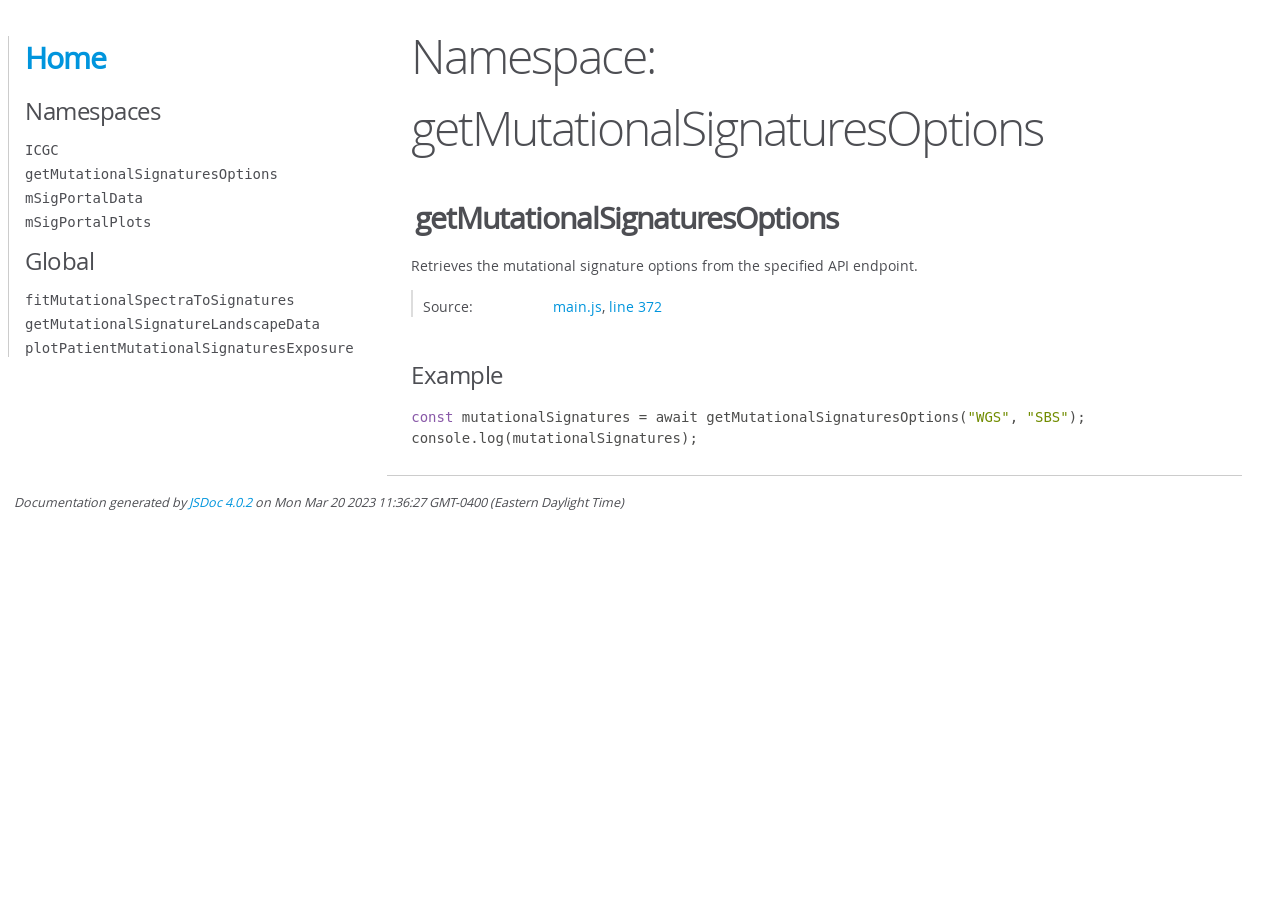
<file: getMutationalSignaturesOptions.html>
<!DOCTYPE html>
<html lang="en">
<head>
    <meta charset="utf-8">
    <title>JSDoc: Namespace: getMutationalSignaturesOptions</title>

    <script src="scripts/prettify/prettify.js"> </script>
    <script src="scripts/prettify/lang-css.js"> </script>
    <!--[if lt IE 9]>
      <script src="//html5shiv.googlecode.com/svn/trunk/html5.js"></script>
    <![endif]-->
    <link type="text/css" rel="stylesheet" href="styles/prettify-tomorrow.css">
    <link type="text/css" rel="stylesheet" href="styles/jsdoc-default.css">
</head>

<body>

<div id="main">

    <h1 class="page-title">Namespace: getMutationalSignaturesOptions</h1>

    




<section>

<header>
    
        <h2>getMutationalSignaturesOptions</h2>
        
    
</header>

<article>
    <div class="container-overview">
    
        
            <div class="description">Retrieves the mutational signature options from the specified API endpoint.</div>
        

        


<dl class="details">

    

    

    

    

    

    

    

    

    

    

    

    

    
    <dt class="tag-source">Source:</dt>
    <dd class="tag-source"><ul class="dummy"><li>
        <a href="main.js.html">main.js</a>, <a href="main.js.html#line372">line 372</a>
    </li></ul></dd>
    

    

    

    
</dl>


        
            <h3>Example</h3>
            
    <pre class="prettyprint"><code>const mutationalSignatures = await getMutationalSignaturesOptions("WGS", "SBS");
console.log(mutationalSignatures);</code></pre>

        
    
    </div>

    

    

    

    

    

    

    

    

    

    
</article>

</section>




</div>

<nav>
    <h2><a href="index.html">Home</a></h2><h3>Namespaces</h3><ul><li><a href="ICGC.html">ICGC</a></li><li><a href="getMutationalSignaturesOptions.html">getMutationalSignaturesOptions</a></li><li><a href="global.html#mSigPortalData">mSigPortalData</a></li><li><a href="mSigPortalPlots.html">mSigPortalPlots</a></li></ul><h3>Global</h3><ul><li><a href="global.html#fitMutationalSpectraToSignatures">fitMutationalSpectraToSignatures</a></li><li><a href="global.html#getMutationalSignatureLandscapeData">getMutationalSignatureLandscapeData</a></li><li><a href="global.html#plotPatientMutationalSignaturesExposure">plotPatientMutationalSignaturesExposure</a></li></ul>
</nav>

<br class="clear">

<footer>
    Documentation generated by <a href="https://github.com/jsdoc/jsdoc">JSDoc 4.0.2</a> on Mon Mar 20 2023 11:36:27 GMT-0400 (Eastern Daylight Time)
</footer>

<script> prettyPrint(); </script>
<script src="scripts/linenumber.js"> </script>
</body>
</html>
</file>
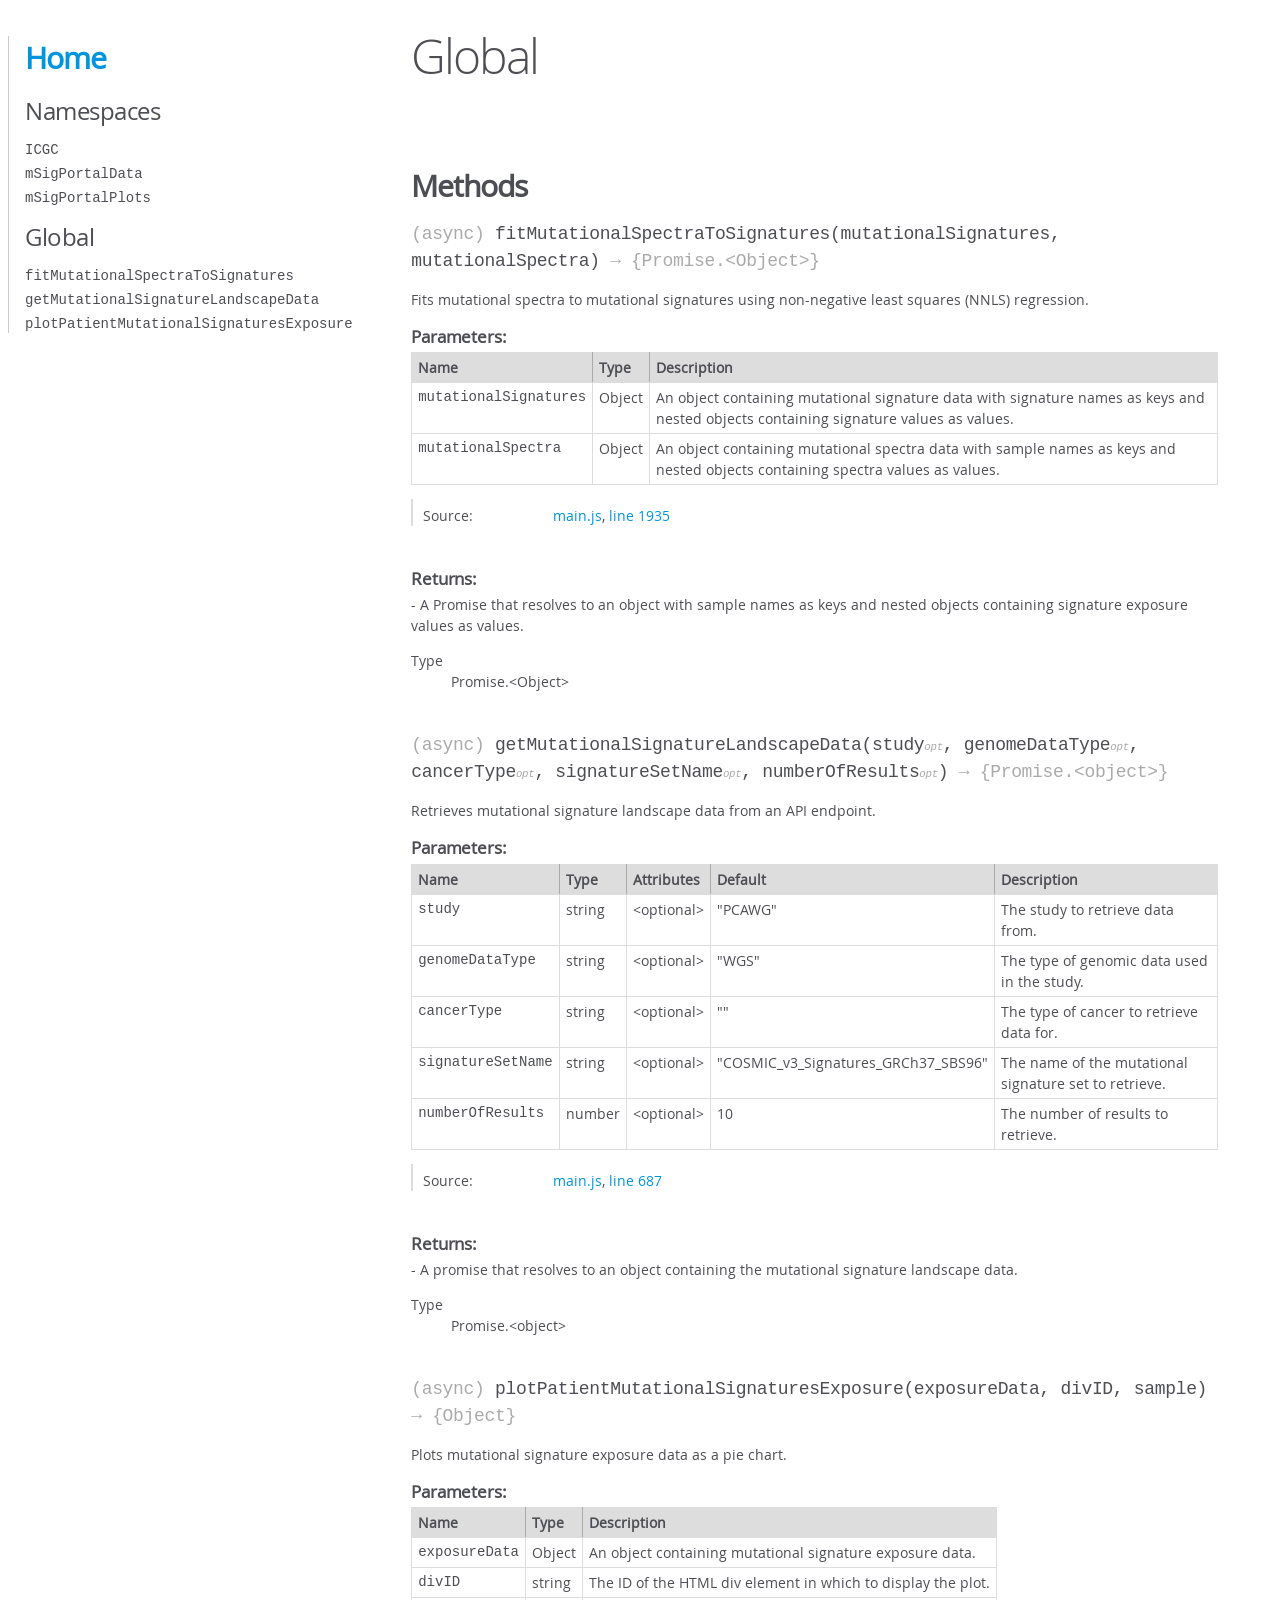
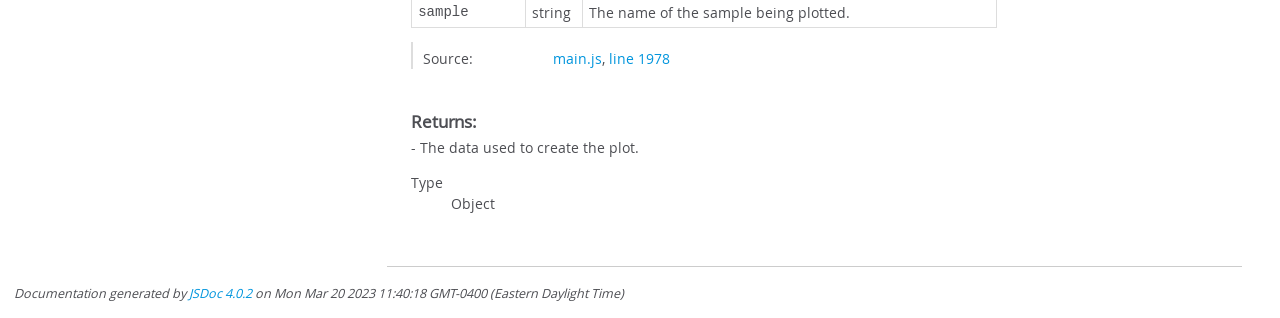
<file: global.html>
<!DOCTYPE html>
<html lang="en">
<head>
    <meta charset="utf-8">
    <title>JSDoc: Global</title>

    <script src="scripts/prettify/prettify.js"> </script>
    <script src="scripts/prettify/lang-css.js"> </script>
    <!--[if lt IE 9]>
      <script src="//html5shiv.googlecode.com/svn/trunk/html5.js"></script>
    <![endif]-->
    <link type="text/css" rel="stylesheet" href="styles/prettify-tomorrow.css">
    <link type="text/css" rel="stylesheet" href="styles/jsdoc-default.css">
</head>

<body>

<div id="main">

    <h1 class="page-title">Global</h1>

    




<section>

<header>
    
        <h2></h2>
        
    
</header>

<article>
    <div class="container-overview">
    
        

        


<dl class="details">

    

    

    

    

    

    

    

    

    

    

    

    

    

    

    

    
</dl>


        
    
    </div>

    

    

    

    

    

    

    

    
        <h3 class="subsection-title">Methods</h3>

        
            

    

    
    <h4 class="name" id="fitMutationalSpectraToSignatures"><span class="type-signature">(async) </span>fitMutationalSpectraToSignatures<span class="signature">(mutationalSignatures, mutationalSpectra)</span><span class="type-signature"> &rarr; {Promise.&lt;Object>}</span></h4>
    

    



<div class="description">
    Fits mutational spectra to mutational signatures using non-negative least squares (NNLS) regression.
</div>









    <h5>Parameters:</h5>
    

<table class="params">
    <thead>
    <tr>
        
        <th>Name</th>
        

        <th>Type</th>

        

        

        <th class="last">Description</th>
    </tr>
    </thead>

    <tbody>
    

        <tr>
            
                <td class="name"><code>mutationalSignatures</code></td>
            

            <td class="type">
            
                
<span class="param-type">Object</span>


            
            </td>

            

            

            <td class="description last">An object containing mutational signature data with signature names as keys and nested objects containing signature values as values.</td>
        </tr>

    

        <tr>
            
                <td class="name"><code>mutationalSpectra</code></td>
            

            <td class="type">
            
                
<span class="param-type">Object</span>


            
            </td>

            

            

            <td class="description last">An object containing mutational spectra data with sample names as keys and nested objects containing spectra values as values.</td>
        </tr>

    
    </tbody>
</table>






<dl class="details">

    

    

    

    

    

    

    

    

    

    

    

    

    
    <dt class="tag-source">Source:</dt>
    <dd class="tag-source"><ul class="dummy"><li>
        <a href="main.js.html">main.js</a>, <a href="main.js.html#line1935">line 1935</a>
    </li></ul></dd>
    

    

    

    
</dl>















<h5>Returns:</h5>

        
<div class="param-desc">
    - A Promise that resolves to an object with sample names as keys and nested objects containing signature exposure values as values.
</div>



<dl>
    <dt>
        Type
    </dt>
    <dd>
        
<span class="param-type">Promise.&lt;Object></span>


    </dd>
</dl>

    





        
            

    

    
    <h4 class="name" id="getMutationalSignatureLandscapeData"><span class="type-signature">(async) </span>getMutationalSignatureLandscapeData<span class="signature">(study<span class="signature-attributes">opt</span>, genomeDataType<span class="signature-attributes">opt</span>, cancerType<span class="signature-attributes">opt</span>, signatureSetName<span class="signature-attributes">opt</span>, numberOfResults<span class="signature-attributes">opt</span>)</span><span class="type-signature"> &rarr; {Promise.&lt;object>}</span></h4>
    

    



<div class="description">
    Retrieves mutational signature landscape data from an API endpoint.
</div>









    <h5>Parameters:</h5>
    

<table class="params">
    <thead>
    <tr>
        
        <th>Name</th>
        

        <th>Type</th>

        
        <th>Attributes</th>
        

        
        <th>Default</th>
        

        <th class="last">Description</th>
    </tr>
    </thead>

    <tbody>
    

        <tr>
            
                <td class="name"><code>study</code></td>
            

            <td class="type">
            
                
<span class="param-type">string</span>


            
            </td>

            
                <td class="attributes">
                
                    &lt;optional><br>
                

                

                
                </td>
            

            
                <td class="default">
                
                    "PCAWG"
                
                </td>
            

            <td class="description last">The study to retrieve data from.</td>
        </tr>

    

        <tr>
            
                <td class="name"><code>genomeDataType</code></td>
            

            <td class="type">
            
                
<span class="param-type">string</span>


            
            </td>

            
                <td class="attributes">
                
                    &lt;optional><br>
                

                

                
                </td>
            

            
                <td class="default">
                
                    "WGS"
                
                </td>
            

            <td class="description last">The type of genomic data used in the study.</td>
        </tr>

    

        <tr>
            
                <td class="name"><code>cancerType</code></td>
            

            <td class="type">
            
                
<span class="param-type">string</span>


            
            </td>

            
                <td class="attributes">
                
                    &lt;optional><br>
                

                

                
                </td>
            

            
                <td class="default">
                
                    ""
                
                </td>
            

            <td class="description last">The type of cancer to retrieve data for.</td>
        </tr>

    

        <tr>
            
                <td class="name"><code>signatureSetName</code></td>
            

            <td class="type">
            
                
<span class="param-type">string</span>


            
            </td>

            
                <td class="attributes">
                
                    &lt;optional><br>
                

                

                
                </td>
            

            
                <td class="default">
                
                    "COSMIC_v3_Signatures_GRCh37_SBS96"
                
                </td>
            

            <td class="description last">The name of the mutational signature set to retrieve.</td>
        </tr>

    

        <tr>
            
                <td class="name"><code>numberOfResults</code></td>
            

            <td class="type">
            
                
<span class="param-type">number</span>


            
            </td>

            
                <td class="attributes">
                
                    &lt;optional><br>
                

                

                
                </td>
            

            
                <td class="default">
                
                    10
                
                </td>
            

            <td class="description last">The number of results to retrieve.</td>
        </tr>

    
    </tbody>
</table>






<dl class="details">

    

    

    

    

    

    

    

    

    

    

    

    

    
    <dt class="tag-source">Source:</dt>
    <dd class="tag-source"><ul class="dummy"><li>
        <a href="main.js.html">main.js</a>, <a href="main.js.html#line687">line 687</a>
    </li></ul></dd>
    

    

    

    
</dl>















<h5>Returns:</h5>

        
<div class="param-desc">
    - A promise that resolves to an object containing the mutational signature landscape data.
</div>



<dl>
    <dt>
        Type
    </dt>
    <dd>
        
<span class="param-type">Promise.&lt;object></span>


    </dd>
</dl>

    





        
            

    

    
    <h4 class="name" id="plotPatientMutationalSignaturesExposure"><span class="type-signature">(async) </span>plotPatientMutationalSignaturesExposure<span class="signature">(exposureData, divID, sample)</span><span class="type-signature"> &rarr; {Object}</span></h4>
    

    



<div class="description">
    Plots mutational signature exposure data as a pie chart.
</div>









    <h5>Parameters:</h5>
    

<table class="params">
    <thead>
    <tr>
        
        <th>Name</th>
        

        <th>Type</th>

        

        

        <th class="last">Description</th>
    </tr>
    </thead>

    <tbody>
    

        <tr>
            
                <td class="name"><code>exposureData</code></td>
            

            <td class="type">
            
                
<span class="param-type">Object</span>


            
            </td>

            

            

            <td class="description last">An object containing mutational signature exposure data.</td>
        </tr>

    

        <tr>
            
                <td class="name"><code>divID</code></td>
            

            <td class="type">
            
                
<span class="param-type">string</span>


            
            </td>

            

            

            <td class="description last">The ID of the HTML div element in which to display the plot.</td>
        </tr>

    

        <tr>
            
                <td class="name"><code>sample</code></td>
            

            <td class="type">
            
                
<span class="param-type">string</span>


            
            </td>

            

            

            <td class="description last">The name of the sample being plotted.</td>
        </tr>

    
    </tbody>
</table>






<dl class="details">

    

    

    

    

    

    

    

    

    

    

    

    

    
    <dt class="tag-source">Source:</dt>
    <dd class="tag-source"><ul class="dummy"><li>
        <a href="main.js.html">main.js</a>, <a href="main.js.html#line1978">line 1978</a>
    </li></ul></dd>
    

    

    

    
</dl>















<h5>Returns:</h5>

        
<div class="param-desc">
    - The data used to create the plot.
</div>



<dl>
    <dt>
        Type
    </dt>
    <dd>
        
<span class="param-type">Object</span>


    </dd>
</dl>

    





        
    

    

    
</article>

</section>




</div>

<nav>
    <h2><a href="index.html">Home</a></h2><h3>Namespaces</h3><ul><li><a href="ICGC.html">ICGC</a></li><li><a href="mSigPortalData.html">mSigPortalData</a></li><li><a href="mSigPortalPlots.html">mSigPortalPlots</a></li></ul><h3>Global</h3><ul><li><a href="global.html#fitMutationalSpectraToSignatures">fitMutationalSpectraToSignatures</a></li><li><a href="global.html#getMutationalSignatureLandscapeData">getMutationalSignatureLandscapeData</a></li><li><a href="global.html#plotPatientMutationalSignaturesExposure">plotPatientMutationalSignaturesExposure</a></li></ul>
</nav>

<br class="clear">

<footer>
    Documentation generated by <a href="https://github.com/jsdoc/jsdoc">JSDoc 4.0.2</a> on Mon Mar 20 2023 11:40:18 GMT-0400 (Eastern Daylight Time)
</footer>

<script> prettyPrint(); </script>
<script src="scripts/linenumber.js"> </script>
</body>
</html>
</file>
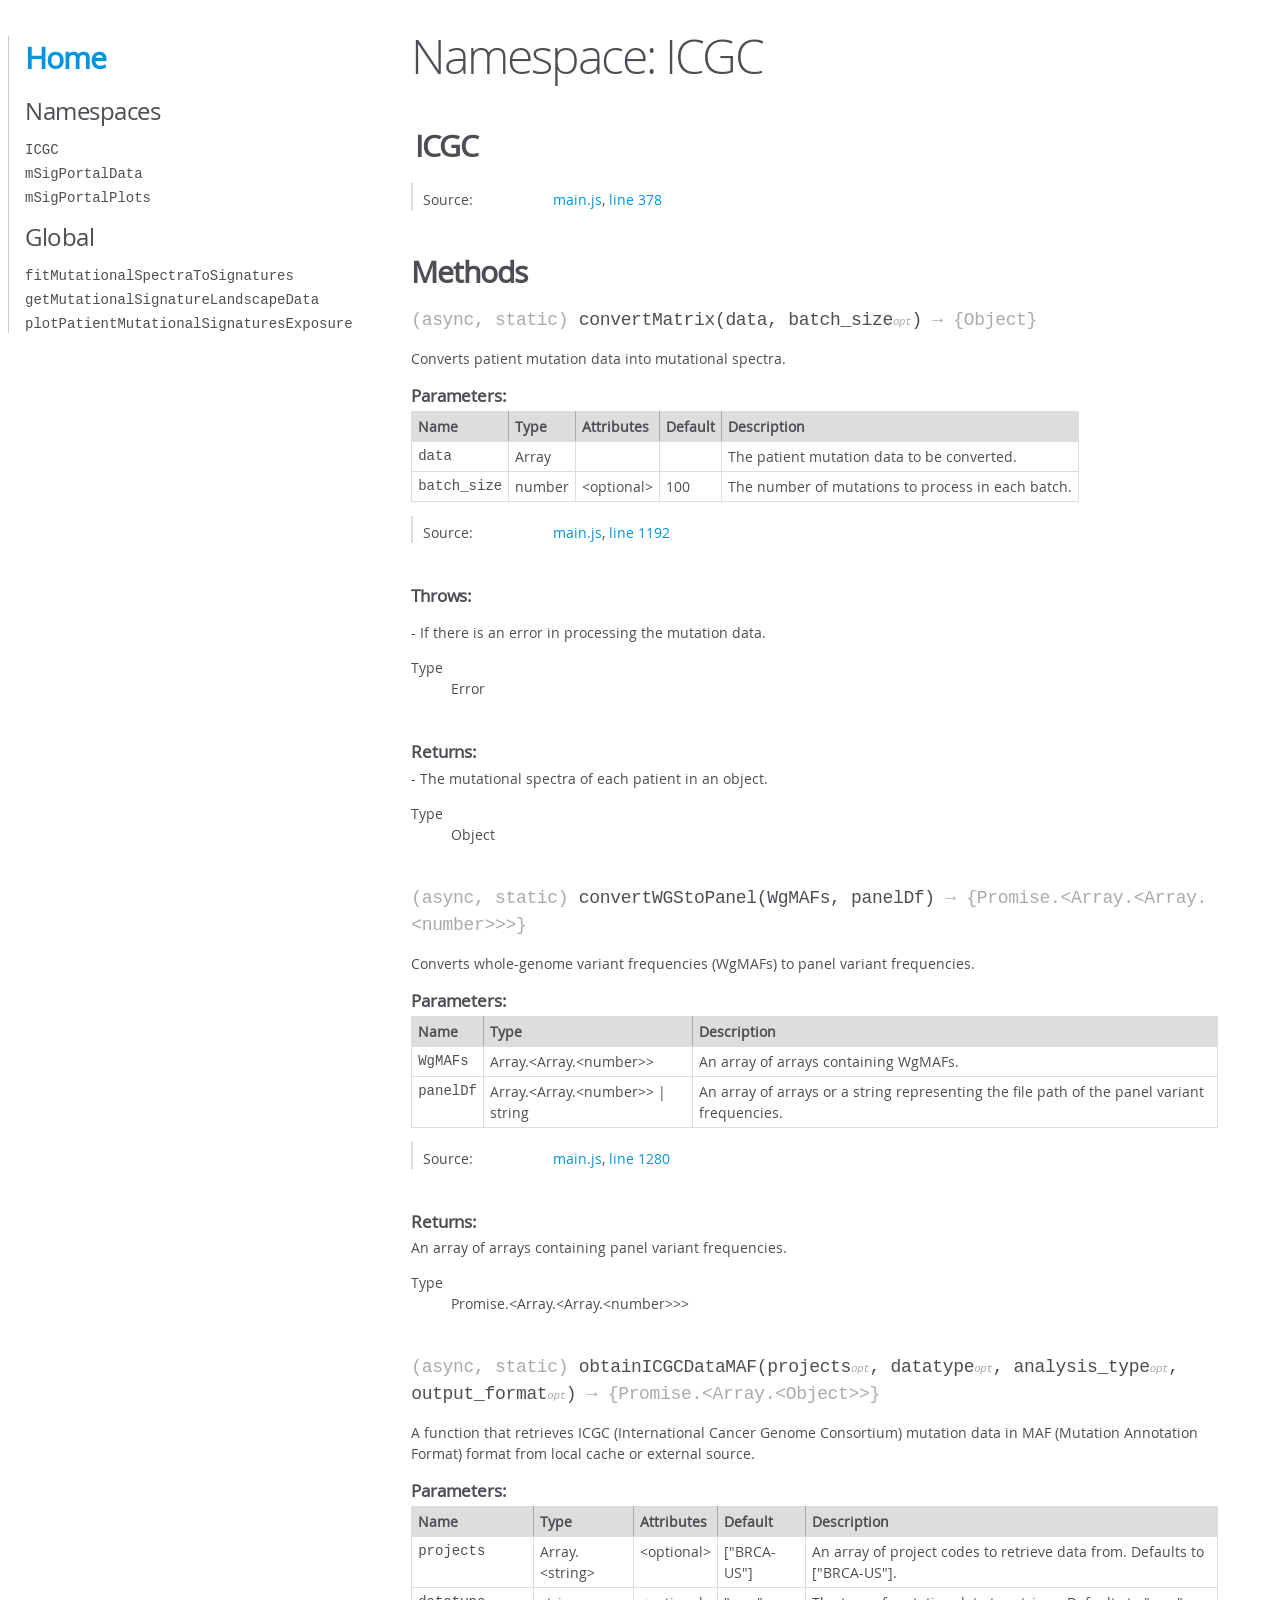
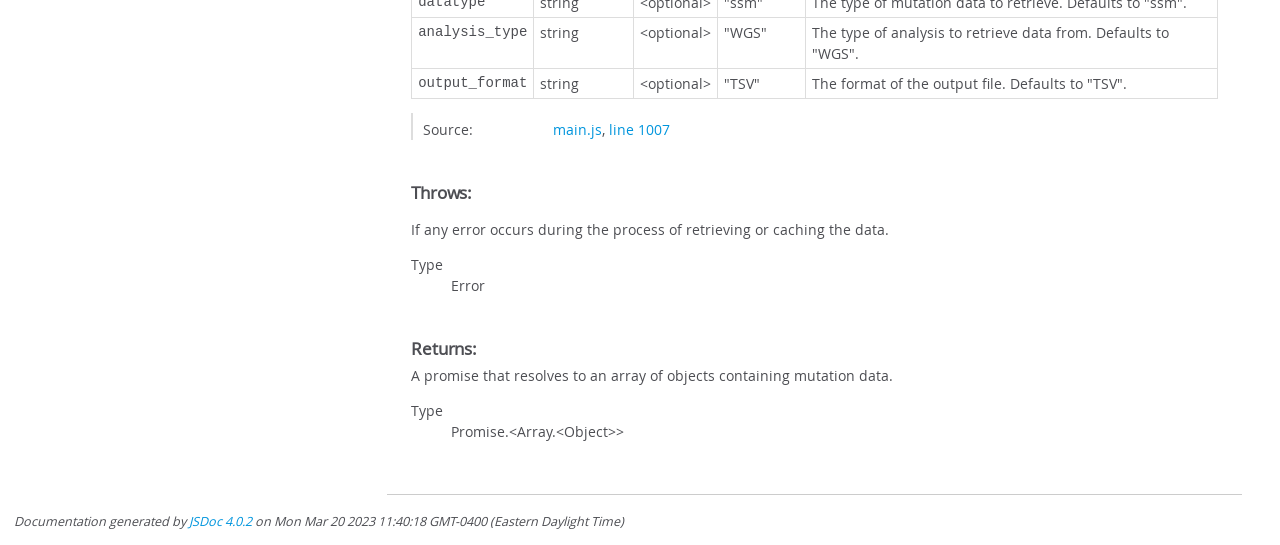
<file: ICGC.html>
<!DOCTYPE html>
<html lang="en">
<head>
    <meta charset="utf-8">
    <title>JSDoc: Namespace: ICGC</title>

    <script src="scripts/prettify/prettify.js"> </script>
    <script src="scripts/prettify/lang-css.js"> </script>
    <!--[if lt IE 9]>
      <script src="//html5shiv.googlecode.com/svn/trunk/html5.js"></script>
    <![endif]-->
    <link type="text/css" rel="stylesheet" href="styles/prettify-tomorrow.css">
    <link type="text/css" rel="stylesheet" href="styles/jsdoc-default.css">
</head>

<body>

<div id="main">

    <h1 class="page-title">Namespace: ICGC</h1>

    




<section>

<header>
    
        <h2>ICGC</h2>
        
    
</header>

<article>
    <div class="container-overview">
    
        

        


<dl class="details">

    

    

    

    

    

    

    

    

    

    

    

    

    
    <dt class="tag-source">Source:</dt>
    <dd class="tag-source"><ul class="dummy"><li>
        <a href="main.js.html">main.js</a>, <a href="main.js.html#line378">line 378</a>
    </li></ul></dd>
    

    

    

    
</dl>


        
    
    </div>

    

    

    

    

    

    

    

    
        <h3 class="subsection-title">Methods</h3>

        
            

    

    
    <h4 class="name" id=".convertMatrix"><span class="type-signature">(async, static) </span>convertMatrix<span class="signature">(data, batch_size<span class="signature-attributes">opt</span>)</span><span class="type-signature"> &rarr; {Object}</span></h4>
    

    



<div class="description">
    Converts patient mutation data into mutational spectra.
</div>









    <h5>Parameters:</h5>
    

<table class="params">
    <thead>
    <tr>
        
        <th>Name</th>
        

        <th>Type</th>

        
        <th>Attributes</th>
        

        
        <th>Default</th>
        

        <th class="last">Description</th>
    </tr>
    </thead>

    <tbody>
    

        <tr>
            
                <td class="name"><code>data</code></td>
            

            <td class="type">
            
                
<span class="param-type">Array</span>


            
            </td>

            
                <td class="attributes">
                

                

                
                </td>
            

            
                <td class="default">
                
                </td>
            

            <td class="description last">The patient mutation data to be converted.</td>
        </tr>

    

        <tr>
            
                <td class="name"><code>batch_size</code></td>
            

            <td class="type">
            
                
<span class="param-type">number</span>


            
            </td>

            
                <td class="attributes">
                
                    &lt;optional><br>
                

                

                
                </td>
            

            
                <td class="default">
                
                    100
                
                </td>
            

            <td class="description last">The number of mutations to process in each batch.</td>
        </tr>

    
    </tbody>
</table>






<dl class="details">

    

    

    

    

    

    

    

    

    

    

    

    

    
    <dt class="tag-source">Source:</dt>
    <dd class="tag-source"><ul class="dummy"><li>
        <a href="main.js.html">main.js</a>, <a href="main.js.html#line1192">line 1192</a>
    </li></ul></dd>
    

    

    

    
</dl>













<h5>Throws:</h5>

        

<dl>
    <dt>
        <div class="param-desc">
        - If there is an error in processing the mutation data.
        </div>
    </dt>
    <dd></dd>
    <dt>
        <dl>
            <dt>
                Type
            </dt>
            <dd>
                
<span class="param-type">Error</span>


            </dd>
        </dl>
    </dt>
    <dd></dd>
</dl>


    


<h5>Returns:</h5>

        
<div class="param-desc">
    - The mutational spectra of each patient in an object.
</div>



<dl>
    <dt>
        Type
    </dt>
    <dd>
        
<span class="param-type">Object</span>


    </dd>
</dl>

    





        
            

    

    
    <h4 class="name" id=".convertWGStoPanel"><span class="type-signature">(async, static) </span>convertWGStoPanel<span class="signature">(WgMAFs, panelDf)</span><span class="type-signature"> &rarr; {Promise.&lt;Array.&lt;Array.&lt;number>>>}</span></h4>
    

    



<div class="description">
    Converts whole-genome variant frequencies (WgMAFs) to panel variant frequencies.
</div>









    <h5>Parameters:</h5>
    

<table class="params">
    <thead>
    <tr>
        
        <th>Name</th>
        

        <th>Type</th>

        

        

        <th class="last">Description</th>
    </tr>
    </thead>

    <tbody>
    

        <tr>
            
                <td class="name"><code>WgMAFs</code></td>
            

            <td class="type">
            
                
<span class="param-type">Array.&lt;Array.&lt;number>></span>


            
            </td>

            

            

            <td class="description last">An array of arrays containing WgMAFs.</td>
        </tr>

    

        <tr>
            
                <td class="name"><code>panelDf</code></td>
            

            <td class="type">
            
                
<span class="param-type">Array.&lt;Array.&lt;number>></span>
|

<span class="param-type">string</span>


            
            </td>

            

            

            <td class="description last">An array of arrays or a string representing the file path of the panel variant frequencies.</td>
        </tr>

    
    </tbody>
</table>






<dl class="details">

    

    

    

    

    

    

    

    

    

    

    

    

    
    <dt class="tag-source">Source:</dt>
    <dd class="tag-source"><ul class="dummy"><li>
        <a href="main.js.html">main.js</a>, <a href="main.js.html#line1280">line 1280</a>
    </li></ul></dd>
    

    

    

    
</dl>















<h5>Returns:</h5>

        
<div class="param-desc">
    An array of arrays containing panel variant frequencies.
</div>



<dl>
    <dt>
        Type
    </dt>
    <dd>
        
<span class="param-type">Promise.&lt;Array.&lt;Array.&lt;number>>></span>


    </dd>
</dl>

    





        
            

    

    
    <h4 class="name" id=".obtainICGCDataMAF"><span class="type-signature">(async, static) </span>obtainICGCDataMAF<span class="signature">(projects<span class="signature-attributes">opt</span>, datatype<span class="signature-attributes">opt</span>, analysis_type<span class="signature-attributes">opt</span>, output_format<span class="signature-attributes">opt</span>)</span><span class="type-signature"> &rarr; {Promise.&lt;Array.&lt;Object>>}</span></h4>
    

    



<div class="description">
    A function that retrieves ICGC (International Cancer Genome Consortium) mutation data in MAF (Mutation Annotation Format) format from local cache or external source.
</div>









    <h5>Parameters:</h5>
    

<table class="params">
    <thead>
    <tr>
        
        <th>Name</th>
        

        <th>Type</th>

        
        <th>Attributes</th>
        

        
        <th>Default</th>
        

        <th class="last">Description</th>
    </tr>
    </thead>

    <tbody>
    

        <tr>
            
                <td class="name"><code>projects</code></td>
            

            <td class="type">
            
                
<span class="param-type">Array.&lt;string></span>


            
            </td>

            
                <td class="attributes">
                
                    &lt;optional><br>
                

                

                
                </td>
            

            
                <td class="default">
                
                    ["BRCA-US"]
                
                </td>
            

            <td class="description last">An array of project codes to retrieve data from. Defaults to ["BRCA-US"].</td>
        </tr>

    

        <tr>
            
                <td class="name"><code>datatype</code></td>
            

            <td class="type">
            
                
<span class="param-type">string</span>


            
            </td>

            
                <td class="attributes">
                
                    &lt;optional><br>
                

                

                
                </td>
            

            
                <td class="default">
                
                    "ssm"
                
                </td>
            

            <td class="description last">The type of mutation data to retrieve. Defaults to "ssm".</td>
        </tr>

    

        <tr>
            
                <td class="name"><code>analysis_type</code></td>
            

            <td class="type">
            
                
<span class="param-type">string</span>


            
            </td>

            
                <td class="attributes">
                
                    &lt;optional><br>
                

                

                
                </td>
            

            
                <td class="default">
                
                    "WGS"
                
                </td>
            

            <td class="description last">The type of analysis to retrieve data from. Defaults to "WGS".</td>
        </tr>

    

        <tr>
            
                <td class="name"><code>output_format</code></td>
            

            <td class="type">
            
                
<span class="param-type">string</span>


            
            </td>

            
                <td class="attributes">
                
                    &lt;optional><br>
                

                

                
                </td>
            

            
                <td class="default">
                
                    "TSV"
                
                </td>
            

            <td class="description last">The format of the output file. Defaults to "TSV".</td>
        </tr>

    
    </tbody>
</table>






<dl class="details">

    

    

    

    

    

    

    

    

    

    

    

    

    
    <dt class="tag-source">Source:</dt>
    <dd class="tag-source"><ul class="dummy"><li>
        <a href="main.js.html">main.js</a>, <a href="main.js.html#line1007">line 1007</a>
    </li></ul></dd>
    

    

    

    
</dl>













<h5>Throws:</h5>

        

<dl>
    <dt>
        <div class="param-desc">
        If any error occurs during the process of retrieving or caching the data.
        </div>
    </dt>
    <dd></dd>
    <dt>
        <dl>
            <dt>
                Type
            </dt>
            <dd>
                
<span class="param-type">Error</span>


            </dd>
        </dl>
    </dt>
    <dd></dd>
</dl>


    


<h5>Returns:</h5>

        
<div class="param-desc">
    A promise that resolves to an array of objects containing mutation data.
</div>



<dl>
    <dt>
        Type
    </dt>
    <dd>
        
<span class="param-type">Promise.&lt;Array.&lt;Object>></span>


    </dd>
</dl>

    





        
    

    

    
</article>

</section>




</div>

<nav>
    <h2><a href="index.html">Home</a></h2><h3>Namespaces</h3><ul><li><a href="ICGC.html">ICGC</a></li><li><a href="mSigPortalData.html">mSigPortalData</a></li><li><a href="mSigPortalPlots.html">mSigPortalPlots</a></li></ul><h3>Global</h3><ul><li><a href="global.html#fitMutationalSpectraToSignatures">fitMutationalSpectraToSignatures</a></li><li><a href="global.html#getMutationalSignatureLandscapeData">getMutationalSignatureLandscapeData</a></li><li><a href="global.html#plotPatientMutationalSignaturesExposure">plotPatientMutationalSignaturesExposure</a></li></ul>
</nav>

<br class="clear">

<footer>
    Documentation generated by <a href="https://github.com/jsdoc/jsdoc">JSDoc 4.0.2</a> on Mon Mar 20 2023 11:40:18 GMT-0400 (Eastern Daylight Time)
</footer>

<script> prettyPrint(); </script>
<script src="scripts/linenumber.js"> </script>
</body>
</html>
</file>
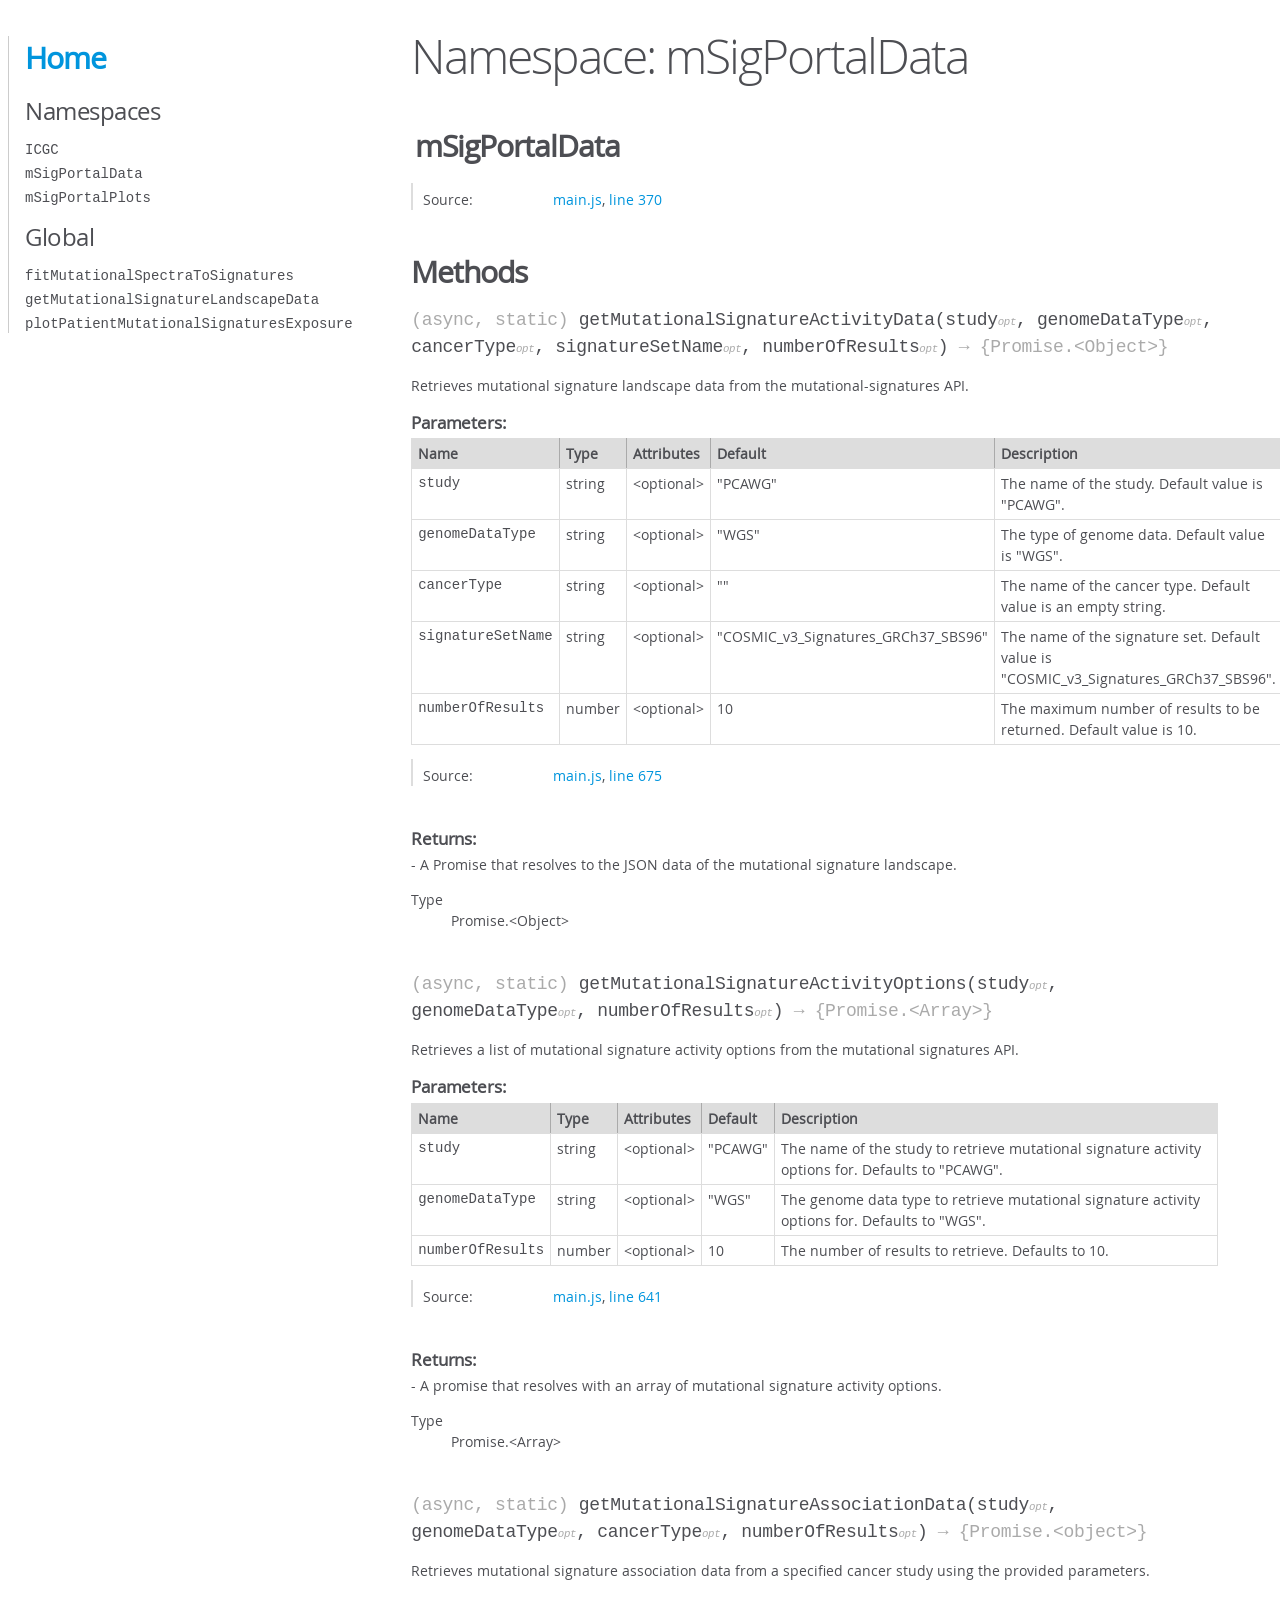
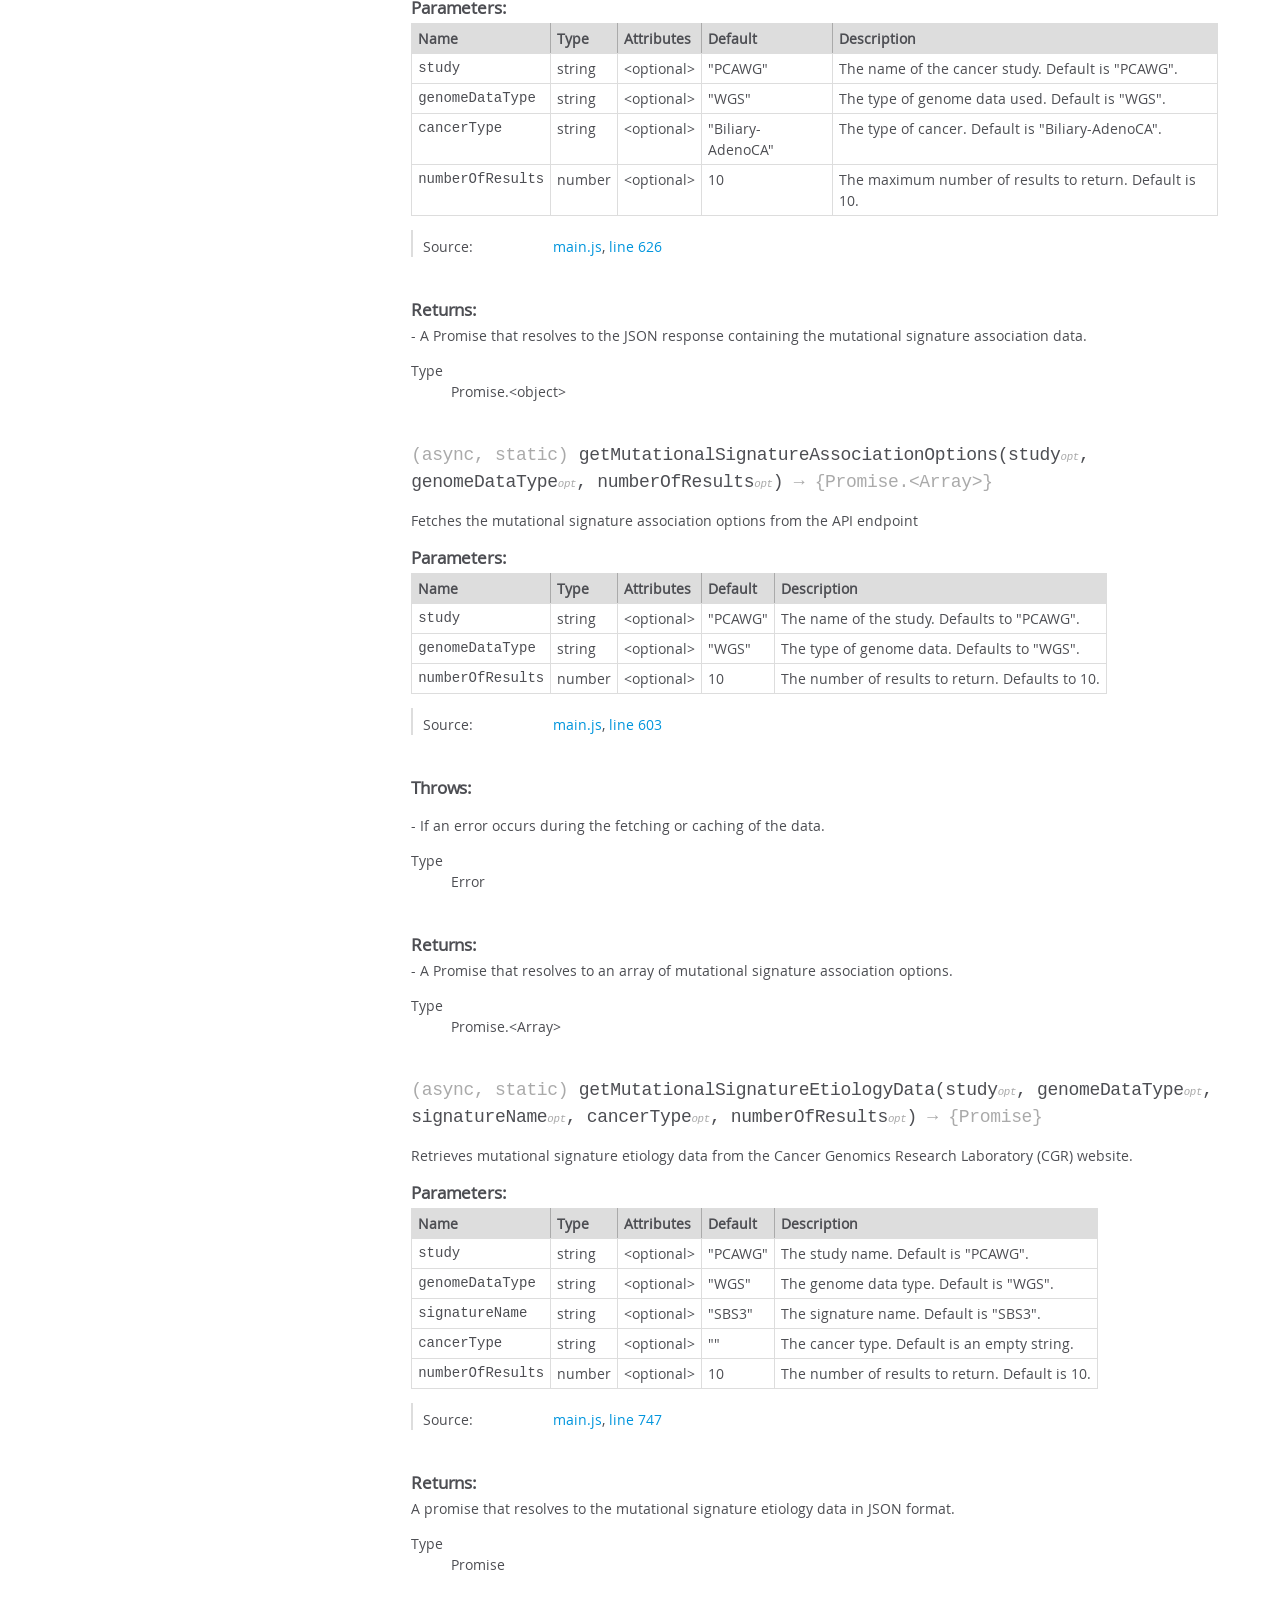
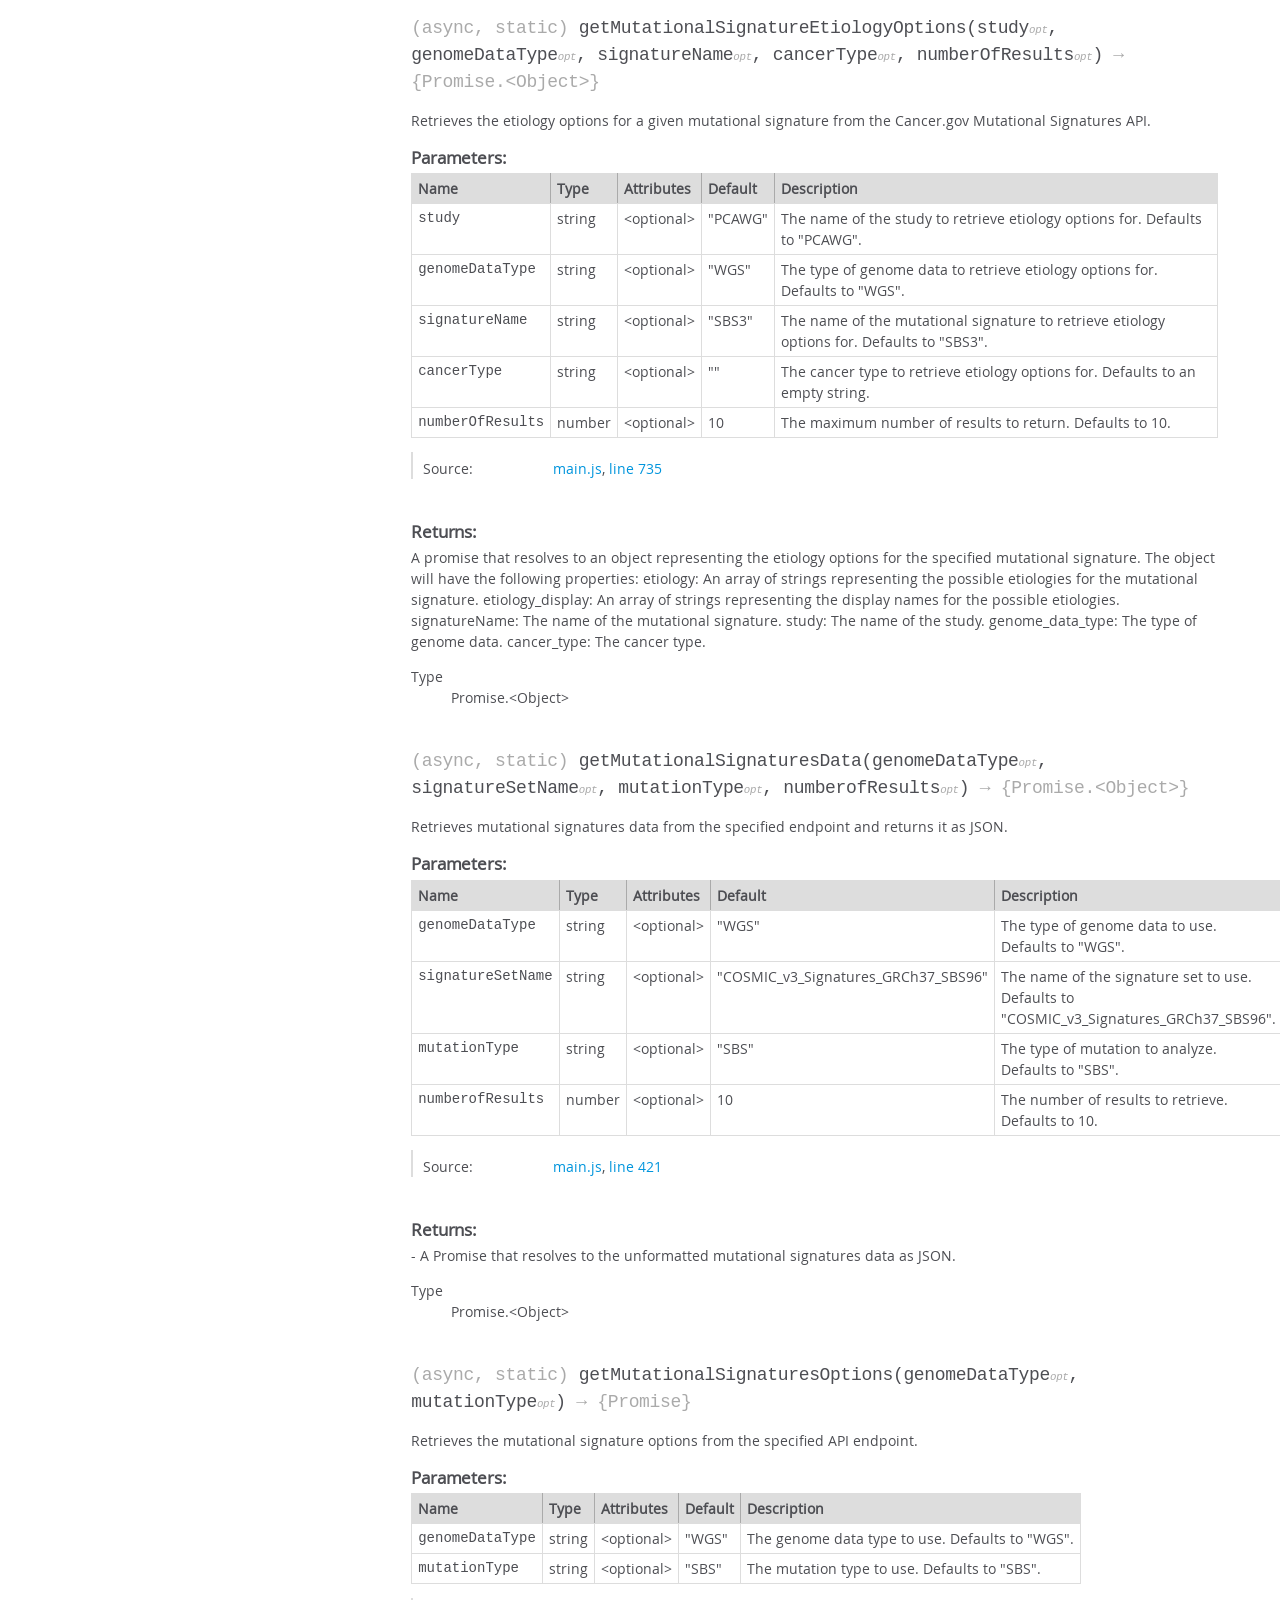
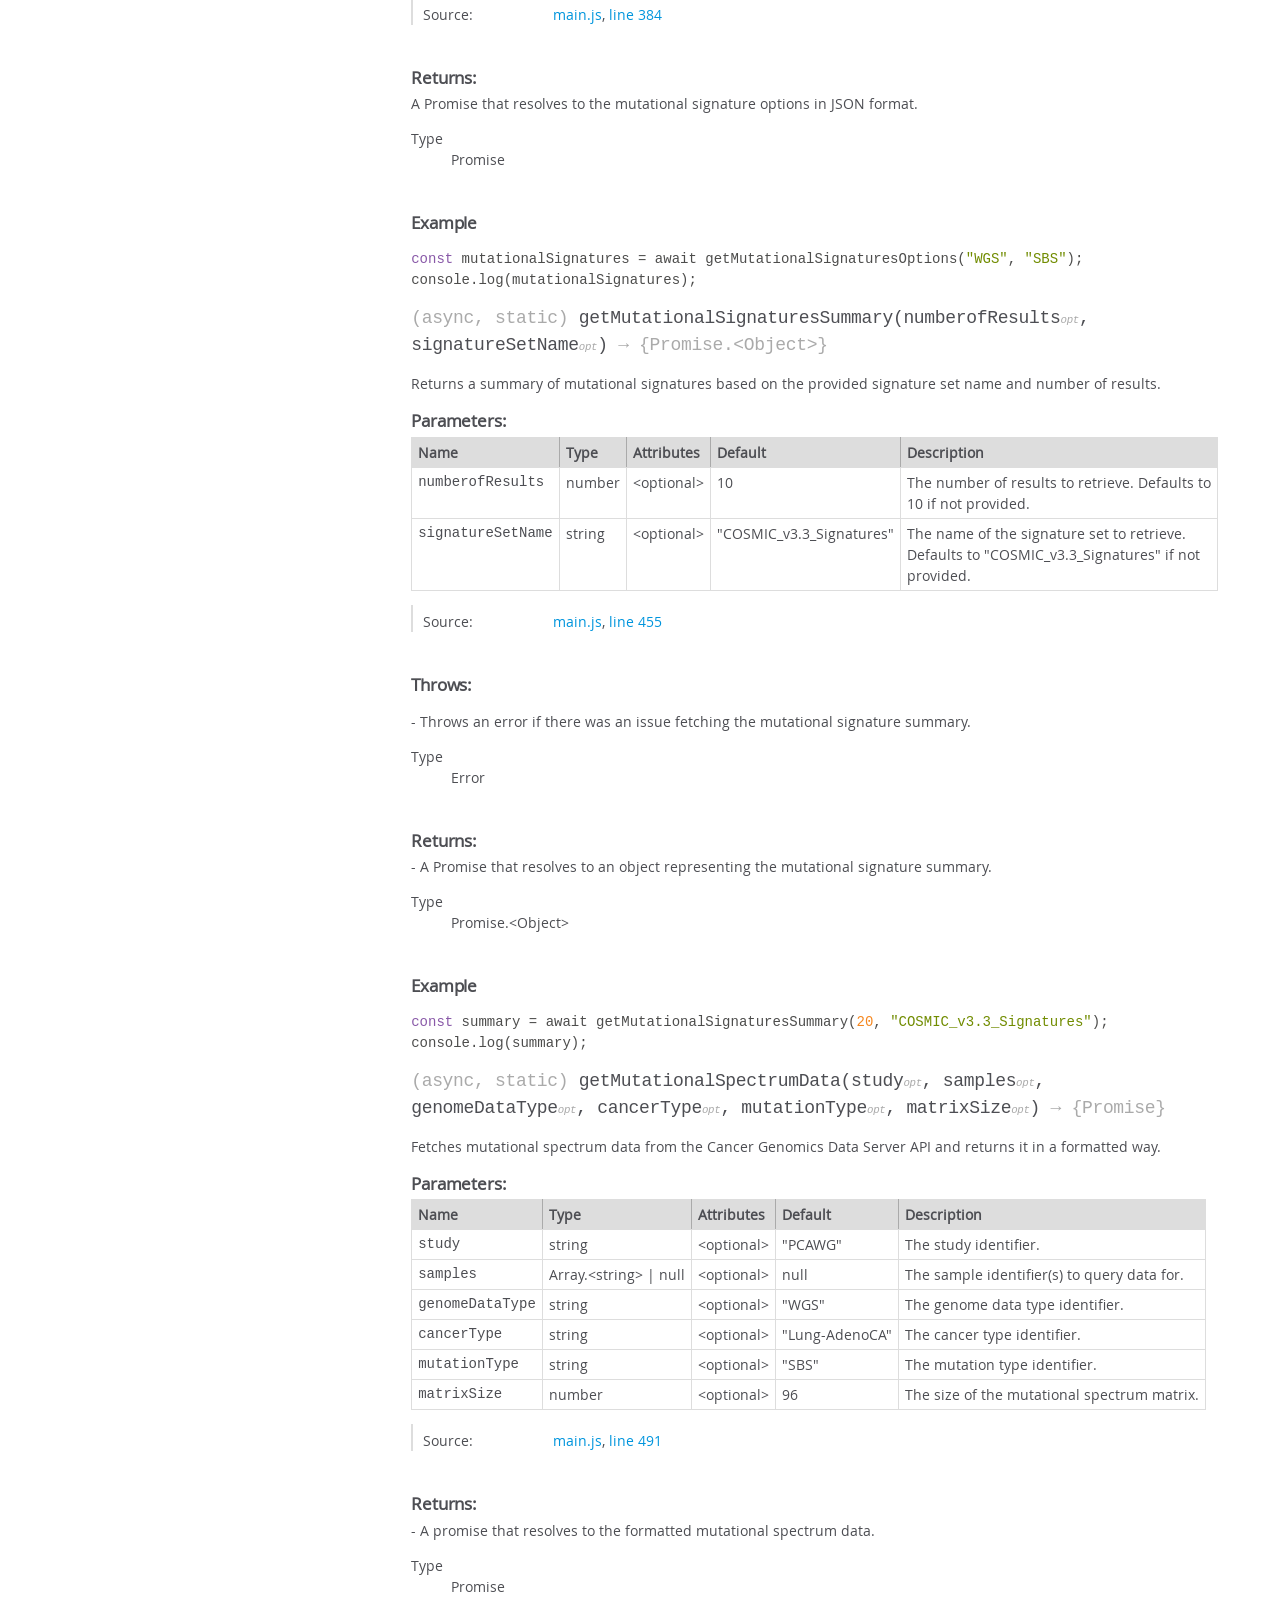
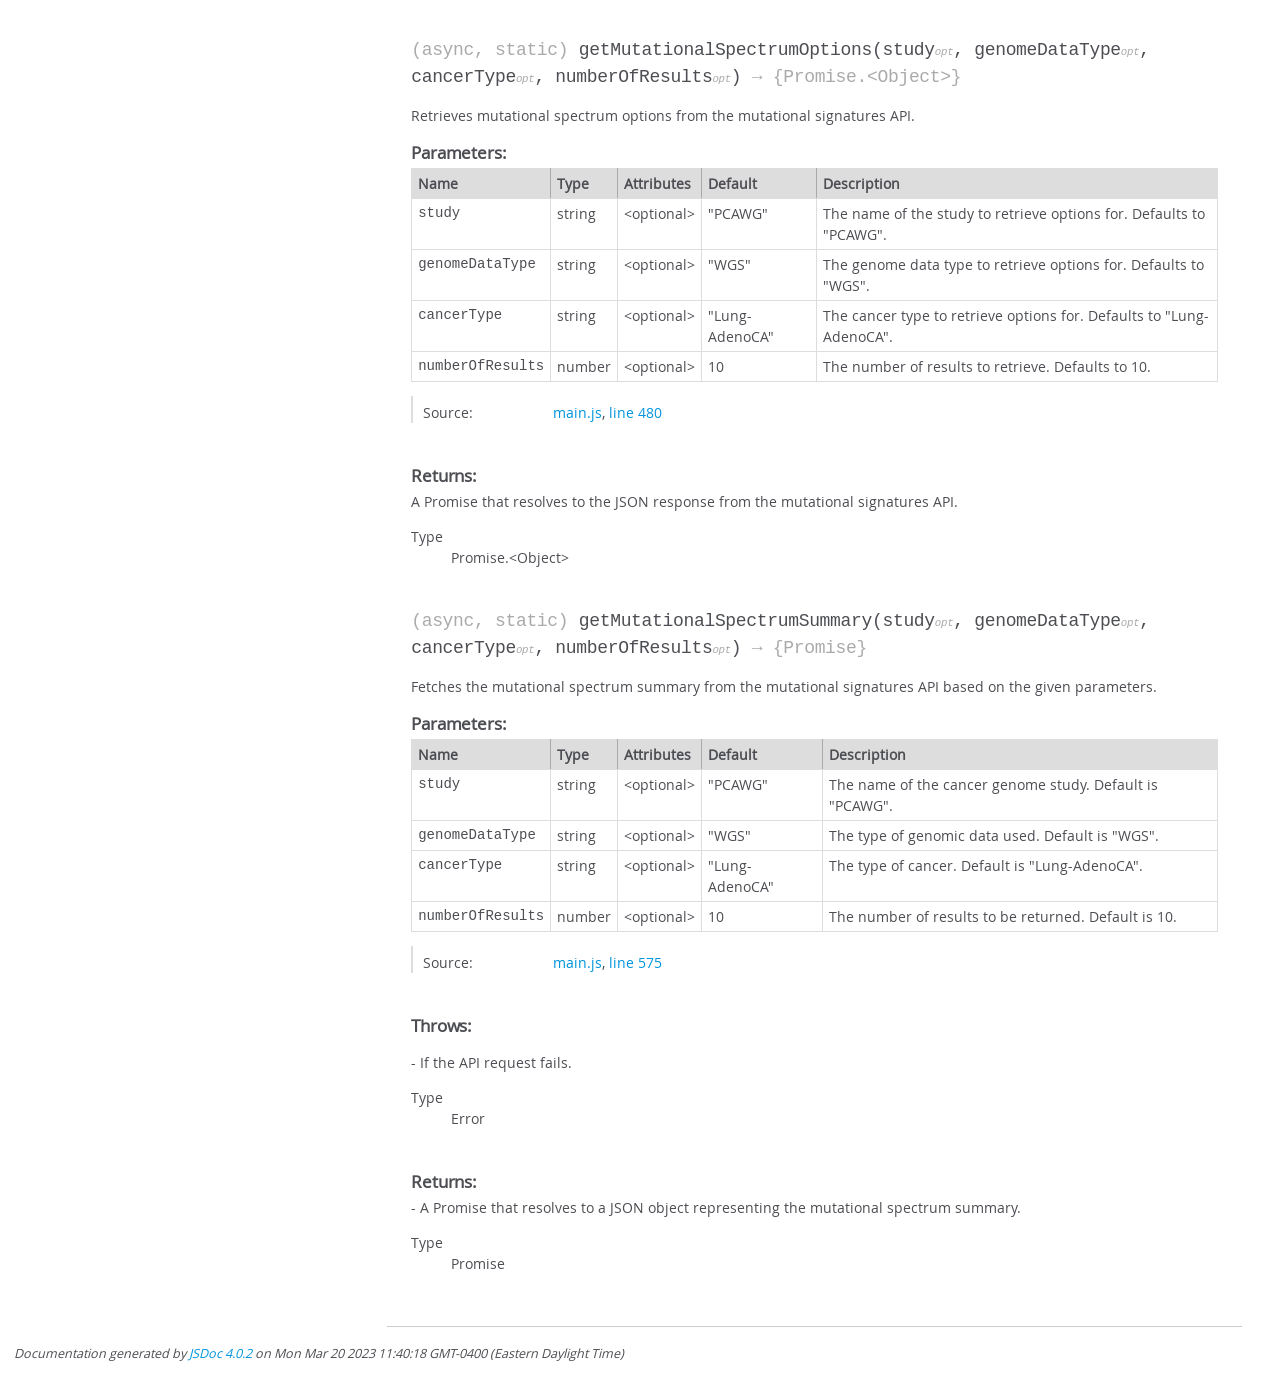
<file: mSigPortalData.html>
<!DOCTYPE html>
<html lang="en">
<head>
    <meta charset="utf-8">
    <title>JSDoc: Namespace: mSigPortalData</title>

    <script src="scripts/prettify/prettify.js"> </script>
    <script src="scripts/prettify/lang-css.js"> </script>
    <!--[if lt IE 9]>
      <script src="//html5shiv.googlecode.com/svn/trunk/html5.js"></script>
    <![endif]-->
    <link type="text/css" rel="stylesheet" href="styles/prettify-tomorrow.css">
    <link type="text/css" rel="stylesheet" href="styles/jsdoc-default.css">
</head>

<body>

<div id="main">

    <h1 class="page-title">Namespace: mSigPortalData</h1>

    




<section>

<header>
    
        <h2>mSigPortalData</h2>
        
    
</header>

<article>
    <div class="container-overview">
    
        

        


<dl class="details">

    

    

    

    

    

    

    

    

    

    

    

    

    
    <dt class="tag-source">Source:</dt>
    <dd class="tag-source"><ul class="dummy"><li>
        <a href="main.js.html">main.js</a>, <a href="main.js.html#line370">line 370</a>
    </li></ul></dd>
    

    

    

    
</dl>


        
    
    </div>

    

    

    

    

    

    

    

    
        <h3 class="subsection-title">Methods</h3>

        
            

    

    
    <h4 class="name" id=".getMutationalSignatureActivityData"><span class="type-signature">(async, static) </span>getMutationalSignatureActivityData<span class="signature">(study<span class="signature-attributes">opt</span>, genomeDataType<span class="signature-attributes">opt</span>, cancerType<span class="signature-attributes">opt</span>, signatureSetName<span class="signature-attributes">opt</span>, numberOfResults<span class="signature-attributes">opt</span>)</span><span class="type-signature"> &rarr; {Promise.&lt;Object>}</span></h4>
    

    



<div class="description">
    Retrieves mutational signature landscape data from the mutational-signatures API.
</div>









    <h5>Parameters:</h5>
    

<table class="params">
    <thead>
    <tr>
        
        <th>Name</th>
        

        <th>Type</th>

        
        <th>Attributes</th>
        

        
        <th>Default</th>
        

        <th class="last">Description</th>
    </tr>
    </thead>

    <tbody>
    

        <tr>
            
                <td class="name"><code>study</code></td>
            

            <td class="type">
            
                
<span class="param-type">string</span>


            
            </td>

            
                <td class="attributes">
                
                    &lt;optional><br>
                

                

                
                </td>
            

            
                <td class="default">
                
                    "PCAWG"
                
                </td>
            

            <td class="description last">The name of the study. Default value is "PCAWG".</td>
        </tr>

    

        <tr>
            
                <td class="name"><code>genomeDataType</code></td>
            

            <td class="type">
            
                
<span class="param-type">string</span>


            
            </td>

            
                <td class="attributes">
                
                    &lt;optional><br>
                

                

                
                </td>
            

            
                <td class="default">
                
                    "WGS"
                
                </td>
            

            <td class="description last">The type of genome data. Default value is "WGS".</td>
        </tr>

    

        <tr>
            
                <td class="name"><code>cancerType</code></td>
            

            <td class="type">
            
                
<span class="param-type">string</span>


            
            </td>

            
                <td class="attributes">
                
                    &lt;optional><br>
                

                

                
                </td>
            

            
                <td class="default">
                
                    ""
                
                </td>
            

            <td class="description last">The name of the cancer type. Default value is an empty string.</td>
        </tr>

    

        <tr>
            
                <td class="name"><code>signatureSetName</code></td>
            

            <td class="type">
            
                
<span class="param-type">string</span>


            
            </td>

            
                <td class="attributes">
                
                    &lt;optional><br>
                

                

                
                </td>
            

            
                <td class="default">
                
                    "COSMIC_v3_Signatures_GRCh37_SBS96"
                
                </td>
            

            <td class="description last">The name of the signature set. Default value is "COSMIC_v3_Signatures_GRCh37_SBS96".</td>
        </tr>

    

        <tr>
            
                <td class="name"><code>numberOfResults</code></td>
            

            <td class="type">
            
                
<span class="param-type">number</span>


            
            </td>

            
                <td class="attributes">
                
                    &lt;optional><br>
                

                

                
                </td>
            

            
                <td class="default">
                
                    10
                
                </td>
            

            <td class="description last">The maximum number of results to be returned. Default value is 10.</td>
        </tr>

    
    </tbody>
</table>






<dl class="details">

    

    

    

    

    

    

    

    

    

    

    

    

    
    <dt class="tag-source">Source:</dt>
    <dd class="tag-source"><ul class="dummy"><li>
        <a href="main.js.html">main.js</a>, <a href="main.js.html#line675">line 675</a>
    </li></ul></dd>
    

    

    

    
</dl>















<h5>Returns:</h5>

        
<div class="param-desc">
    - A Promise that resolves to the JSON data of the mutational signature landscape.
</div>



<dl>
    <dt>
        Type
    </dt>
    <dd>
        
<span class="param-type">Promise.&lt;Object></span>


    </dd>
</dl>

    





        
            

    

    
    <h4 class="name" id=".getMutationalSignatureActivityOptions"><span class="type-signature">(async, static) </span>getMutationalSignatureActivityOptions<span class="signature">(study<span class="signature-attributes">opt</span>, genomeDataType<span class="signature-attributes">opt</span>, numberOfResults<span class="signature-attributes">opt</span>)</span><span class="type-signature"> &rarr; {Promise.&lt;Array>}</span></h4>
    

    



<div class="description">
    Retrieves a list of mutational signature activity options from the mutational signatures API.
</div>









    <h5>Parameters:</h5>
    

<table class="params">
    <thead>
    <tr>
        
        <th>Name</th>
        

        <th>Type</th>

        
        <th>Attributes</th>
        

        
        <th>Default</th>
        

        <th class="last">Description</th>
    </tr>
    </thead>

    <tbody>
    

        <tr>
            
                <td class="name"><code>study</code></td>
            

            <td class="type">
            
                
<span class="param-type">string</span>


            
            </td>

            
                <td class="attributes">
                
                    &lt;optional><br>
                

                

                
                </td>
            

            
                <td class="default">
                
                    "PCAWG"
                
                </td>
            

            <td class="description last">The name of the study to retrieve mutational signature activity options for. Defaults to "PCAWG".</td>
        </tr>

    

        <tr>
            
                <td class="name"><code>genomeDataType</code></td>
            

            <td class="type">
            
                
<span class="param-type">string</span>


            
            </td>

            
                <td class="attributes">
                
                    &lt;optional><br>
                

                

                
                </td>
            

            
                <td class="default">
                
                    "WGS"
                
                </td>
            

            <td class="description last">The genome data type to retrieve mutational signature activity options for. Defaults to "WGS".</td>
        </tr>

    

        <tr>
            
                <td class="name"><code>numberOfResults</code></td>
            

            <td class="type">
            
                
<span class="param-type">number</span>


            
            </td>

            
                <td class="attributes">
                
                    &lt;optional><br>
                

                

                
                </td>
            

            
                <td class="default">
                
                    10
                
                </td>
            

            <td class="description last">The number of results to retrieve. Defaults to 10.</td>
        </tr>

    
    </tbody>
</table>






<dl class="details">

    

    

    

    

    

    

    

    

    

    

    

    

    
    <dt class="tag-source">Source:</dt>
    <dd class="tag-source"><ul class="dummy"><li>
        <a href="main.js.html">main.js</a>, <a href="main.js.html#line641">line 641</a>
    </li></ul></dd>
    

    

    

    
</dl>















<h5>Returns:</h5>

        
<div class="param-desc">
    - A promise that resolves with an array of mutational signature activity options.
</div>



<dl>
    <dt>
        Type
    </dt>
    <dd>
        
<span class="param-type">Promise.&lt;Array></span>


    </dd>
</dl>

    





        
            

    

    
    <h4 class="name" id=".getMutationalSignatureAssociationData"><span class="type-signature">(async, static) </span>getMutationalSignatureAssociationData<span class="signature">(study<span class="signature-attributes">opt</span>, genomeDataType<span class="signature-attributes">opt</span>, cancerType<span class="signature-attributes">opt</span>, numberOfResults<span class="signature-attributes">opt</span>)</span><span class="type-signature"> &rarr; {Promise.&lt;object>}</span></h4>
    

    



<div class="description">
    Retrieves mutational signature association data from a specified cancer study using the provided parameters.
</div>









    <h5>Parameters:</h5>
    

<table class="params">
    <thead>
    <tr>
        
        <th>Name</th>
        

        <th>Type</th>

        
        <th>Attributes</th>
        

        
        <th>Default</th>
        

        <th class="last">Description</th>
    </tr>
    </thead>

    <tbody>
    

        <tr>
            
                <td class="name"><code>study</code></td>
            

            <td class="type">
            
                
<span class="param-type">string</span>


            
            </td>

            
                <td class="attributes">
                
                    &lt;optional><br>
                

                

                
                </td>
            

            
                <td class="default">
                
                    "PCAWG"
                
                </td>
            

            <td class="description last">The name of the cancer study. Default is "PCAWG".</td>
        </tr>

    

        <tr>
            
                <td class="name"><code>genomeDataType</code></td>
            

            <td class="type">
            
                
<span class="param-type">string</span>


            
            </td>

            
                <td class="attributes">
                
                    &lt;optional><br>
                

                

                
                </td>
            

            
                <td class="default">
                
                    "WGS"
                
                </td>
            

            <td class="description last">The type of genome data used. Default is "WGS".</td>
        </tr>

    

        <tr>
            
                <td class="name"><code>cancerType</code></td>
            

            <td class="type">
            
                
<span class="param-type">string</span>


            
            </td>

            
                <td class="attributes">
                
                    &lt;optional><br>
                

                

                
                </td>
            

            
                <td class="default">
                
                    "Biliary-AdenoCA"
                
                </td>
            

            <td class="description last">The type of cancer. Default is "Biliary-AdenoCA".</td>
        </tr>

    

        <tr>
            
                <td class="name"><code>numberOfResults</code></td>
            

            <td class="type">
            
                
<span class="param-type">number</span>


            
            </td>

            
                <td class="attributes">
                
                    &lt;optional><br>
                

                

                
                </td>
            

            
                <td class="default">
                
                    10
                
                </td>
            

            <td class="description last">The maximum number of results to return. Default is 10.</td>
        </tr>

    
    </tbody>
</table>






<dl class="details">

    

    

    

    

    

    

    

    

    

    

    

    

    
    <dt class="tag-source">Source:</dt>
    <dd class="tag-source"><ul class="dummy"><li>
        <a href="main.js.html">main.js</a>, <a href="main.js.html#line626">line 626</a>
    </li></ul></dd>
    

    

    

    
</dl>















<h5>Returns:</h5>

        
<div class="param-desc">
    - A Promise that resolves to the JSON response containing the mutational signature association data.
</div>



<dl>
    <dt>
        Type
    </dt>
    <dd>
        
<span class="param-type">Promise.&lt;object></span>


    </dd>
</dl>

    





        
            

    

    
    <h4 class="name" id=".getMutationalSignatureAssociationOptions"><span class="type-signature">(async, static) </span>getMutationalSignatureAssociationOptions<span class="signature">(study<span class="signature-attributes">opt</span>, genomeDataType<span class="signature-attributes">opt</span>, numberOfResults<span class="signature-attributes">opt</span>)</span><span class="type-signature"> &rarr; {Promise.&lt;Array>}</span></h4>
    

    



<div class="description">
    Fetches the mutational signature association options from the API endpoint
</div>









    <h5>Parameters:</h5>
    

<table class="params">
    <thead>
    <tr>
        
        <th>Name</th>
        

        <th>Type</th>

        
        <th>Attributes</th>
        

        
        <th>Default</th>
        

        <th class="last">Description</th>
    </tr>
    </thead>

    <tbody>
    

        <tr>
            
                <td class="name"><code>study</code></td>
            

            <td class="type">
            
                
<span class="param-type">string</span>


            
            </td>

            
                <td class="attributes">
                
                    &lt;optional><br>
                

                

                
                </td>
            

            
                <td class="default">
                
                    "PCAWG"
                
                </td>
            

            <td class="description last">The name of the study. Defaults to "PCAWG".</td>
        </tr>

    

        <tr>
            
                <td class="name"><code>genomeDataType</code></td>
            

            <td class="type">
            
                
<span class="param-type">string</span>


            
            </td>

            
                <td class="attributes">
                
                    &lt;optional><br>
                

                

                
                </td>
            

            
                <td class="default">
                
                    "WGS"
                
                </td>
            

            <td class="description last">The type of genome data. Defaults to "WGS".</td>
        </tr>

    

        <tr>
            
                <td class="name"><code>numberOfResults</code></td>
            

            <td class="type">
            
                
<span class="param-type">number</span>


            
            </td>

            
                <td class="attributes">
                
                    &lt;optional><br>
                

                

                
                </td>
            

            
                <td class="default">
                
                    10
                
                </td>
            

            <td class="description last">The number of results to return. Defaults to 10.</td>
        </tr>

    
    </tbody>
</table>






<dl class="details">

    

    

    

    

    

    

    

    

    

    

    

    

    
    <dt class="tag-source">Source:</dt>
    <dd class="tag-source"><ul class="dummy"><li>
        <a href="main.js.html">main.js</a>, <a href="main.js.html#line603">line 603</a>
    </li></ul></dd>
    

    

    

    
</dl>













<h5>Throws:</h5>

        

<dl>
    <dt>
        <div class="param-desc">
        - If an error occurs during the fetching or caching of the data.
        </div>
    </dt>
    <dd></dd>
    <dt>
        <dl>
            <dt>
                Type
            </dt>
            <dd>
                
<span class="param-type">Error</span>


            </dd>
        </dl>
    </dt>
    <dd></dd>
</dl>


    


<h5>Returns:</h5>

        
<div class="param-desc">
    - A Promise that resolves to an array of mutational signature association options.
</div>



<dl>
    <dt>
        Type
    </dt>
    <dd>
        
<span class="param-type">Promise.&lt;Array></span>


    </dd>
</dl>

    





        
            

    

    
    <h4 class="name" id=".getMutationalSignatureEtiologyData"><span class="type-signature">(async, static) </span>getMutationalSignatureEtiologyData<span class="signature">(study<span class="signature-attributes">opt</span>, genomeDataType<span class="signature-attributes">opt</span>, signatureName<span class="signature-attributes">opt</span>, cancerType<span class="signature-attributes">opt</span>, numberOfResults<span class="signature-attributes">opt</span>)</span><span class="type-signature"> &rarr; {Promise}</span></h4>
    

    



<div class="description">
    Retrieves mutational signature etiology data from the Cancer Genomics Research Laboratory (CGR) website.
</div>









    <h5>Parameters:</h5>
    

<table class="params">
    <thead>
    <tr>
        
        <th>Name</th>
        

        <th>Type</th>

        
        <th>Attributes</th>
        

        
        <th>Default</th>
        

        <th class="last">Description</th>
    </tr>
    </thead>

    <tbody>
    

        <tr>
            
                <td class="name"><code>study</code></td>
            

            <td class="type">
            
                
<span class="param-type">string</span>


            
            </td>

            
                <td class="attributes">
                
                    &lt;optional><br>
                

                

                
                </td>
            

            
                <td class="default">
                
                    "PCAWG"
                
                </td>
            

            <td class="description last">The study name. Default is "PCAWG".</td>
        </tr>

    

        <tr>
            
                <td class="name"><code>genomeDataType</code></td>
            

            <td class="type">
            
                
<span class="param-type">string</span>


            
            </td>

            
                <td class="attributes">
                
                    &lt;optional><br>
                

                

                
                </td>
            

            
                <td class="default">
                
                    "WGS"
                
                </td>
            

            <td class="description last">The genome data type. Default is "WGS".</td>
        </tr>

    

        <tr>
            
                <td class="name"><code>signatureName</code></td>
            

            <td class="type">
            
                
<span class="param-type">string</span>


            
            </td>

            
                <td class="attributes">
                
                    &lt;optional><br>
                

                

                
                </td>
            

            
                <td class="default">
                
                    "SBS3"
                
                </td>
            

            <td class="description last">The signature name. Default is "SBS3".</td>
        </tr>

    

        <tr>
            
                <td class="name"><code>cancerType</code></td>
            

            <td class="type">
            
                
<span class="param-type">string</span>


            
            </td>

            
                <td class="attributes">
                
                    &lt;optional><br>
                

                

                
                </td>
            

            
                <td class="default">
                
                    ""
                
                </td>
            

            <td class="description last">The cancer type. Default is an empty string.</td>
        </tr>

    

        <tr>
            
                <td class="name"><code>numberOfResults</code></td>
            

            <td class="type">
            
                
<span class="param-type">number</span>


            
            </td>

            
                <td class="attributes">
                
                    &lt;optional><br>
                

                

                
                </td>
            

            
                <td class="default">
                
                    10
                
                </td>
            

            <td class="description last">The number of results to return. Default is 10.</td>
        </tr>

    
    </tbody>
</table>






<dl class="details">

    

    

    

    

    

    

    

    

    

    

    

    

    
    <dt class="tag-source">Source:</dt>
    <dd class="tag-source"><ul class="dummy"><li>
        <a href="main.js.html">main.js</a>, <a href="main.js.html#line747">line 747</a>
    </li></ul></dd>
    

    

    

    
</dl>















<h5>Returns:</h5>

        
<div class="param-desc">
    A promise that resolves to the mutational signature etiology data in JSON format.
</div>



<dl>
    <dt>
        Type
    </dt>
    <dd>
        
<span class="param-type">Promise</span>


    </dd>
</dl>

    





        
            

    

    
    <h4 class="name" id=".getMutationalSignatureEtiologyOptions"><span class="type-signature">(async, static) </span>getMutationalSignatureEtiologyOptions<span class="signature">(study<span class="signature-attributes">opt</span>, genomeDataType<span class="signature-attributes">opt</span>, signatureName<span class="signature-attributes">opt</span>, cancerType<span class="signature-attributes">opt</span>, numberOfResults<span class="signature-attributes">opt</span>)</span><span class="type-signature"> &rarr; {Promise.&lt;Object>}</span></h4>
    

    



<div class="description">
    Retrieves the etiology options for a given mutational signature from the Cancer.gov Mutational Signatures API.
</div>









    <h5>Parameters:</h5>
    

<table class="params">
    <thead>
    <tr>
        
        <th>Name</th>
        

        <th>Type</th>

        
        <th>Attributes</th>
        

        
        <th>Default</th>
        

        <th class="last">Description</th>
    </tr>
    </thead>

    <tbody>
    

        <tr>
            
                <td class="name"><code>study</code></td>
            

            <td class="type">
            
                
<span class="param-type">string</span>


            
            </td>

            
                <td class="attributes">
                
                    &lt;optional><br>
                

                

                
                </td>
            

            
                <td class="default">
                
                    "PCAWG"
                
                </td>
            

            <td class="description last">The name of the study to retrieve etiology options for. Defaults to "PCAWG".</td>
        </tr>

    

        <tr>
            
                <td class="name"><code>genomeDataType</code></td>
            

            <td class="type">
            
                
<span class="param-type">string</span>


            
            </td>

            
                <td class="attributes">
                
                    &lt;optional><br>
                

                

                
                </td>
            

            
                <td class="default">
                
                    "WGS"
                
                </td>
            

            <td class="description last">The type of genome data to retrieve etiology options for. Defaults to "WGS".</td>
        </tr>

    

        <tr>
            
                <td class="name"><code>signatureName</code></td>
            

            <td class="type">
            
                
<span class="param-type">string</span>


            
            </td>

            
                <td class="attributes">
                
                    &lt;optional><br>
                

                

                
                </td>
            

            
                <td class="default">
                
                    "SBS3"
                
                </td>
            

            <td class="description last">The name of the mutational signature to retrieve etiology options for. Defaults to "SBS3".</td>
        </tr>

    

        <tr>
            
                <td class="name"><code>cancerType</code></td>
            

            <td class="type">
            
                
<span class="param-type">string</span>


            
            </td>

            
                <td class="attributes">
                
                    &lt;optional><br>
                

                

                
                </td>
            

            
                <td class="default">
                
                    ""
                
                </td>
            

            <td class="description last">The cancer type to retrieve etiology options for. Defaults to an empty string.</td>
        </tr>

    

        <tr>
            
                <td class="name"><code>numberOfResults</code></td>
            

            <td class="type">
            
                
<span class="param-type">number</span>


            
            </td>

            
                <td class="attributes">
                
                    &lt;optional><br>
                

                

                
                </td>
            

            
                <td class="default">
                
                    10
                
                </td>
            

            <td class="description last">The maximum number of results to return. Defaults to 10.</td>
        </tr>

    
    </tbody>
</table>






<dl class="details">

    

    

    

    

    

    

    

    

    

    

    

    

    
    <dt class="tag-source">Source:</dt>
    <dd class="tag-source"><ul class="dummy"><li>
        <a href="main.js.html">main.js</a>, <a href="main.js.html#line735">line 735</a>
    </li></ul></dd>
    

    

    

    
</dl>















<h5>Returns:</h5>

        
<div class="param-desc">
    A promise that resolves to an object representing the etiology options for the specified mutational signature.
The object will have the following properties:
etiology: An array of strings representing the possible etiologies for the mutational signature.
etiology_display: An array of strings representing the display names for the possible etiologies.
signatureName: The name of the mutational signature.
study: The name of the study.
genome_data_type: The type of genome data.
cancer_type: The cancer type.
</div>



<dl>
    <dt>
        Type
    </dt>
    <dd>
        
<span class="param-type">Promise.&lt;Object></span>


    </dd>
</dl>

    





        
            

    

    
    <h4 class="name" id=".getMutationalSignaturesData"><span class="type-signature">(async, static) </span>getMutationalSignaturesData<span class="signature">(genomeDataType<span class="signature-attributes">opt</span>, signatureSetName<span class="signature-attributes">opt</span>, mutationType<span class="signature-attributes">opt</span>, numberofResults<span class="signature-attributes">opt</span>)</span><span class="type-signature"> &rarr; {Promise.&lt;Object>}</span></h4>
    

    



<div class="description">
    Retrieves mutational signatures data from the specified endpoint and returns it as JSON.
</div>









    <h5>Parameters:</h5>
    

<table class="params">
    <thead>
    <tr>
        
        <th>Name</th>
        

        <th>Type</th>

        
        <th>Attributes</th>
        

        
        <th>Default</th>
        

        <th class="last">Description</th>
    </tr>
    </thead>

    <tbody>
    

        <tr>
            
                <td class="name"><code>genomeDataType</code></td>
            

            <td class="type">
            
                
<span class="param-type">string</span>


            
            </td>

            
                <td class="attributes">
                
                    &lt;optional><br>
                

                

                
                </td>
            

            
                <td class="default">
                
                    "WGS"
                
                </td>
            

            <td class="description last">The type of genome data to use. Defaults to "WGS".</td>
        </tr>

    

        <tr>
            
                <td class="name"><code>signatureSetName</code></td>
            

            <td class="type">
            
                
<span class="param-type">string</span>


            
            </td>

            
                <td class="attributes">
                
                    &lt;optional><br>
                

                

                
                </td>
            

            
                <td class="default">
                
                    "COSMIC_v3_Signatures_GRCh37_SBS96"
                
                </td>
            

            <td class="description last">The name of the signature set to use. Defaults to "COSMIC_v3_Signatures_GRCh37_SBS96".</td>
        </tr>

    

        <tr>
            
                <td class="name"><code>mutationType</code></td>
            

            <td class="type">
            
                
<span class="param-type">string</span>


            
            </td>

            
                <td class="attributes">
                
                    &lt;optional><br>
                

                

                
                </td>
            

            
                <td class="default">
                
                    "SBS"
                
                </td>
            

            <td class="description last">The type of mutation to analyze. Defaults to "SBS".</td>
        </tr>

    

        <tr>
            
                <td class="name"><code>numberofResults</code></td>
            

            <td class="type">
            
                
<span class="param-type">number</span>


            
            </td>

            
                <td class="attributes">
                
                    &lt;optional><br>
                

                

                
                </td>
            

            
                <td class="default">
                
                    10
                
                </td>
            

            <td class="description last">The number of results to retrieve. Defaults to 10.</td>
        </tr>

    
    </tbody>
</table>






<dl class="details">

    

    

    

    

    

    

    

    

    

    

    

    

    
    <dt class="tag-source">Source:</dt>
    <dd class="tag-source"><ul class="dummy"><li>
        <a href="main.js.html">main.js</a>, <a href="main.js.html#line421">line 421</a>
    </li></ul></dd>
    

    

    

    
</dl>















<h5>Returns:</h5>

        
<div class="param-desc">
    - A Promise that resolves to the unformatted mutational signatures data as JSON.
</div>



<dl>
    <dt>
        Type
    </dt>
    <dd>
        
<span class="param-type">Promise.&lt;Object></span>


    </dd>
</dl>

    





        
            

    

    
    <h4 class="name" id=".getMutationalSignaturesOptions"><span class="type-signature">(async, static) </span>getMutationalSignaturesOptions<span class="signature">(genomeDataType<span class="signature-attributes">opt</span>, mutationType<span class="signature-attributes">opt</span>)</span><span class="type-signature"> &rarr; {Promise}</span></h4>
    

    



<div class="description">
    Retrieves the mutational signature options from the specified API endpoint.
</div>









    <h5>Parameters:</h5>
    

<table class="params">
    <thead>
    <tr>
        
        <th>Name</th>
        

        <th>Type</th>

        
        <th>Attributes</th>
        

        
        <th>Default</th>
        

        <th class="last">Description</th>
    </tr>
    </thead>

    <tbody>
    

        <tr>
            
                <td class="name"><code>genomeDataType</code></td>
            

            <td class="type">
            
                
<span class="param-type">string</span>


            
            </td>

            
                <td class="attributes">
                
                    &lt;optional><br>
                

                

                
                </td>
            

            
                <td class="default">
                
                    "WGS"
                
                </td>
            

            <td class="description last">The genome data type to use. Defaults to "WGS".</td>
        </tr>

    

        <tr>
            
                <td class="name"><code>mutationType</code></td>
            

            <td class="type">
            
                
<span class="param-type">string</span>


            
            </td>

            
                <td class="attributes">
                
                    &lt;optional><br>
                

                

                
                </td>
            

            
                <td class="default">
                
                    "SBS"
                
                </td>
            

            <td class="description last">The mutation type to use. Defaults to "SBS".</td>
        </tr>

    
    </tbody>
</table>






<dl class="details">

    

    

    

    

    

    

    

    

    

    

    

    

    
    <dt class="tag-source">Source:</dt>
    <dd class="tag-source"><ul class="dummy"><li>
        <a href="main.js.html">main.js</a>, <a href="main.js.html#line384">line 384</a>
    </li></ul></dd>
    

    

    

    
</dl>















<h5>Returns:</h5>

        
<div class="param-desc">
    A Promise that resolves to the mutational signature options in JSON format.
</div>



<dl>
    <dt>
        Type
    </dt>
    <dd>
        
<span class="param-type">Promise</span>


    </dd>
</dl>

    




    <h5>Example</h5>
    
    <pre class="prettyprint"><code>const mutationalSignatures = await getMutationalSignaturesOptions("WGS", "SBS");
console.log(mutationalSignatures);</code></pre>



        
            

    

    
    <h4 class="name" id=".getMutationalSignaturesSummary"><span class="type-signature">(async, static) </span>getMutationalSignaturesSummary<span class="signature">(numberofResults<span class="signature-attributes">opt</span>, signatureSetName<span class="signature-attributes">opt</span>)</span><span class="type-signature"> &rarr; {Promise.&lt;Object>}</span></h4>
    

    



<div class="description">
    Returns a summary of mutational signatures based on the provided signature set name and number of results.
</div>









    <h5>Parameters:</h5>
    

<table class="params">
    <thead>
    <tr>
        
        <th>Name</th>
        

        <th>Type</th>

        
        <th>Attributes</th>
        

        
        <th>Default</th>
        

        <th class="last">Description</th>
    </tr>
    </thead>

    <tbody>
    

        <tr>
            
                <td class="name"><code>numberofResults</code></td>
            

            <td class="type">
            
                
<span class="param-type">number</span>


            
            </td>

            
                <td class="attributes">
                
                    &lt;optional><br>
                

                

                
                </td>
            

            
                <td class="default">
                
                    10
                
                </td>
            

            <td class="description last">The number of results to retrieve. Defaults to 10 if not provided.</td>
        </tr>

    

        <tr>
            
                <td class="name"><code>signatureSetName</code></td>
            

            <td class="type">
            
                
<span class="param-type">string</span>


            
            </td>

            
                <td class="attributes">
                
                    &lt;optional><br>
                

                

                
                </td>
            

            
                <td class="default">
                
                    "COSMIC_v3.3_Signatures"
                
                </td>
            

            <td class="description last">The name of the signature set to retrieve. Defaults to "COSMIC_v3.3_Signatures" if not provided.</td>
        </tr>

    
    </tbody>
</table>






<dl class="details">

    

    

    

    

    

    

    

    

    

    

    

    

    
    <dt class="tag-source">Source:</dt>
    <dd class="tag-source"><ul class="dummy"><li>
        <a href="main.js.html">main.js</a>, <a href="main.js.html#line455">line 455</a>
    </li></ul></dd>
    

    

    

    
</dl>













<h5>Throws:</h5>

        

<dl>
    <dt>
        <div class="param-desc">
        - Throws an error if there was an issue fetching the mutational signature summary.
        </div>
    </dt>
    <dd></dd>
    <dt>
        <dl>
            <dt>
                Type
            </dt>
            <dd>
                
<span class="param-type">Error</span>


            </dd>
        </dl>
    </dt>
    <dd></dd>
</dl>


    


<h5>Returns:</h5>

        
<div class="param-desc">
    - A Promise that resolves to an object representing the mutational signature summary.
</div>



<dl>
    <dt>
        Type
    </dt>
    <dd>
        
<span class="param-type">Promise.&lt;Object></span>


    </dd>
</dl>

    




    <h5>Example</h5>
    
    <pre class="prettyprint"><code>const summary = await getMutationalSignaturesSummary(20, "COSMIC_v3.3_Signatures");
console.log(summary);</code></pre>



        
            

    

    
    <h4 class="name" id=".getMutationalSpectrumData"><span class="type-signature">(async, static) </span>getMutationalSpectrumData<span class="signature">(study<span class="signature-attributes">opt</span>, samples<span class="signature-attributes">opt</span>, genomeDataType<span class="signature-attributes">opt</span>, cancerType<span class="signature-attributes">opt</span>, mutationType<span class="signature-attributes">opt</span>, matrixSize<span class="signature-attributes">opt</span>)</span><span class="type-signature"> &rarr; {Promise}</span></h4>
    

    



<div class="description">
    Fetches mutational spectrum data from the Cancer Genomics Data Server API and returns it in a formatted way.
</div>









    <h5>Parameters:</h5>
    

<table class="params">
    <thead>
    <tr>
        
        <th>Name</th>
        

        <th>Type</th>

        
        <th>Attributes</th>
        

        
        <th>Default</th>
        

        <th class="last">Description</th>
    </tr>
    </thead>

    <tbody>
    

        <tr>
            
                <td class="name"><code>study</code></td>
            

            <td class="type">
            
                
<span class="param-type">string</span>


            
            </td>

            
                <td class="attributes">
                
                    &lt;optional><br>
                

                

                
                </td>
            

            
                <td class="default">
                
                    "PCAWG"
                
                </td>
            

            <td class="description last">The study identifier.</td>
        </tr>

    

        <tr>
            
                <td class="name"><code>samples</code></td>
            

            <td class="type">
            
                
<span class="param-type">Array.&lt;string></span>
|

<span class="param-type">null</span>


            
            </td>

            
                <td class="attributes">
                
                    &lt;optional><br>
                

                

                
                </td>
            

            
                <td class="default">
                
                    null
                
                </td>
            

            <td class="description last">The sample identifier(s) to query data for.</td>
        </tr>

    

        <tr>
            
                <td class="name"><code>genomeDataType</code></td>
            

            <td class="type">
            
                
<span class="param-type">string</span>


            
            </td>

            
                <td class="attributes">
                
                    &lt;optional><br>
                

                

                
                </td>
            

            
                <td class="default">
                
                    "WGS"
                
                </td>
            

            <td class="description last">The genome data type identifier.</td>
        </tr>

    

        <tr>
            
                <td class="name"><code>cancerType</code></td>
            

            <td class="type">
            
                
<span class="param-type">string</span>


            
            </td>

            
                <td class="attributes">
                
                    &lt;optional><br>
                

                

                
                </td>
            

            
                <td class="default">
                
                    "Lung-AdenoCA"
                
                </td>
            

            <td class="description last">The cancer type identifier.</td>
        </tr>

    

        <tr>
            
                <td class="name"><code>mutationType</code></td>
            

            <td class="type">
            
                
<span class="param-type">string</span>


            
            </td>

            
                <td class="attributes">
                
                    &lt;optional><br>
                

                

                
                </td>
            

            
                <td class="default">
                
                    "SBS"
                
                </td>
            

            <td class="description last">The mutation type identifier.</td>
        </tr>

    

        <tr>
            
                <td class="name"><code>matrixSize</code></td>
            

            <td class="type">
            
                
<span class="param-type">number</span>


            
            </td>

            
                <td class="attributes">
                
                    &lt;optional><br>
                

                

                
                </td>
            

            
                <td class="default">
                
                    96
                
                </td>
            

            <td class="description last">The size of the mutational spectrum matrix.</td>
        </tr>

    
    </tbody>
</table>






<dl class="details">

    

    

    

    

    

    

    

    

    

    

    

    

    
    <dt class="tag-source">Source:</dt>
    <dd class="tag-source"><ul class="dummy"><li>
        <a href="main.js.html">main.js</a>, <a href="main.js.html#line491">line 491</a>
    </li></ul></dd>
    

    

    

    
</dl>















<h5>Returns:</h5>

        
<div class="param-desc">
    - A promise that resolves to the formatted mutational spectrum data.
</div>



<dl>
    <dt>
        Type
    </dt>
    <dd>
        
<span class="param-type">Promise</span>


    </dd>
</dl>

    





        
            

    

    
    <h4 class="name" id=".getMutationalSpectrumOptions"><span class="type-signature">(async, static) </span>getMutationalSpectrumOptions<span class="signature">(study<span class="signature-attributes">opt</span>, genomeDataType<span class="signature-attributes">opt</span>, cancerType<span class="signature-attributes">opt</span>, numberOfResults<span class="signature-attributes">opt</span>)</span><span class="type-signature"> &rarr; {Promise.&lt;Object>}</span></h4>
    

    



<div class="description">
    Retrieves mutational spectrum options from the mutational signatures API.
</div>









    <h5>Parameters:</h5>
    

<table class="params">
    <thead>
    <tr>
        
        <th>Name</th>
        

        <th>Type</th>

        
        <th>Attributes</th>
        

        
        <th>Default</th>
        

        <th class="last">Description</th>
    </tr>
    </thead>

    <tbody>
    

        <tr>
            
                <td class="name"><code>study</code></td>
            

            <td class="type">
            
                
<span class="param-type">string</span>


            
            </td>

            
                <td class="attributes">
                
                    &lt;optional><br>
                

                

                
                </td>
            

            
                <td class="default">
                
                    "PCAWG"
                
                </td>
            

            <td class="description last">The name of the study to retrieve options for. Defaults to "PCAWG".</td>
        </tr>

    

        <tr>
            
                <td class="name"><code>genomeDataType</code></td>
            

            <td class="type">
            
                
<span class="param-type">string</span>


            
            </td>

            
                <td class="attributes">
                
                    &lt;optional><br>
                

                

                
                </td>
            

            
                <td class="default">
                
                    "WGS"
                
                </td>
            

            <td class="description last">The genome data type to retrieve options for. Defaults to "WGS".</td>
        </tr>

    

        <tr>
            
                <td class="name"><code>cancerType</code></td>
            

            <td class="type">
            
                
<span class="param-type">string</span>


            
            </td>

            
                <td class="attributes">
                
                    &lt;optional><br>
                

                

                
                </td>
            

            
                <td class="default">
                
                    "Lung-AdenoCA"
                
                </td>
            

            <td class="description last">The cancer type to retrieve options for. Defaults to "Lung-AdenoCA".</td>
        </tr>

    

        <tr>
            
                <td class="name"><code>numberOfResults</code></td>
            

            <td class="type">
            
                
<span class="param-type">number</span>


            
            </td>

            
                <td class="attributes">
                
                    &lt;optional><br>
                

                

                
                </td>
            

            
                <td class="default">
                
                    10
                
                </td>
            

            <td class="description last">The number of results to retrieve. Defaults to 10.</td>
        </tr>

    
    </tbody>
</table>






<dl class="details">

    

    

    

    

    

    

    

    

    

    

    

    

    
    <dt class="tag-source">Source:</dt>
    <dd class="tag-source"><ul class="dummy"><li>
        <a href="main.js.html">main.js</a>, <a href="main.js.html#line480">line 480</a>
    </li></ul></dd>
    

    

    

    
</dl>















<h5>Returns:</h5>

        
<div class="param-desc">
    A Promise that resolves to the JSON response from the mutational signatures API.
</div>



<dl>
    <dt>
        Type
    </dt>
    <dd>
        
<span class="param-type">Promise.&lt;Object></span>


    </dd>
</dl>

    





        
            

    

    
    <h4 class="name" id=".getMutationalSpectrumSummary"><span class="type-signature">(async, static) </span>getMutationalSpectrumSummary<span class="signature">(study<span class="signature-attributes">opt</span>, genomeDataType<span class="signature-attributes">opt</span>, cancerType<span class="signature-attributes">opt</span>, numberOfResults<span class="signature-attributes">opt</span>)</span><span class="type-signature"> &rarr; {Promise}</span></h4>
    

    



<div class="description">
    Fetches the mutational spectrum summary from the mutational signatures API based on the given parameters.
</div>









    <h5>Parameters:</h5>
    

<table class="params">
    <thead>
    <tr>
        
        <th>Name</th>
        

        <th>Type</th>

        
        <th>Attributes</th>
        

        
        <th>Default</th>
        

        <th class="last">Description</th>
    </tr>
    </thead>

    <tbody>
    

        <tr>
            
                <td class="name"><code>study</code></td>
            

            <td class="type">
            
                
<span class="param-type">string</span>


            
            </td>

            
                <td class="attributes">
                
                    &lt;optional><br>
                

                

                
                </td>
            

            
                <td class="default">
                
                    "PCAWG"
                
                </td>
            

            <td class="description last">The name of the cancer genome study. Default is "PCAWG".</td>
        </tr>

    

        <tr>
            
                <td class="name"><code>genomeDataType</code></td>
            

            <td class="type">
            
                
<span class="param-type">string</span>


            
            </td>

            
                <td class="attributes">
                
                    &lt;optional><br>
                

                

                
                </td>
            

            
                <td class="default">
                
                    "WGS"
                
                </td>
            

            <td class="description last">The type of genomic data used. Default is "WGS".</td>
        </tr>

    

        <tr>
            
                <td class="name"><code>cancerType</code></td>
            

            <td class="type">
            
                
<span class="param-type">string</span>


            
            </td>

            
                <td class="attributes">
                
                    &lt;optional><br>
                

                

                
                </td>
            

            
                <td class="default">
                
                    "Lung-AdenoCA"
                
                </td>
            

            <td class="description last">The type of cancer. Default is "Lung-AdenoCA".</td>
        </tr>

    

        <tr>
            
                <td class="name"><code>numberOfResults</code></td>
            

            <td class="type">
            
                
<span class="param-type">number</span>


            
            </td>

            
                <td class="attributes">
                
                    &lt;optional><br>
                

                

                
                </td>
            

            
                <td class="default">
                
                    10
                
                </td>
            

            <td class="description last">The number of results to be returned. Default is 10.</td>
        </tr>

    
    </tbody>
</table>






<dl class="details">

    

    

    

    

    

    

    

    

    

    

    

    

    
    <dt class="tag-source">Source:</dt>
    <dd class="tag-source"><ul class="dummy"><li>
        <a href="main.js.html">main.js</a>, <a href="main.js.html#line575">line 575</a>
    </li></ul></dd>
    

    

    

    
</dl>













<h5>Throws:</h5>

        

<dl>
    <dt>
        <div class="param-desc">
        - If the API request fails.
        </div>
    </dt>
    <dd></dd>
    <dt>
        <dl>
            <dt>
                Type
            </dt>
            <dd>
                
<span class="param-type">Error</span>


            </dd>
        </dl>
    </dt>
    <dd></dd>
</dl>


    


<h5>Returns:</h5>

        
<div class="param-desc">
    - A Promise that resolves to a JSON object representing the mutational spectrum summary.
</div>



<dl>
    <dt>
        Type
    </dt>
    <dd>
        
<span class="param-type">Promise</span>


    </dd>
</dl>

    





        
    

    

    
</article>

</section>




</div>

<nav>
    <h2><a href="index.html">Home</a></h2><h3>Namespaces</h3><ul><li><a href="ICGC.html">ICGC</a></li><li><a href="mSigPortalData.html">mSigPortalData</a></li><li><a href="mSigPortalPlots.html">mSigPortalPlots</a></li></ul><h3>Global</h3><ul><li><a href="global.html#fitMutationalSpectraToSignatures">fitMutationalSpectraToSignatures</a></li><li><a href="global.html#getMutationalSignatureLandscapeData">getMutationalSignatureLandscapeData</a></li><li><a href="global.html#plotPatientMutationalSignaturesExposure">plotPatientMutationalSignaturesExposure</a></li></ul>
</nav>

<br class="clear">

<footer>
    Documentation generated by <a href="https://github.com/jsdoc/jsdoc">JSDoc 4.0.2</a> on Mon Mar 20 2023 11:40:18 GMT-0400 (Eastern Daylight Time)
</footer>

<script> prettyPrint(); </script>
<script src="scripts/linenumber.js"> </script>
</body>
</html>
</file>
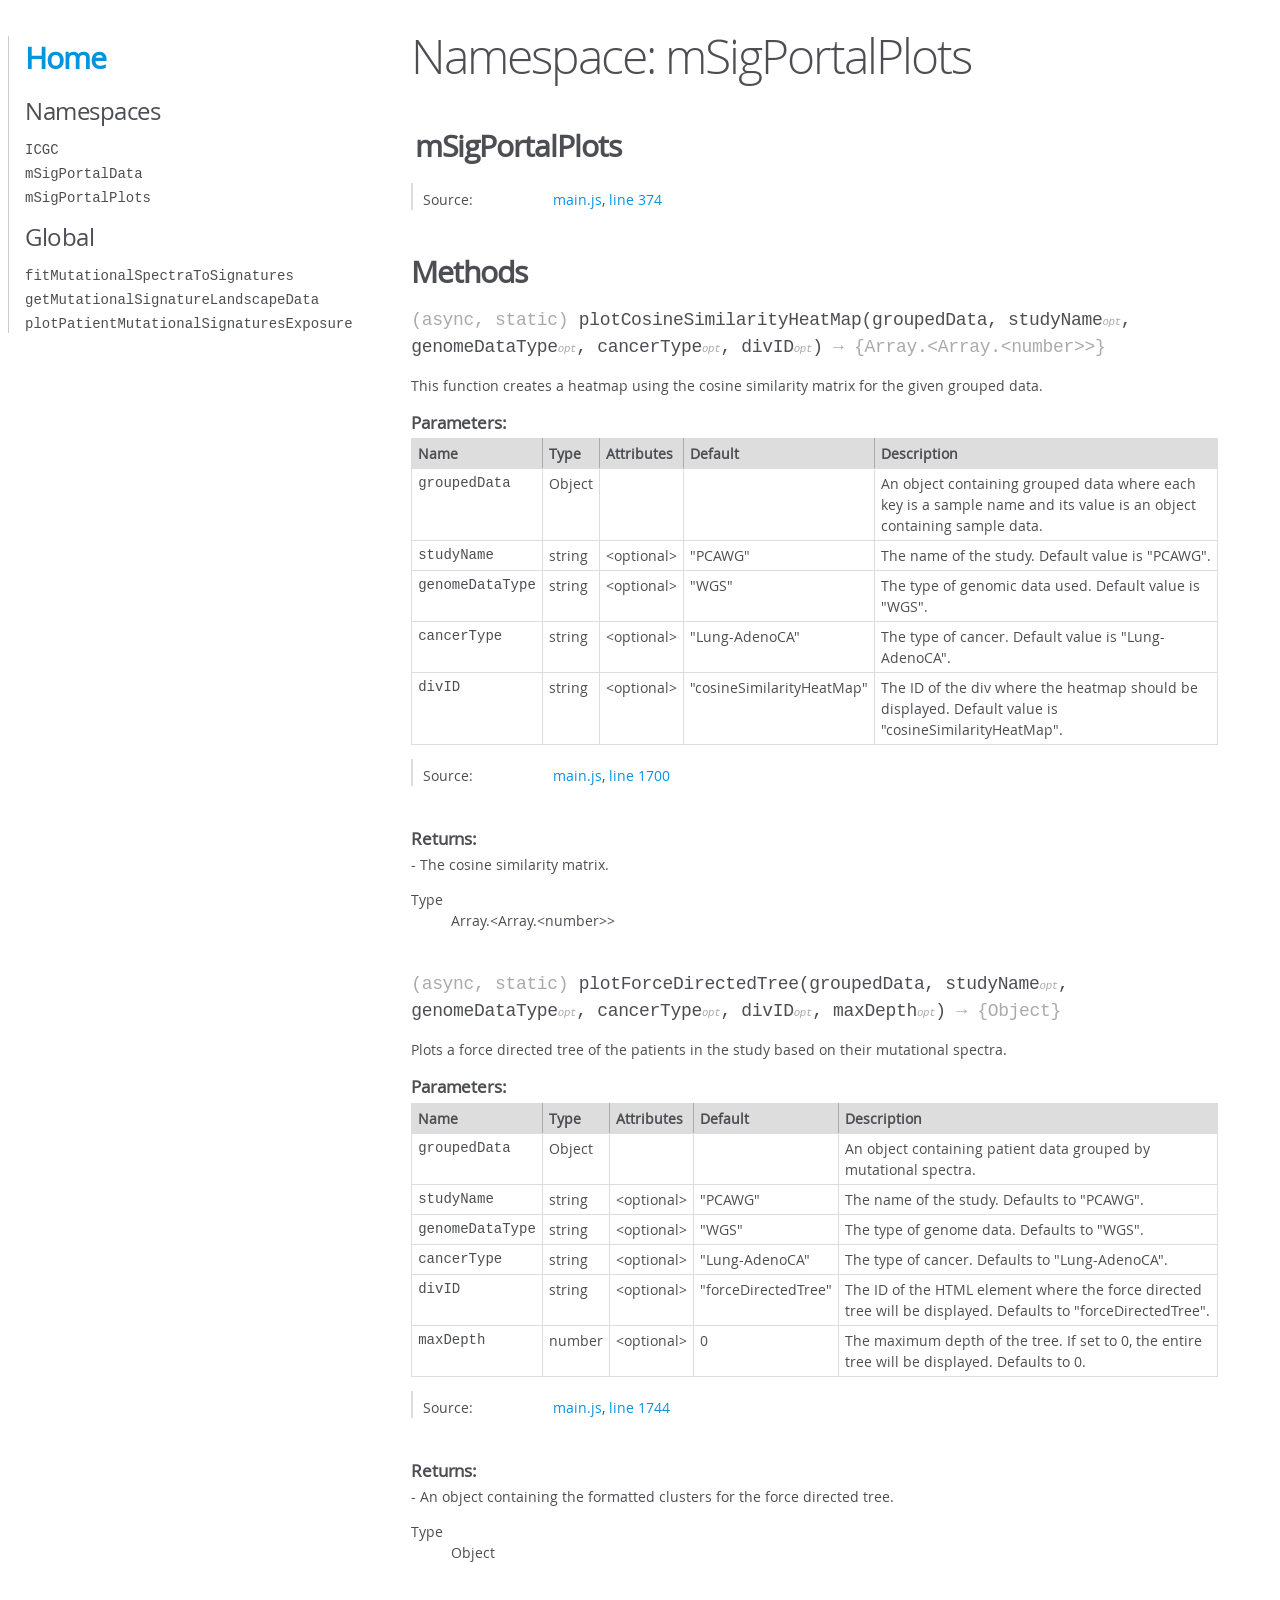
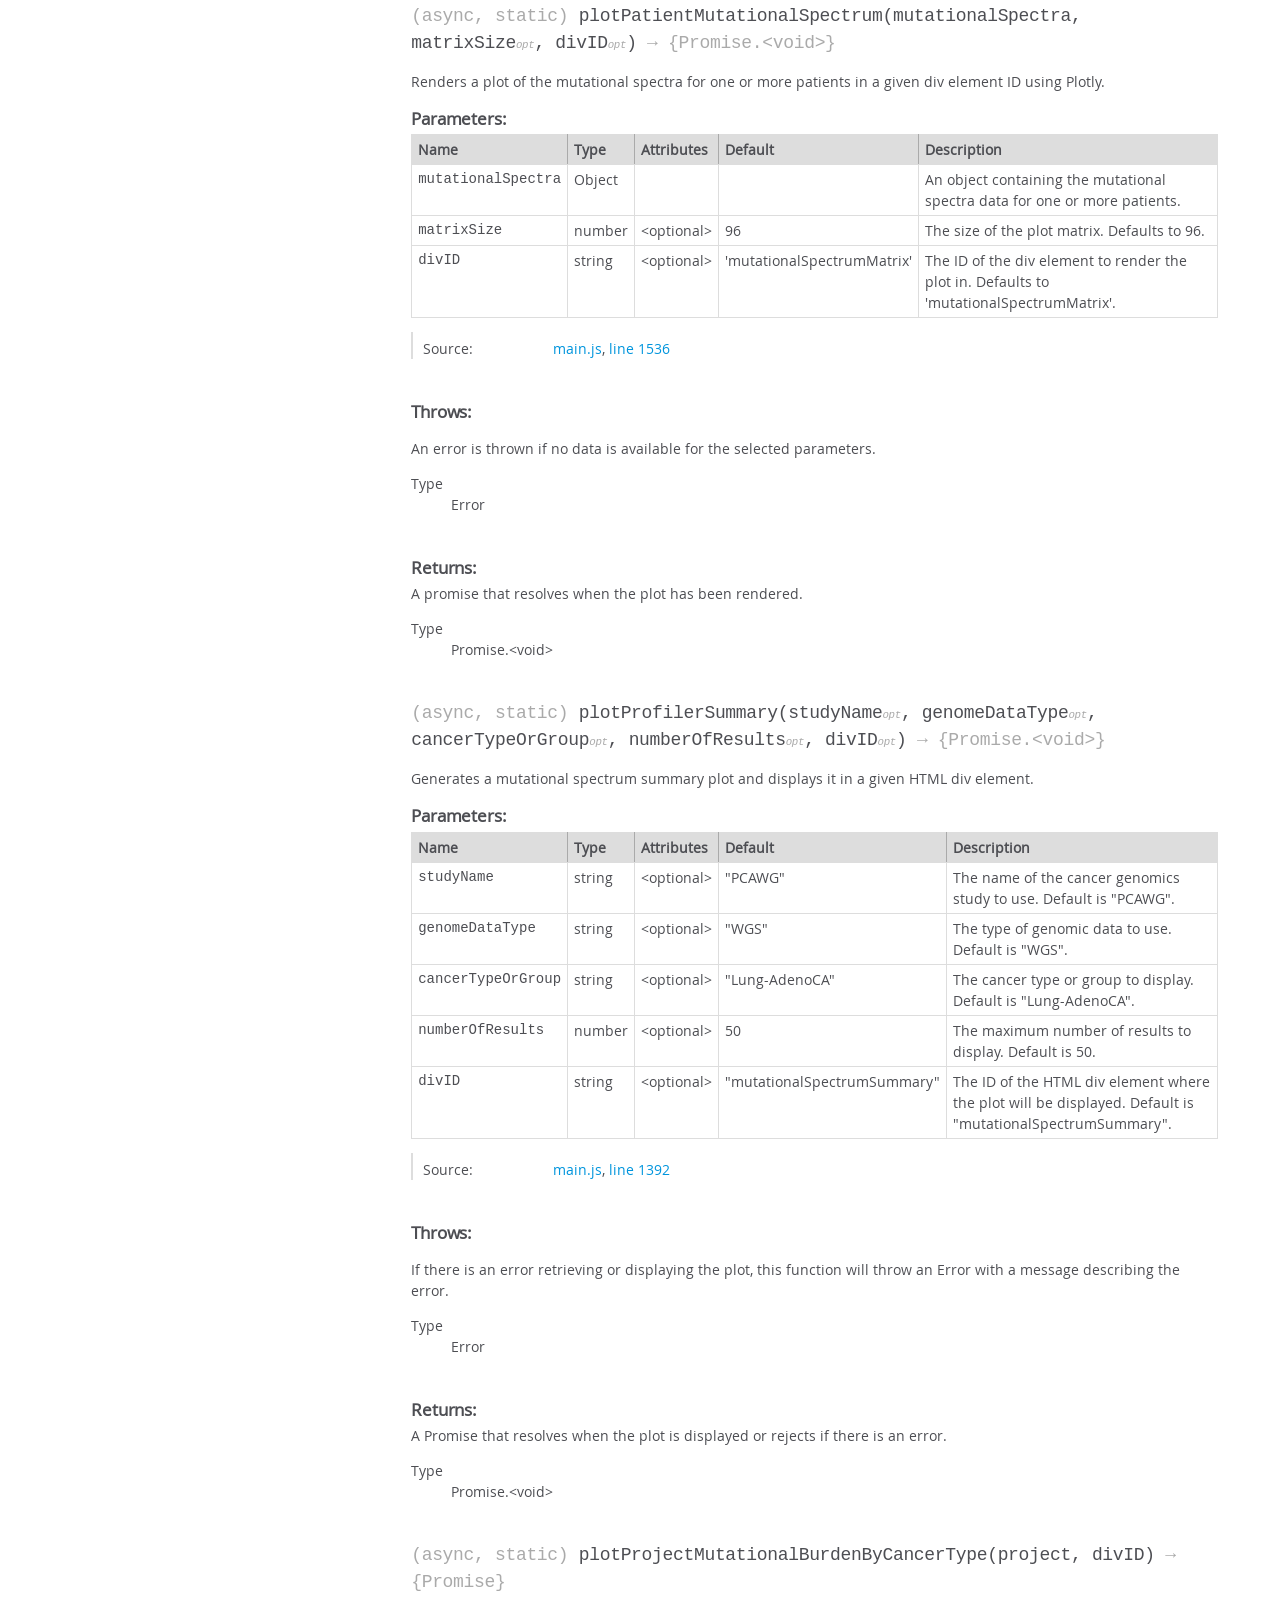
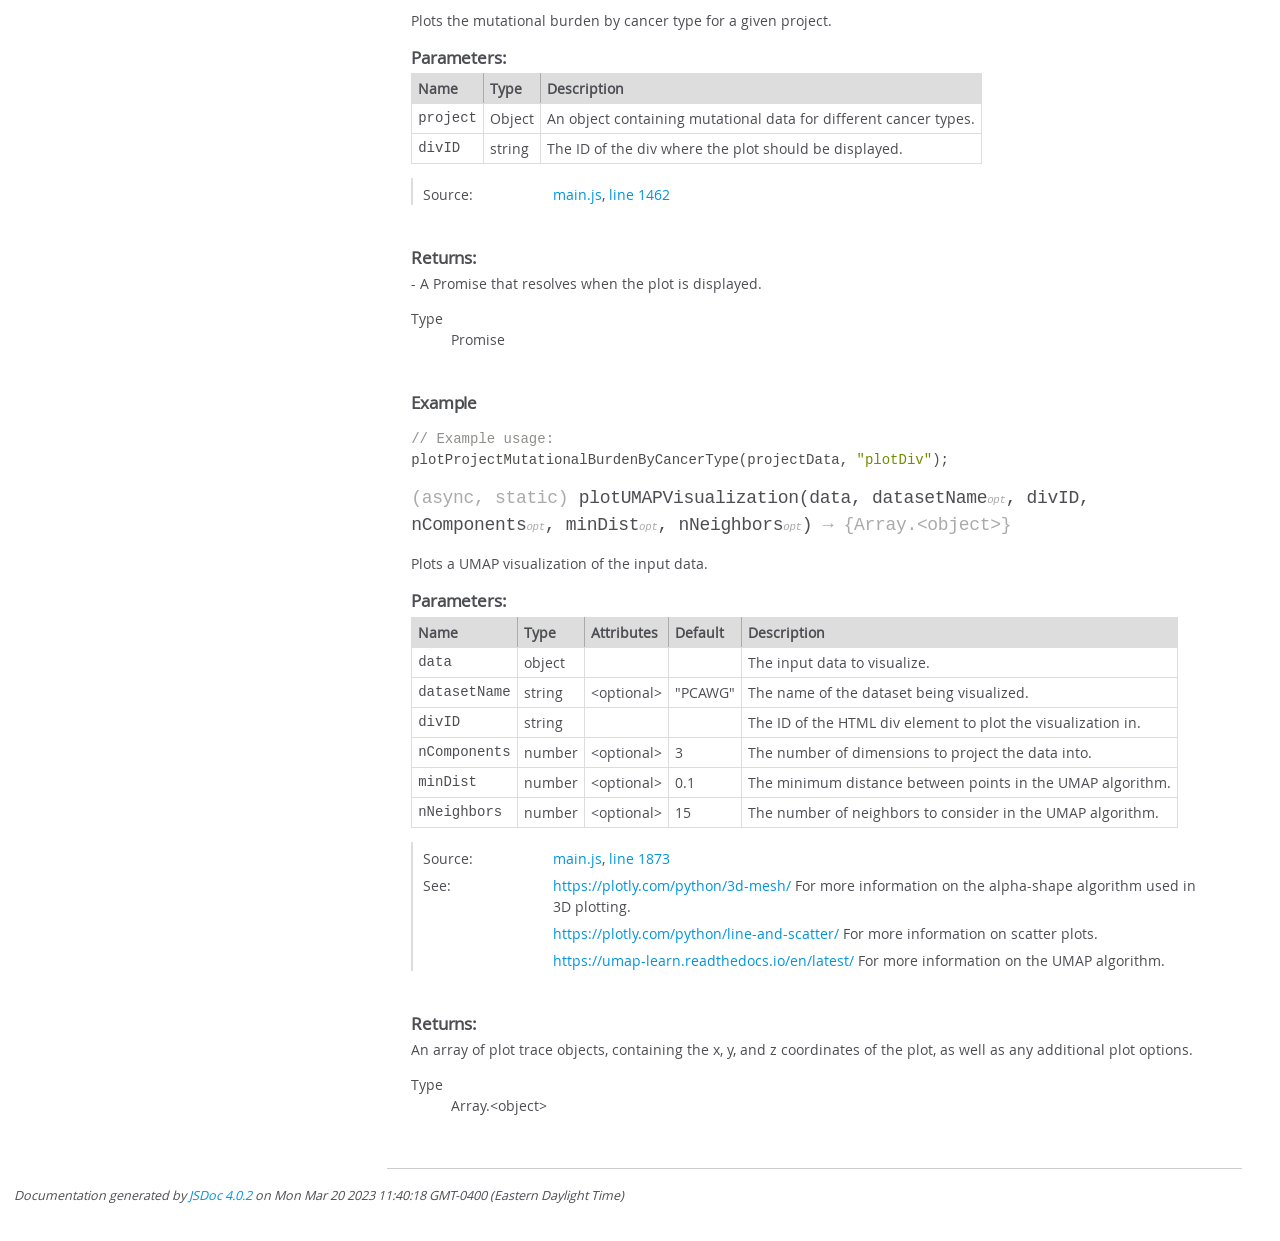
<file: mSigPortalPlots.html>
<!DOCTYPE html>
<html lang="en">
<head>
    <meta charset="utf-8">
    <title>JSDoc: Namespace: mSigPortalPlots</title>

    <script src="scripts/prettify/prettify.js"> </script>
    <script src="scripts/prettify/lang-css.js"> </script>
    <!--[if lt IE 9]>
      <script src="//html5shiv.googlecode.com/svn/trunk/html5.js"></script>
    <![endif]-->
    <link type="text/css" rel="stylesheet" href="styles/prettify-tomorrow.css">
    <link type="text/css" rel="stylesheet" href="styles/jsdoc-default.css">
</head>

<body>

<div id="main">

    <h1 class="page-title">Namespace: mSigPortalPlots</h1>

    




<section>

<header>
    
        <h2>mSigPortalPlots</h2>
        
    
</header>

<article>
    <div class="container-overview">
    
        

        


<dl class="details">

    

    

    

    

    

    

    

    

    

    

    

    

    
    <dt class="tag-source">Source:</dt>
    <dd class="tag-source"><ul class="dummy"><li>
        <a href="main.js.html">main.js</a>, <a href="main.js.html#line374">line 374</a>
    </li></ul></dd>
    

    

    

    
</dl>


        
    
    </div>

    

    

    

    

    

    

    

    
        <h3 class="subsection-title">Methods</h3>

        
            

    

    
    <h4 class="name" id=".plotCosineSimilarityHeatMap"><span class="type-signature">(async, static) </span>plotCosineSimilarityHeatMap<span class="signature">(groupedData, studyName<span class="signature-attributes">opt</span>, genomeDataType<span class="signature-attributes">opt</span>, cancerType<span class="signature-attributes">opt</span>, divID<span class="signature-attributes">opt</span>)</span><span class="type-signature"> &rarr; {Array.&lt;Array.&lt;number>>}</span></h4>
    

    



<div class="description">
    This function creates a heatmap using the cosine similarity matrix for the given grouped data.
</div>









    <h5>Parameters:</h5>
    

<table class="params">
    <thead>
    <tr>
        
        <th>Name</th>
        

        <th>Type</th>

        
        <th>Attributes</th>
        

        
        <th>Default</th>
        

        <th class="last">Description</th>
    </tr>
    </thead>

    <tbody>
    

        <tr>
            
                <td class="name"><code>groupedData</code></td>
            

            <td class="type">
            
                
<span class="param-type">Object</span>


            
            </td>

            
                <td class="attributes">
                

                

                
                </td>
            

            
                <td class="default">
                
                </td>
            

            <td class="description last">An object containing grouped data where each key is a sample name and its value is an object containing sample data.</td>
        </tr>

    

        <tr>
            
                <td class="name"><code>studyName</code></td>
            

            <td class="type">
            
                
<span class="param-type">string</span>


            
            </td>

            
                <td class="attributes">
                
                    &lt;optional><br>
                

                

                
                </td>
            

            
                <td class="default">
                
                    "PCAWG"
                
                </td>
            

            <td class="description last">The name of the study. Default value is "PCAWG".</td>
        </tr>

    

        <tr>
            
                <td class="name"><code>genomeDataType</code></td>
            

            <td class="type">
            
                
<span class="param-type">string</span>


            
            </td>

            
                <td class="attributes">
                
                    &lt;optional><br>
                

                

                
                </td>
            

            
                <td class="default">
                
                    "WGS"
                
                </td>
            

            <td class="description last">The type of genomic data used. Default value is "WGS".</td>
        </tr>

    

        <tr>
            
                <td class="name"><code>cancerType</code></td>
            

            <td class="type">
            
                
<span class="param-type">string</span>


            
            </td>

            
                <td class="attributes">
                
                    &lt;optional><br>
                

                

                
                </td>
            

            
                <td class="default">
                
                    "Lung-AdenoCA"
                
                </td>
            

            <td class="description last">The type of cancer. Default value is "Lung-AdenoCA".</td>
        </tr>

    

        <tr>
            
                <td class="name"><code>divID</code></td>
            

            <td class="type">
            
                
<span class="param-type">string</span>


            
            </td>

            
                <td class="attributes">
                
                    &lt;optional><br>
                

                

                
                </td>
            

            
                <td class="default">
                
                    "cosineSimilarityHeatMap"
                
                </td>
            

            <td class="description last">The ID of the div where the heatmap should be displayed. Default value is "cosineSimilarityHeatMap".</td>
        </tr>

    
    </tbody>
</table>






<dl class="details">

    

    

    

    

    

    

    

    

    

    

    

    

    
    <dt class="tag-source">Source:</dt>
    <dd class="tag-source"><ul class="dummy"><li>
        <a href="main.js.html">main.js</a>, <a href="main.js.html#line1700">line 1700</a>
    </li></ul></dd>
    

    

    

    
</dl>















<h5>Returns:</h5>

        
<div class="param-desc">
    - The cosine similarity matrix.
</div>



<dl>
    <dt>
        Type
    </dt>
    <dd>
        
<span class="param-type">Array.&lt;Array.&lt;number>></span>


    </dd>
</dl>

    





        
            

    

    
    <h4 class="name" id=".plotForceDirectedTree"><span class="type-signature">(async, static) </span>plotForceDirectedTree<span class="signature">(groupedData, studyName<span class="signature-attributes">opt</span>, genomeDataType<span class="signature-attributes">opt</span>, cancerType<span class="signature-attributes">opt</span>, divID<span class="signature-attributes">opt</span>, maxDepth<span class="signature-attributes">opt</span>)</span><span class="type-signature"> &rarr; {Object}</span></h4>
    

    



<div class="description">
    Plots a force directed tree of the patients in the study based on their mutational spectra.
</div>









    <h5>Parameters:</h5>
    

<table class="params">
    <thead>
    <tr>
        
        <th>Name</th>
        

        <th>Type</th>

        
        <th>Attributes</th>
        

        
        <th>Default</th>
        

        <th class="last">Description</th>
    </tr>
    </thead>

    <tbody>
    

        <tr>
            
                <td class="name"><code>groupedData</code></td>
            

            <td class="type">
            
                
<span class="param-type">Object</span>


            
            </td>

            
                <td class="attributes">
                

                

                
                </td>
            

            
                <td class="default">
                
                </td>
            

            <td class="description last">An object containing patient data grouped by mutational spectra.</td>
        </tr>

    

        <tr>
            
                <td class="name"><code>studyName</code></td>
            

            <td class="type">
            
                
<span class="param-type">string</span>


            
            </td>

            
                <td class="attributes">
                
                    &lt;optional><br>
                

                

                
                </td>
            

            
                <td class="default">
                
                    "PCAWG"
                
                </td>
            

            <td class="description last">The name of the study. Defaults to "PCAWG".</td>
        </tr>

    

        <tr>
            
                <td class="name"><code>genomeDataType</code></td>
            

            <td class="type">
            
                
<span class="param-type">string</span>


            
            </td>

            
                <td class="attributes">
                
                    &lt;optional><br>
                

                

                
                </td>
            

            
                <td class="default">
                
                    "WGS"
                
                </td>
            

            <td class="description last">The type of genome data. Defaults to "WGS".</td>
        </tr>

    

        <tr>
            
                <td class="name"><code>cancerType</code></td>
            

            <td class="type">
            
                
<span class="param-type">string</span>


            
            </td>

            
                <td class="attributes">
                
                    &lt;optional><br>
                

                

                
                </td>
            

            
                <td class="default">
                
                    "Lung-AdenoCA"
                
                </td>
            

            <td class="description last">The type of cancer. Defaults to "Lung-AdenoCA".</td>
        </tr>

    

        <tr>
            
                <td class="name"><code>divID</code></td>
            

            <td class="type">
            
                
<span class="param-type">string</span>


            
            </td>

            
                <td class="attributes">
                
                    &lt;optional><br>
                

                

                
                </td>
            

            
                <td class="default">
                
                    "forceDirectedTree"
                
                </td>
            

            <td class="description last">The ID of the HTML element where the force directed tree will be displayed. Defaults to "forceDirectedTree".</td>
        </tr>

    

        <tr>
            
                <td class="name"><code>maxDepth</code></td>
            

            <td class="type">
            
                
<span class="param-type">number</span>


            
            </td>

            
                <td class="attributes">
                
                    &lt;optional><br>
                

                

                
                </td>
            

            
                <td class="default">
                
                    0
                
                </td>
            

            <td class="description last">The maximum depth of the tree. If set to 0, the entire tree will be displayed. Defaults to 0.</td>
        </tr>

    
    </tbody>
</table>






<dl class="details">

    

    

    

    

    

    

    

    

    

    

    

    

    
    <dt class="tag-source">Source:</dt>
    <dd class="tag-source"><ul class="dummy"><li>
        <a href="main.js.html">main.js</a>, <a href="main.js.html#line1744">line 1744</a>
    </li></ul></dd>
    

    

    

    
</dl>















<h5>Returns:</h5>

        
<div class="param-desc">
    - An object containing the formatted clusters for the force directed tree.
</div>



<dl>
    <dt>
        Type
    </dt>
    <dd>
        
<span class="param-type">Object</span>


    </dd>
</dl>

    





        
            

    

    
    <h4 class="name" id=".plotPatientMutationalSpectrum"><span class="type-signature">(async, static) </span>plotPatientMutationalSpectrum<span class="signature">(mutationalSpectra, matrixSize<span class="signature-attributes">opt</span>, divID<span class="signature-attributes">opt</span>)</span><span class="type-signature"> &rarr; {Promise.&lt;void>}</span></h4>
    

    



<div class="description">
    Renders a plot of the mutational spectra for one or more patients in a given div element ID using Plotly.
</div>









    <h5>Parameters:</h5>
    

<table class="params">
    <thead>
    <tr>
        
        <th>Name</th>
        

        <th>Type</th>

        
        <th>Attributes</th>
        

        
        <th>Default</th>
        

        <th class="last">Description</th>
    </tr>
    </thead>

    <tbody>
    

        <tr>
            
                <td class="name"><code>mutationalSpectra</code></td>
            

            <td class="type">
            
                
<span class="param-type">Object</span>


            
            </td>

            
                <td class="attributes">
                

                

                
                </td>
            

            
                <td class="default">
                
                </td>
            

            <td class="description last">An object containing the mutational spectra data for one or more patients.</td>
        </tr>

    

        <tr>
            
                <td class="name"><code>matrixSize</code></td>
            

            <td class="type">
            
                
<span class="param-type">number</span>


            
            </td>

            
                <td class="attributes">
                
                    &lt;optional><br>
                

                

                
                </td>
            

            
                <td class="default">
                
                    96
                
                </td>
            

            <td class="description last">The size of the plot matrix. Defaults to 96.</td>
        </tr>

    

        <tr>
            
                <td class="name"><code>divID</code></td>
            

            <td class="type">
            
                
<span class="param-type">string</span>


            
            </td>

            
                <td class="attributes">
                
                    &lt;optional><br>
                

                

                
                </td>
            

            
                <td class="default">
                
                    'mutationalSpectrumMatrix'
                
                </td>
            

            <td class="description last">The ID of the div element to render the plot in. Defaults to 'mutationalSpectrumMatrix'.</td>
        </tr>

    
    </tbody>
</table>






<dl class="details">

    

    

    

    

    

    

    

    

    

    

    

    

    
    <dt class="tag-source">Source:</dt>
    <dd class="tag-source"><ul class="dummy"><li>
        <a href="main.js.html">main.js</a>, <a href="main.js.html#line1536">line 1536</a>
    </li></ul></dd>
    

    

    

    
</dl>













<h5>Throws:</h5>

        

<dl>
    <dt>
        <div class="param-desc">
        An error is thrown if no data is available for the selected parameters.
        </div>
    </dt>
    <dd></dd>
    <dt>
        <dl>
            <dt>
                Type
            </dt>
            <dd>
                
<span class="param-type">Error</span>


            </dd>
        </dl>
    </dt>
    <dd></dd>
</dl>


    


<h5>Returns:</h5>

        
<div class="param-desc">
    A promise that resolves when the plot has been rendered.
</div>



<dl>
    <dt>
        Type
    </dt>
    <dd>
        
<span class="param-type">Promise.&lt;void></span>


    </dd>
</dl>

    





        
            

    

    
    <h4 class="name" id=".plotProfilerSummary"><span class="type-signature">(async, static) </span>plotProfilerSummary<span class="signature">(studyName<span class="signature-attributes">opt</span>, genomeDataType<span class="signature-attributes">opt</span>, cancerTypeOrGroup<span class="signature-attributes">opt</span>, numberOfResults<span class="signature-attributes">opt</span>, divID<span class="signature-attributes">opt</span>)</span><span class="type-signature"> &rarr; {Promise.&lt;void>}</span></h4>
    

    



<div class="description">
    Generates a mutational spectrum summary plot and displays it in a given HTML div element.
</div>









    <h5>Parameters:</h5>
    

<table class="params">
    <thead>
    <tr>
        
        <th>Name</th>
        

        <th>Type</th>

        
        <th>Attributes</th>
        

        
        <th>Default</th>
        

        <th class="last">Description</th>
    </tr>
    </thead>

    <tbody>
    

        <tr>
            
                <td class="name"><code>studyName</code></td>
            

            <td class="type">
            
                
<span class="param-type">string</span>


            
            </td>

            
                <td class="attributes">
                
                    &lt;optional><br>
                

                

                
                </td>
            

            
                <td class="default">
                
                    "PCAWG"
                
                </td>
            

            <td class="description last">The name of the cancer genomics study to use. Default is "PCAWG".</td>
        </tr>

    

        <tr>
            
                <td class="name"><code>genomeDataType</code></td>
            

            <td class="type">
            
                
<span class="param-type">string</span>


            
            </td>

            
                <td class="attributes">
                
                    &lt;optional><br>
                

                

                
                </td>
            

            
                <td class="default">
                
                    "WGS"
                
                </td>
            

            <td class="description last">The type of genomic data to use. Default is "WGS".</td>
        </tr>

    

        <tr>
            
                <td class="name"><code>cancerTypeOrGroup</code></td>
            

            <td class="type">
            
                
<span class="param-type">string</span>


            
            </td>

            
                <td class="attributes">
                
                    &lt;optional><br>
                

                

                
                </td>
            

            
                <td class="default">
                
                    "Lung-AdenoCA"
                
                </td>
            

            <td class="description last">The cancer type or group to display. Default is "Lung-AdenoCA".</td>
        </tr>

    

        <tr>
            
                <td class="name"><code>numberOfResults</code></td>
            

            <td class="type">
            
                
<span class="param-type">number</span>


            
            </td>

            
                <td class="attributes">
                
                    &lt;optional><br>
                

                

                
                </td>
            

            
                <td class="default">
                
                    50
                
                </td>
            

            <td class="description last">The maximum number of results to display. Default is 50.</td>
        </tr>

    

        <tr>
            
                <td class="name"><code>divID</code></td>
            

            <td class="type">
            
                
<span class="param-type">string</span>


            
            </td>

            
                <td class="attributes">
                
                    &lt;optional><br>
                

                

                
                </td>
            

            
                <td class="default">
                
                    "mutationalSpectrumSummary"
                
                </td>
            

            <td class="description last">The ID of the HTML div element where the plot will be displayed. Default is "mutationalSpectrumSummary".</td>
        </tr>

    
    </tbody>
</table>






<dl class="details">

    

    

    

    

    

    

    

    

    

    

    

    

    
    <dt class="tag-source">Source:</dt>
    <dd class="tag-source"><ul class="dummy"><li>
        <a href="main.js.html">main.js</a>, <a href="main.js.html#line1392">line 1392</a>
    </li></ul></dd>
    

    

    

    
</dl>













<h5>Throws:</h5>

        

<dl>
    <dt>
        <div class="param-desc">
        If there is an error retrieving or displaying the plot, this function will throw an Error with a message describing the error.
        </div>
    </dt>
    <dd></dd>
    <dt>
        <dl>
            <dt>
                Type
            </dt>
            <dd>
                
<span class="param-type">Error</span>


            </dd>
        </dl>
    </dt>
    <dd></dd>
</dl>


    


<h5>Returns:</h5>

        
<div class="param-desc">
    A Promise that resolves when the plot is displayed or rejects if there is an error.
</div>



<dl>
    <dt>
        Type
    </dt>
    <dd>
        
<span class="param-type">Promise.&lt;void></span>


    </dd>
</dl>

    





        
            

    

    
    <h4 class="name" id=".plotProjectMutationalBurdenByCancerType"><span class="type-signature">(async, static) </span>plotProjectMutationalBurdenByCancerType<span class="signature">(project, divID)</span><span class="type-signature"> &rarr; {Promise}</span></h4>
    

    



<div class="description">
    Plots the mutational burden by cancer type for a given project.
</div>









    <h5>Parameters:</h5>
    

<table class="params">
    <thead>
    <tr>
        
        <th>Name</th>
        

        <th>Type</th>

        

        

        <th class="last">Description</th>
    </tr>
    </thead>

    <tbody>
    

        <tr>
            
                <td class="name"><code>project</code></td>
            

            <td class="type">
            
                
<span class="param-type">Object</span>


            
            </td>

            

            

            <td class="description last">An object containing mutational data for different cancer types.</td>
        </tr>

    

        <tr>
            
                <td class="name"><code>divID</code></td>
            

            <td class="type">
            
                
<span class="param-type">string</span>


            
            </td>

            

            

            <td class="description last">The ID of the div where the plot should be displayed.</td>
        </tr>

    
    </tbody>
</table>






<dl class="details">

    

    

    

    

    

    

    

    

    

    

    

    

    
    <dt class="tag-source">Source:</dt>
    <dd class="tag-source"><ul class="dummy"><li>
        <a href="main.js.html">main.js</a>, <a href="main.js.html#line1462">line 1462</a>
    </li></ul></dd>
    

    

    

    
</dl>















<h5>Returns:</h5>

        
<div class="param-desc">
    - A Promise that resolves when the plot is displayed.
</div>



<dl>
    <dt>
        Type
    </dt>
    <dd>
        
<span class="param-type">Promise</span>


    </dd>
</dl>

    




    <h5>Example</h5>
    
    <pre class="prettyprint"><code>// Example usage:
plotProjectMutationalBurdenByCancerType(projectData, "plotDiv");</code></pre>



        
            

    

    
    <h4 class="name" id=".plotUMAPVisualization"><span class="type-signature">(async, static) </span>plotUMAPVisualization<span class="signature">(data, datasetName<span class="signature-attributes">opt</span>, divID, nComponents<span class="signature-attributes">opt</span>, minDist<span class="signature-attributes">opt</span>, nNeighbors<span class="signature-attributes">opt</span>)</span><span class="type-signature"> &rarr; {Array.&lt;object>}</span></h4>
    

    



<div class="description">
    Plots a UMAP visualization of the input data.
</div>









    <h5>Parameters:</h5>
    

<table class="params">
    <thead>
    <tr>
        
        <th>Name</th>
        

        <th>Type</th>

        
        <th>Attributes</th>
        

        
        <th>Default</th>
        

        <th class="last">Description</th>
    </tr>
    </thead>

    <tbody>
    

        <tr>
            
                <td class="name"><code>data</code></td>
            

            <td class="type">
            
                
<span class="param-type">object</span>


            
            </td>

            
                <td class="attributes">
                

                

                
                </td>
            

            
                <td class="default">
                
                </td>
            

            <td class="description last">The input data to visualize.</td>
        </tr>

    

        <tr>
            
                <td class="name"><code>datasetName</code></td>
            

            <td class="type">
            
                
<span class="param-type">string</span>


            
            </td>

            
                <td class="attributes">
                
                    &lt;optional><br>
                

                

                
                </td>
            

            
                <td class="default">
                
                    "PCAWG"
                
                </td>
            

            <td class="description last">The name of the dataset being visualized.</td>
        </tr>

    

        <tr>
            
                <td class="name"><code>divID</code></td>
            

            <td class="type">
            
                
<span class="param-type">string</span>


            
            </td>

            
                <td class="attributes">
                

                

                
                </td>
            

            
                <td class="default">
                
                </td>
            

            <td class="description last">The ID of the HTML div element to plot the visualization in.</td>
        </tr>

    

        <tr>
            
                <td class="name"><code>nComponents</code></td>
            

            <td class="type">
            
                
<span class="param-type">number</span>


            
            </td>

            
                <td class="attributes">
                
                    &lt;optional><br>
                

                

                
                </td>
            

            
                <td class="default">
                
                    3
                
                </td>
            

            <td class="description last">The number of dimensions to project the data into.</td>
        </tr>

    

        <tr>
            
                <td class="name"><code>minDist</code></td>
            

            <td class="type">
            
                
<span class="param-type">number</span>


            
            </td>

            
                <td class="attributes">
                
                    &lt;optional><br>
                

                

                
                </td>
            

            
                <td class="default">
                
                    0.1
                
                </td>
            

            <td class="description last">The minimum distance between points in the UMAP algorithm.</td>
        </tr>

    

        <tr>
            
                <td class="name"><code>nNeighbors</code></td>
            

            <td class="type">
            
                
<span class="param-type">number</span>


            
            </td>

            
                <td class="attributes">
                
                    &lt;optional><br>
                

                

                
                </td>
            

            
                <td class="default">
                
                    15
                
                </td>
            

            <td class="description last">The number of neighbors to consider in the UMAP algorithm.</td>
        </tr>

    
    </tbody>
</table>






<dl class="details">

    

    

    

    

    

    

    

    

    

    

    

    

    
    <dt class="tag-source">Source:</dt>
    <dd class="tag-source"><ul class="dummy"><li>
        <a href="main.js.html">main.js</a>, <a href="main.js.html#line1873">line 1873</a>
    </li></ul></dd>
    

    

    
    <dt class="tag-see">See:</dt>
    <dd class="tag-see">
        <ul>
            <li><a href="https://plotly.com/python/3d-mesh/">https://plotly.com/python/3d-mesh/</a> For more information on the alpha-shape algorithm used in 3D plotting.</li>
        
            <li><a href="https://plotly.com/python/line-and-scatter/">https://plotly.com/python/line-and-scatter/</a> For more information on scatter plots.</li>
        
            <li><a href="https://umap-learn.readthedocs.io/en/latest/">https://umap-learn.readthedocs.io/en/latest/</a> For more information on the UMAP algorithm.</li>
        </ul>
    </dd>
    

    
</dl>















<h5>Returns:</h5>

        
<div class="param-desc">
    An array of plot trace objects, containing the x, y, and z coordinates of the plot, as well as any additional plot options.
</div>



<dl>
    <dt>
        Type
    </dt>
    <dd>
        
<span class="param-type">Array.&lt;object></span>


    </dd>
</dl>

    





        
    

    

    
</article>

</section>




</div>

<nav>
    <h2><a href="index.html">Home</a></h2><h3>Namespaces</h3><ul><li><a href="ICGC.html">ICGC</a></li><li><a href="mSigPortalData.html">mSigPortalData</a></li><li><a href="mSigPortalPlots.html">mSigPortalPlots</a></li></ul><h3>Global</h3><ul><li><a href="global.html#fitMutationalSpectraToSignatures">fitMutationalSpectraToSignatures</a></li><li><a href="global.html#getMutationalSignatureLandscapeData">getMutationalSignatureLandscapeData</a></li><li><a href="global.html#plotPatientMutationalSignaturesExposure">plotPatientMutationalSignaturesExposure</a></li></ul>
</nav>

<br class="clear">

<footer>
    Documentation generated by <a href="https://github.com/jsdoc/jsdoc">JSDoc 4.0.2</a> on Mon Mar 20 2023 11:40:18 GMT-0400 (Eastern Daylight Time)
</footer>

<script> prettyPrint(); </script>
<script src="scripts/linenumber.js"> </script>
</body>
</html>
</file>
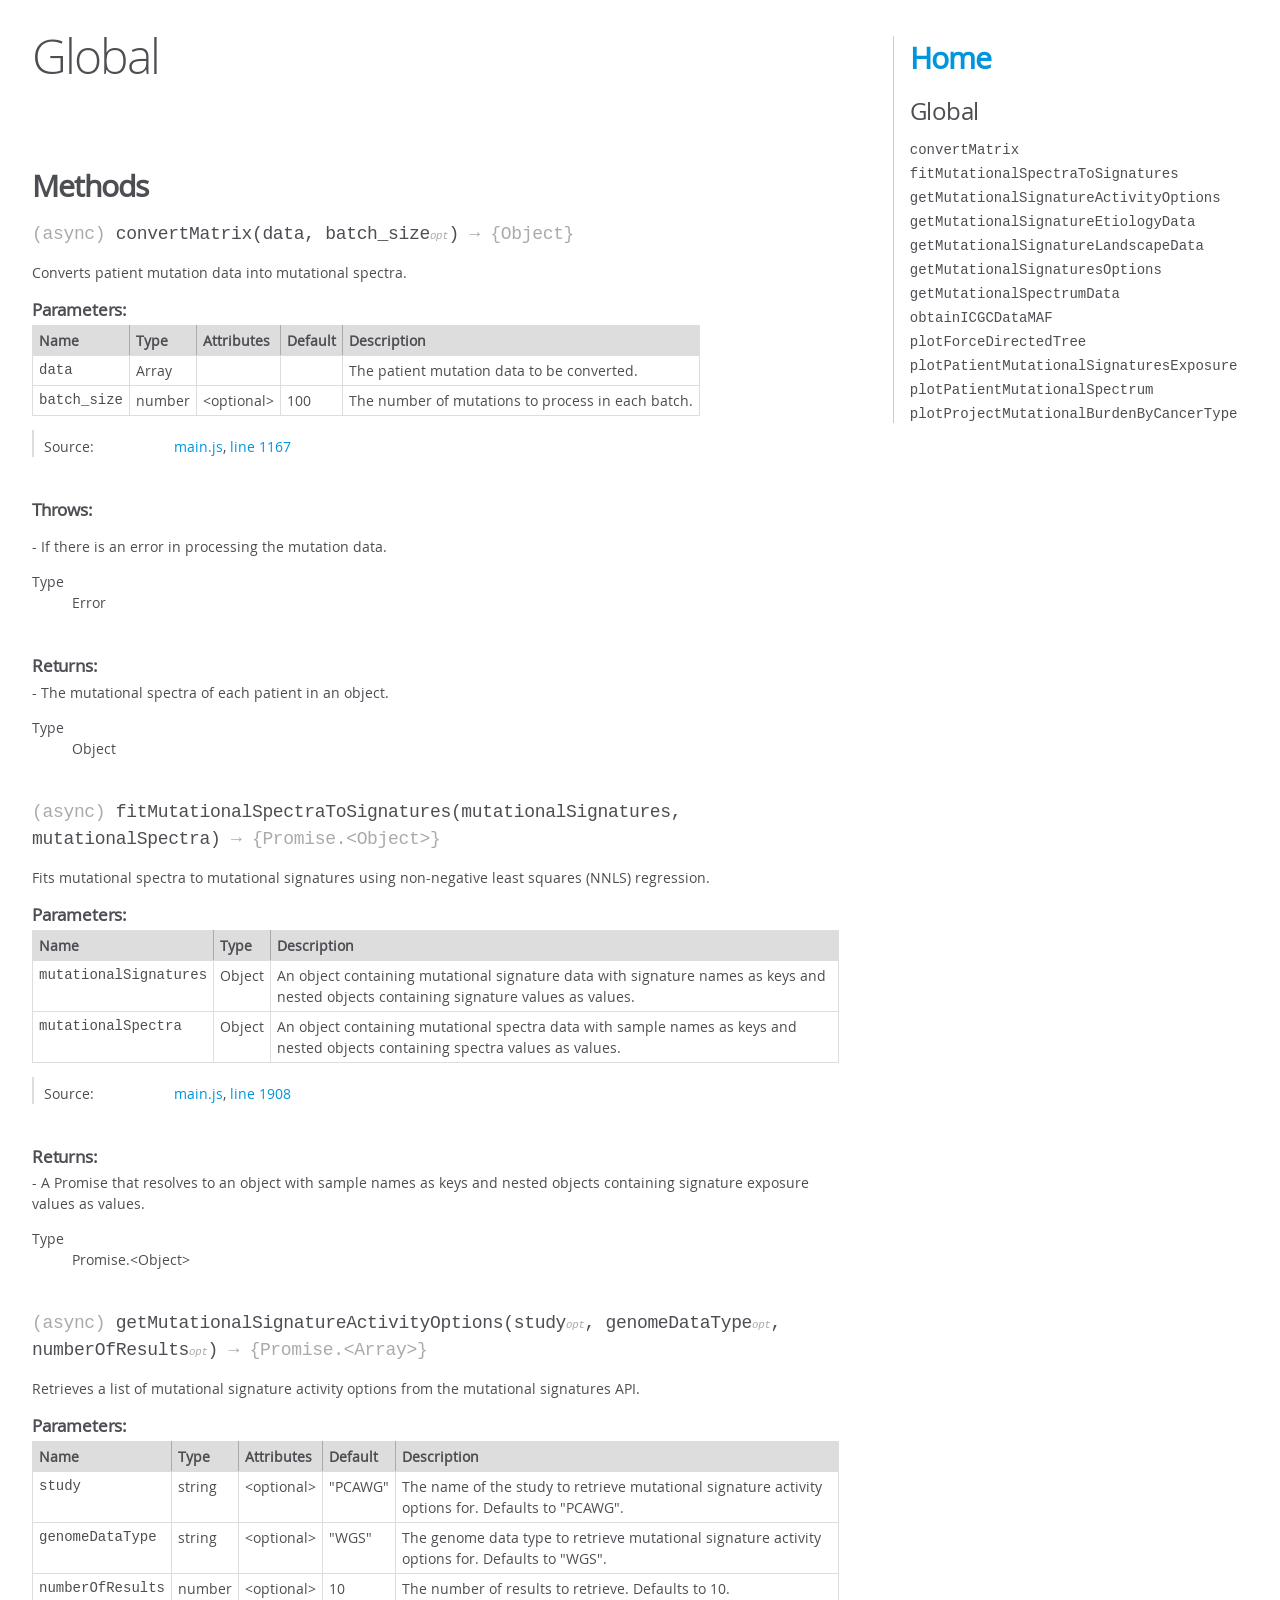
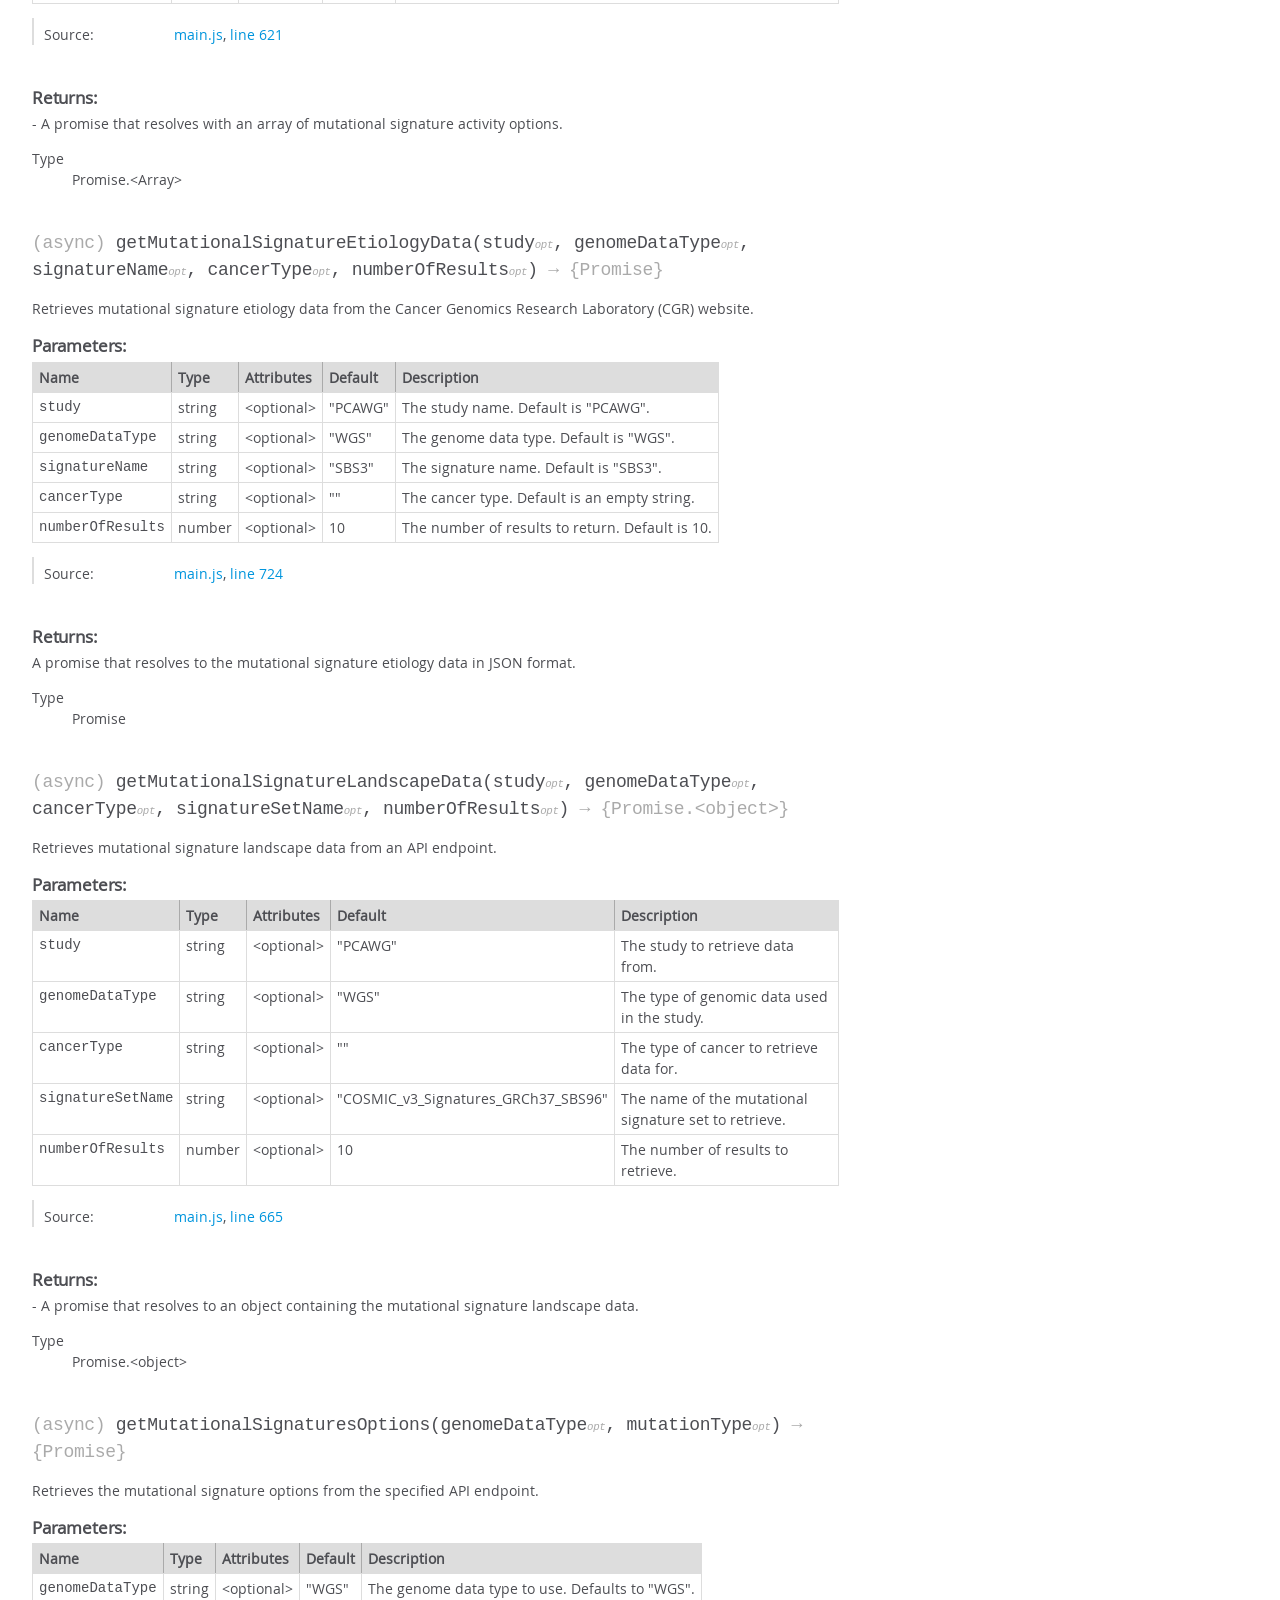
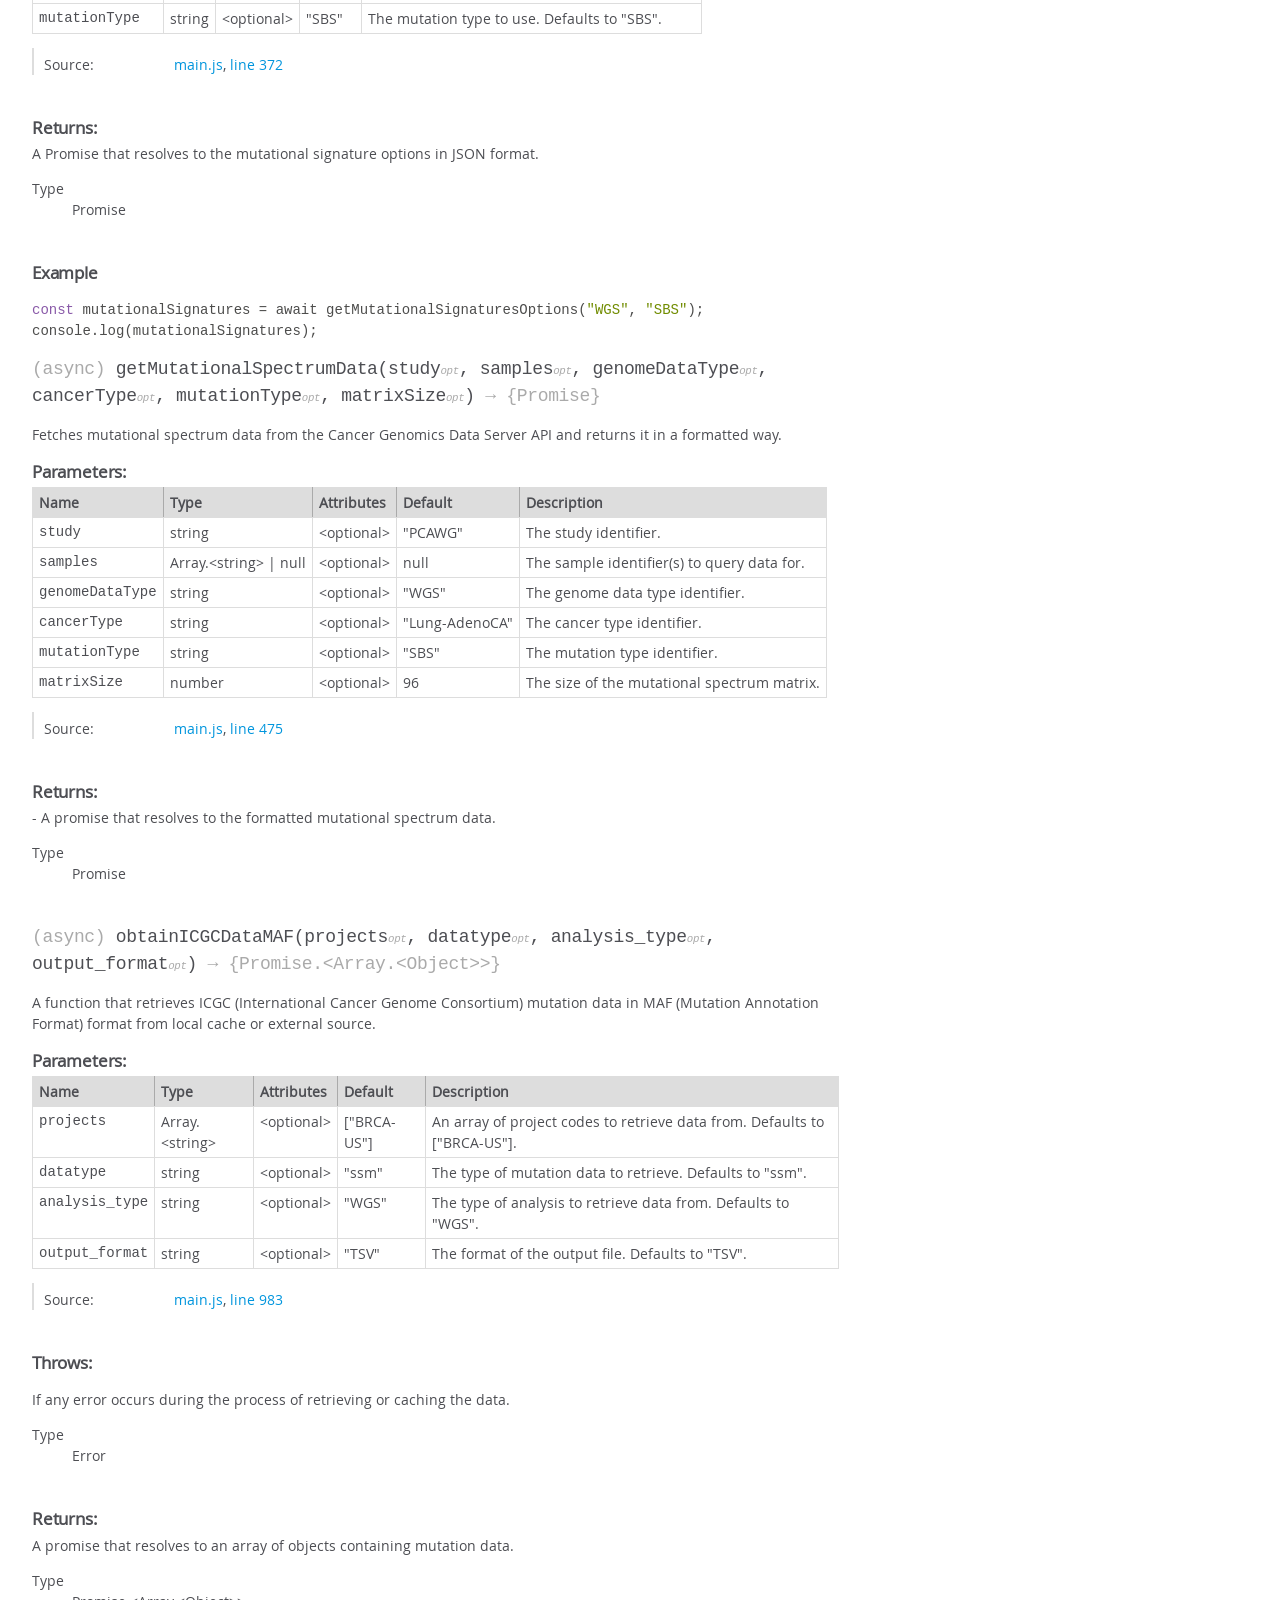
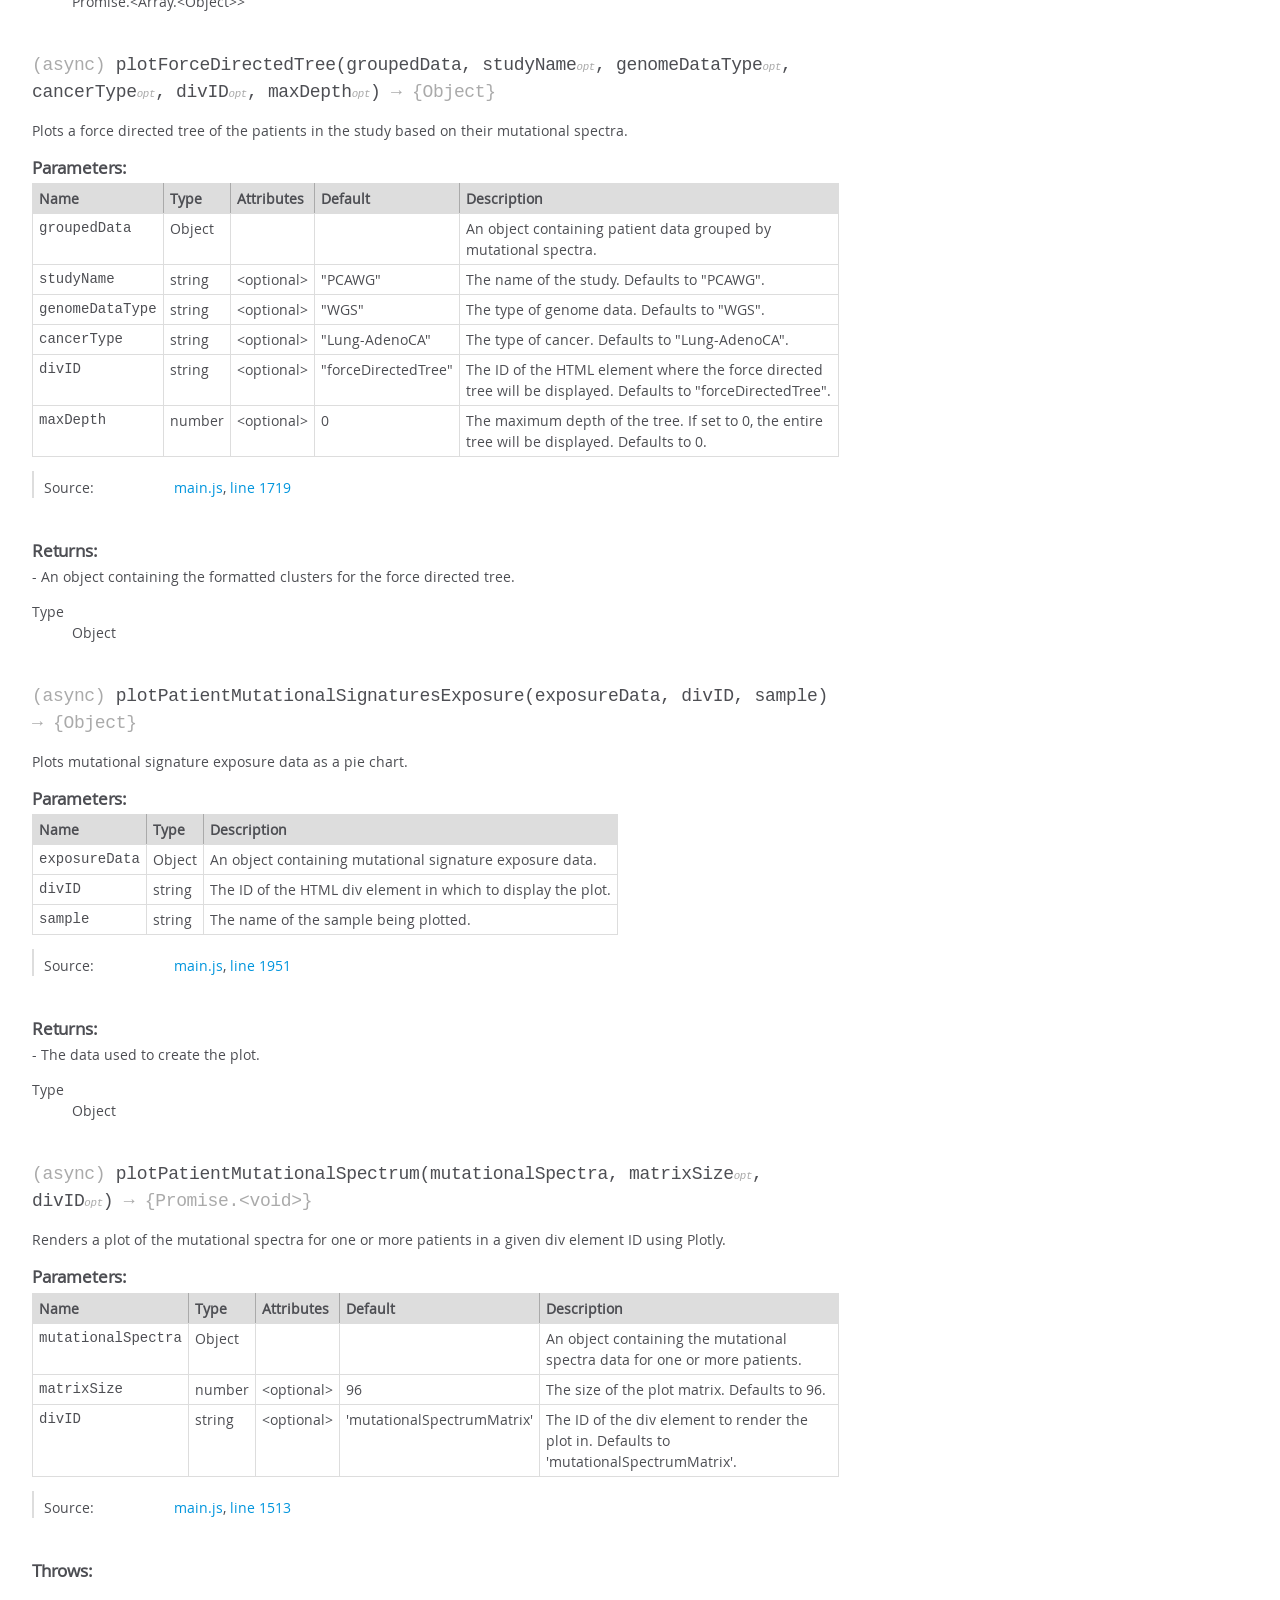
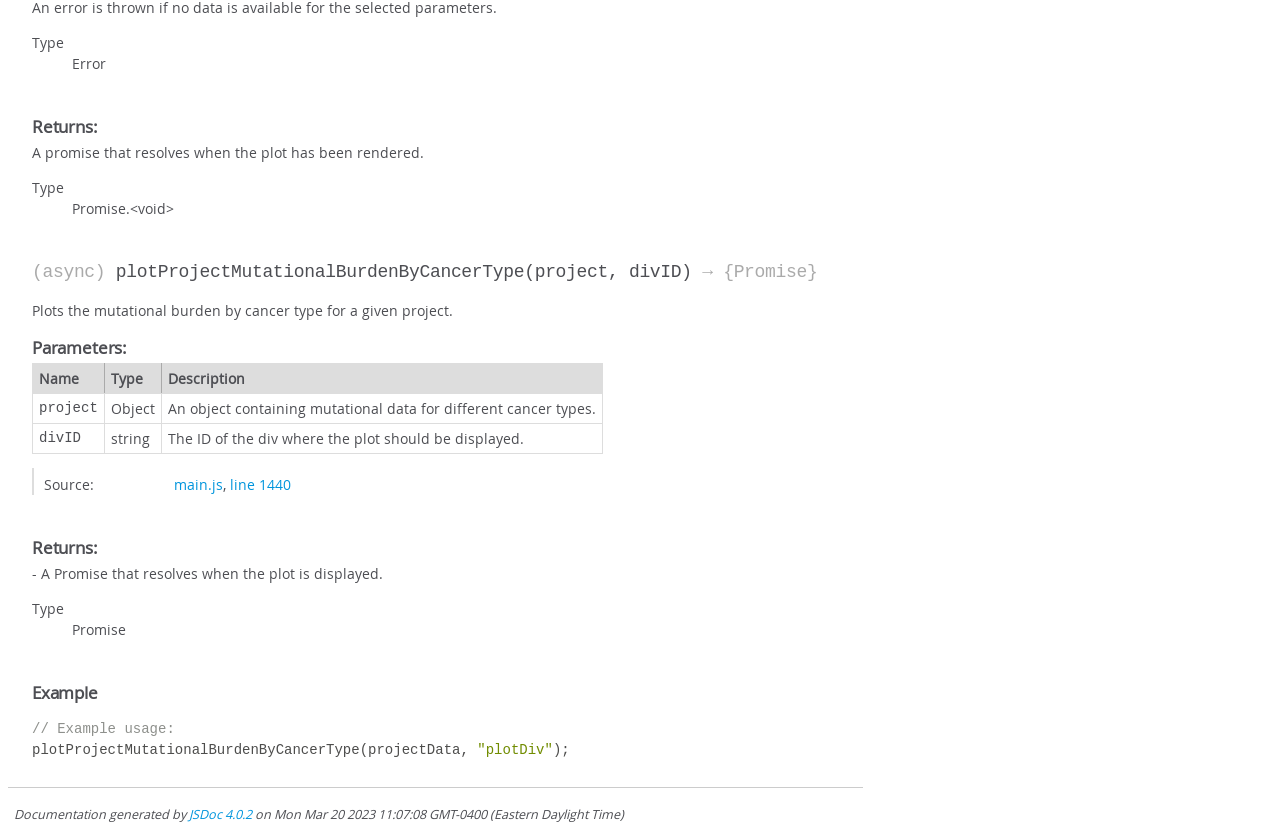
<file: out/global.html>
<!DOCTYPE html>
<html lang="en">
<head>
    <meta charset="utf-8">
    <title>JSDoc: Global</title>

    <script src="scripts/prettify/prettify.js"> </script>
    <script src="scripts/prettify/lang-css.js"> </script>
    <!--[if lt IE 9]>
      <script src="//html5shiv.googlecode.com/svn/trunk/html5.js"></script>
    <![endif]-->
    <link type="text/css" rel="stylesheet" href="styles/prettify-tomorrow.css">
    <link type="text/css" rel="stylesheet" href="styles/jsdoc-default.css">
</head>

<body>

<div id="main">

    <h1 class="page-title">Global</h1>

    




<section>

<header>
    
        <h2></h2>
        
    
</header>

<article>
    <div class="container-overview">
    
        

        


<dl class="details">

    

    

    

    

    

    

    

    

    

    

    

    

    

    

    

    
</dl>


        
    
    </div>

    

    

    

    

    

    

    

    
        <h3 class="subsection-title">Methods</h3>

        
            

    

    
    <h4 class="name" id="convertMatrix"><span class="type-signature">(async) </span>convertMatrix<span class="signature">(data, batch_size<span class="signature-attributes">opt</span>)</span><span class="type-signature"> &rarr; {Object}</span></h4>
    

    



<div class="description">
    Converts patient mutation data into mutational spectra.
</div>









    <h5>Parameters:</h5>
    

<table class="params">
    <thead>
    <tr>
        
        <th>Name</th>
        

        <th>Type</th>

        
        <th>Attributes</th>
        

        
        <th>Default</th>
        

        <th class="last">Description</th>
    </tr>
    </thead>

    <tbody>
    

        <tr>
            
                <td class="name"><code>data</code></td>
            

            <td class="type">
            
                
<span class="param-type">Array</span>


            
            </td>

            
                <td class="attributes">
                

                

                
                </td>
            

            
                <td class="default">
                
                </td>
            

            <td class="description last">The patient mutation data to be converted.</td>
        </tr>

    

        <tr>
            
                <td class="name"><code>batch_size</code></td>
            

            <td class="type">
            
                
<span class="param-type">number</span>


            
            </td>

            
                <td class="attributes">
                
                    &lt;optional><br>
                

                

                
                </td>
            

            
                <td class="default">
                
                    100
                
                </td>
            

            <td class="description last">The number of mutations to process in each batch.</td>
        </tr>

    
    </tbody>
</table>






<dl class="details">

    

    

    

    

    

    

    

    

    

    

    

    

    
    <dt class="tag-source">Source:</dt>
    <dd class="tag-source"><ul class="dummy"><li>
        <a href="main.js.html">main.js</a>, <a href="main.js.html#line1167">line 1167</a>
    </li></ul></dd>
    

    

    

    
</dl>













<h5>Throws:</h5>

        

<dl>
    <dt>
        <div class="param-desc">
        - If there is an error in processing the mutation data.
        </div>
    </dt>
    <dd></dd>
    <dt>
        <dl>
            <dt>
                Type
            </dt>
            <dd>
                
<span class="param-type">Error</span>


            </dd>
        </dl>
    </dt>
    <dd></dd>
</dl>


    


<h5>Returns:</h5>

        
<div class="param-desc">
    - The mutational spectra of each patient in an object.
</div>



<dl>
    <dt>
        Type
    </dt>
    <dd>
        
<span class="param-type">Object</span>


    </dd>
</dl>

    





        
            

    

    
    <h4 class="name" id="fitMutationalSpectraToSignatures"><span class="type-signature">(async) </span>fitMutationalSpectraToSignatures<span class="signature">(mutationalSignatures, mutationalSpectra)</span><span class="type-signature"> &rarr; {Promise.&lt;Object>}</span></h4>
    

    



<div class="description">
    Fits mutational spectra to mutational signatures using non-negative least squares (NNLS) regression.
</div>









    <h5>Parameters:</h5>
    

<table class="params">
    <thead>
    <tr>
        
        <th>Name</th>
        

        <th>Type</th>

        

        

        <th class="last">Description</th>
    </tr>
    </thead>

    <tbody>
    

        <tr>
            
                <td class="name"><code>mutationalSignatures</code></td>
            

            <td class="type">
            
                
<span class="param-type">Object</span>


            
            </td>

            

            

            <td class="description last">An object containing mutational signature data with signature names as keys and nested objects containing signature values as values.</td>
        </tr>

    

        <tr>
            
                <td class="name"><code>mutationalSpectra</code></td>
            

            <td class="type">
            
                
<span class="param-type">Object</span>


            
            </td>

            

            

            <td class="description last">An object containing mutational spectra data with sample names as keys and nested objects containing spectra values as values.</td>
        </tr>

    
    </tbody>
</table>






<dl class="details">

    

    

    

    

    

    

    

    

    

    

    

    

    
    <dt class="tag-source">Source:</dt>
    <dd class="tag-source"><ul class="dummy"><li>
        <a href="main.js.html">main.js</a>, <a href="main.js.html#line1908">line 1908</a>
    </li></ul></dd>
    

    

    

    
</dl>















<h5>Returns:</h5>

        
<div class="param-desc">
    - A Promise that resolves to an object with sample names as keys and nested objects containing signature exposure values as values.
</div>



<dl>
    <dt>
        Type
    </dt>
    <dd>
        
<span class="param-type">Promise.&lt;Object></span>


    </dd>
</dl>

    





        
            

    

    
    <h4 class="name" id="getMutationalSignatureActivityOptions"><span class="type-signature">(async) </span>getMutationalSignatureActivityOptions<span class="signature">(study<span class="signature-attributes">opt</span>, genomeDataType<span class="signature-attributes">opt</span>, numberOfResults<span class="signature-attributes">opt</span>)</span><span class="type-signature"> &rarr; {Promise.&lt;Array>}</span></h4>
    

    



<div class="description">
    Retrieves a list of mutational signature activity options from the mutational signatures API.
</div>









    <h5>Parameters:</h5>
    

<table class="params">
    <thead>
    <tr>
        
        <th>Name</th>
        

        <th>Type</th>

        
        <th>Attributes</th>
        

        
        <th>Default</th>
        

        <th class="last">Description</th>
    </tr>
    </thead>

    <tbody>
    

        <tr>
            
                <td class="name"><code>study</code></td>
            

            <td class="type">
            
                
<span class="param-type">string</span>


            
            </td>

            
                <td class="attributes">
                
                    &lt;optional><br>
                

                

                
                </td>
            

            
                <td class="default">
                
                    "PCAWG"
                
                </td>
            

            <td class="description last">The name of the study to retrieve mutational signature activity options for. Defaults to "PCAWG".</td>
        </tr>

    

        <tr>
            
                <td class="name"><code>genomeDataType</code></td>
            

            <td class="type">
            
                
<span class="param-type">string</span>


            
            </td>

            
                <td class="attributes">
                
                    &lt;optional><br>
                

                

                
                </td>
            

            
                <td class="default">
                
                    "WGS"
                
                </td>
            

            <td class="description last">The genome data type to retrieve mutational signature activity options for. Defaults to "WGS".</td>
        </tr>

    

        <tr>
            
                <td class="name"><code>numberOfResults</code></td>
            

            <td class="type">
            
                
<span class="param-type">number</span>


            
            </td>

            
                <td class="attributes">
                
                    &lt;optional><br>
                

                

                
                </td>
            

            
                <td class="default">
                
                    10
                
                </td>
            

            <td class="description last">The number of results to retrieve. Defaults to 10.</td>
        </tr>

    
    </tbody>
</table>






<dl class="details">

    

    

    

    

    

    

    

    

    

    

    

    

    
    <dt class="tag-source">Source:</dt>
    <dd class="tag-source"><ul class="dummy"><li>
        <a href="main.js.html">main.js</a>, <a href="main.js.html#line621">line 621</a>
    </li></ul></dd>
    

    

    

    
</dl>















<h5>Returns:</h5>

        
<div class="param-desc">
    - A promise that resolves with an array of mutational signature activity options.
</div>



<dl>
    <dt>
        Type
    </dt>
    <dd>
        
<span class="param-type">Promise.&lt;Array></span>


    </dd>
</dl>

    





        
            

    

    
    <h4 class="name" id="getMutationalSignatureEtiologyData"><span class="type-signature">(async) </span>getMutationalSignatureEtiologyData<span class="signature">(study<span class="signature-attributes">opt</span>, genomeDataType<span class="signature-attributes">opt</span>, signatureName<span class="signature-attributes">opt</span>, cancerType<span class="signature-attributes">opt</span>, numberOfResults<span class="signature-attributes">opt</span>)</span><span class="type-signature"> &rarr; {Promise}</span></h4>
    

    



<div class="description">
    Retrieves mutational signature etiology data from the Cancer Genomics Research Laboratory (CGR) website.
</div>









    <h5>Parameters:</h5>
    

<table class="params">
    <thead>
    <tr>
        
        <th>Name</th>
        

        <th>Type</th>

        
        <th>Attributes</th>
        

        
        <th>Default</th>
        

        <th class="last">Description</th>
    </tr>
    </thead>

    <tbody>
    

        <tr>
            
                <td class="name"><code>study</code></td>
            

            <td class="type">
            
                
<span class="param-type">string</span>


            
            </td>

            
                <td class="attributes">
                
                    &lt;optional><br>
                

                

                
                </td>
            

            
                <td class="default">
                
                    "PCAWG"
                
                </td>
            

            <td class="description last">The study name. Default is "PCAWG".</td>
        </tr>

    

        <tr>
            
                <td class="name"><code>genomeDataType</code></td>
            

            <td class="type">
            
                
<span class="param-type">string</span>


            
            </td>

            
                <td class="attributes">
                
                    &lt;optional><br>
                

                

                
                </td>
            

            
                <td class="default">
                
                    "WGS"
                
                </td>
            

            <td class="description last">The genome data type. Default is "WGS".</td>
        </tr>

    

        <tr>
            
                <td class="name"><code>signatureName</code></td>
            

            <td class="type">
            
                
<span class="param-type">string</span>


            
            </td>

            
                <td class="attributes">
                
                    &lt;optional><br>
                

                

                
                </td>
            

            
                <td class="default">
                
                    "SBS3"
                
                </td>
            

            <td class="description last">The signature name. Default is "SBS3".</td>
        </tr>

    

        <tr>
            
                <td class="name"><code>cancerType</code></td>
            

            <td class="type">
            
                
<span class="param-type">string</span>


            
            </td>

            
                <td class="attributes">
                
                    &lt;optional><br>
                

                

                
                </td>
            

            
                <td class="default">
                
                    ""
                
                </td>
            

            <td class="description last">The cancer type. Default is an empty string.</td>
        </tr>

    

        <tr>
            
                <td class="name"><code>numberOfResults</code></td>
            

            <td class="type">
            
                
<span class="param-type">number</span>


            
            </td>

            
                <td class="attributes">
                
                    &lt;optional><br>
                

                

                
                </td>
            

            
                <td class="default">
                
                    10
                
                </td>
            

            <td class="description last">The number of results to return. Default is 10.</td>
        </tr>

    
    </tbody>
</table>






<dl class="details">

    

    

    

    

    

    

    

    

    

    

    

    

    
    <dt class="tag-source">Source:</dt>
    <dd class="tag-source"><ul class="dummy"><li>
        <a href="main.js.html">main.js</a>, <a href="main.js.html#line724">line 724</a>
    </li></ul></dd>
    

    

    

    
</dl>















<h5>Returns:</h5>

        
<div class="param-desc">
    A promise that resolves to the mutational signature etiology data in JSON format.
</div>



<dl>
    <dt>
        Type
    </dt>
    <dd>
        
<span class="param-type">Promise</span>


    </dd>
</dl>

    





        
            

    

    
    <h4 class="name" id="getMutationalSignatureLandscapeData"><span class="type-signature">(async) </span>getMutationalSignatureLandscapeData<span class="signature">(study<span class="signature-attributes">opt</span>, genomeDataType<span class="signature-attributes">opt</span>, cancerType<span class="signature-attributes">opt</span>, signatureSetName<span class="signature-attributes">opt</span>, numberOfResults<span class="signature-attributes">opt</span>)</span><span class="type-signature"> &rarr; {Promise.&lt;object>}</span></h4>
    

    



<div class="description">
    Retrieves mutational signature landscape data from an API endpoint.
</div>









    <h5>Parameters:</h5>
    

<table class="params">
    <thead>
    <tr>
        
        <th>Name</th>
        

        <th>Type</th>

        
        <th>Attributes</th>
        

        
        <th>Default</th>
        

        <th class="last">Description</th>
    </tr>
    </thead>

    <tbody>
    

        <tr>
            
                <td class="name"><code>study</code></td>
            

            <td class="type">
            
                
<span class="param-type">string</span>


            
            </td>

            
                <td class="attributes">
                
                    &lt;optional><br>
                

                

                
                </td>
            

            
                <td class="default">
                
                    "PCAWG"
                
                </td>
            

            <td class="description last">The study to retrieve data from.</td>
        </tr>

    

        <tr>
            
                <td class="name"><code>genomeDataType</code></td>
            

            <td class="type">
            
                
<span class="param-type">string</span>


            
            </td>

            
                <td class="attributes">
                
                    &lt;optional><br>
                

                

                
                </td>
            

            
                <td class="default">
                
                    "WGS"
                
                </td>
            

            <td class="description last">The type of genomic data used in the study.</td>
        </tr>

    

        <tr>
            
                <td class="name"><code>cancerType</code></td>
            

            <td class="type">
            
                
<span class="param-type">string</span>


            
            </td>

            
                <td class="attributes">
                
                    &lt;optional><br>
                

                

                
                </td>
            

            
                <td class="default">
                
                    ""
                
                </td>
            

            <td class="description last">The type of cancer to retrieve data for.</td>
        </tr>

    

        <tr>
            
                <td class="name"><code>signatureSetName</code></td>
            

            <td class="type">
            
                
<span class="param-type">string</span>


            
            </td>

            
                <td class="attributes">
                
                    &lt;optional><br>
                

                

                
                </td>
            

            
                <td class="default">
                
                    "COSMIC_v3_Signatures_GRCh37_SBS96"
                
                </td>
            

            <td class="description last">The name of the mutational signature set to retrieve.</td>
        </tr>

    

        <tr>
            
                <td class="name"><code>numberOfResults</code></td>
            

            <td class="type">
            
                
<span class="param-type">number</span>


            
            </td>

            
                <td class="attributes">
                
                    &lt;optional><br>
                

                

                
                </td>
            

            
                <td class="default">
                
                    10
                
                </td>
            

            <td class="description last">The number of results to retrieve.</td>
        </tr>

    
    </tbody>
</table>






<dl class="details">

    

    

    

    

    

    

    

    

    

    

    

    

    
    <dt class="tag-source">Source:</dt>
    <dd class="tag-source"><ul class="dummy"><li>
        <a href="main.js.html">main.js</a>, <a href="main.js.html#line665">line 665</a>
    </li></ul></dd>
    

    

    

    
</dl>















<h5>Returns:</h5>

        
<div class="param-desc">
    - A promise that resolves to an object containing the mutational signature landscape data.
</div>



<dl>
    <dt>
        Type
    </dt>
    <dd>
        
<span class="param-type">Promise.&lt;object></span>


    </dd>
</dl>

    





        
            

    

    
    <h4 class="name" id="getMutationalSignaturesOptions"><span class="type-signature">(async) </span>getMutationalSignaturesOptions<span class="signature">(genomeDataType<span class="signature-attributes">opt</span>, mutationType<span class="signature-attributes">opt</span>)</span><span class="type-signature"> &rarr; {Promise}</span></h4>
    

    



<div class="description">
    Retrieves the mutational signature options from the specified API endpoint.
</div>









    <h5>Parameters:</h5>
    

<table class="params">
    <thead>
    <tr>
        
        <th>Name</th>
        

        <th>Type</th>

        
        <th>Attributes</th>
        

        
        <th>Default</th>
        

        <th class="last">Description</th>
    </tr>
    </thead>

    <tbody>
    

        <tr>
            
                <td class="name"><code>genomeDataType</code></td>
            

            <td class="type">
            
                
<span class="param-type">string</span>


            
            </td>

            
                <td class="attributes">
                
                    &lt;optional><br>
                

                

                
                </td>
            

            
                <td class="default">
                
                    "WGS"
                
                </td>
            

            <td class="description last">The genome data type to use. Defaults to "WGS".</td>
        </tr>

    

        <tr>
            
                <td class="name"><code>mutationType</code></td>
            

            <td class="type">
            
                
<span class="param-type">string</span>


            
            </td>

            
                <td class="attributes">
                
                    &lt;optional><br>
                

                

                
                </td>
            

            
                <td class="default">
                
                    "SBS"
                
                </td>
            

            <td class="description last">The mutation type to use. Defaults to "SBS".</td>
        </tr>

    
    </tbody>
</table>






<dl class="details">

    

    

    

    

    

    

    

    

    

    

    

    

    
    <dt class="tag-source">Source:</dt>
    <dd class="tag-source"><ul class="dummy"><li>
        <a href="main.js.html">main.js</a>, <a href="main.js.html#line372">line 372</a>
    </li></ul></dd>
    

    

    

    
</dl>















<h5>Returns:</h5>

        
<div class="param-desc">
    A Promise that resolves to the mutational signature options in JSON format.
</div>



<dl>
    <dt>
        Type
    </dt>
    <dd>
        
<span class="param-type">Promise</span>


    </dd>
</dl>

    




    <h5>Example</h5>
    
    <pre class="prettyprint"><code>const mutationalSignatures = await getMutationalSignaturesOptions("WGS", "SBS");
console.log(mutationalSignatures);</code></pre>



        
            

    

    
    <h4 class="name" id="getMutationalSpectrumData"><span class="type-signature">(async) </span>getMutationalSpectrumData<span class="signature">(study<span class="signature-attributes">opt</span>, samples<span class="signature-attributes">opt</span>, genomeDataType<span class="signature-attributes">opt</span>, cancerType<span class="signature-attributes">opt</span>, mutationType<span class="signature-attributes">opt</span>, matrixSize<span class="signature-attributes">opt</span>)</span><span class="type-signature"> &rarr; {Promise}</span></h4>
    

    



<div class="description">
    Fetches mutational spectrum data from the Cancer Genomics Data Server API and returns it in a formatted way.
</div>









    <h5>Parameters:</h5>
    

<table class="params">
    <thead>
    <tr>
        
        <th>Name</th>
        

        <th>Type</th>

        
        <th>Attributes</th>
        

        
        <th>Default</th>
        

        <th class="last">Description</th>
    </tr>
    </thead>

    <tbody>
    

        <tr>
            
                <td class="name"><code>study</code></td>
            

            <td class="type">
            
                
<span class="param-type">string</span>


            
            </td>

            
                <td class="attributes">
                
                    &lt;optional><br>
                

                

                
                </td>
            

            
                <td class="default">
                
                    "PCAWG"
                
                </td>
            

            <td class="description last">The study identifier.</td>
        </tr>

    

        <tr>
            
                <td class="name"><code>samples</code></td>
            

            <td class="type">
            
                
<span class="param-type">Array.&lt;string></span>
|

<span class="param-type">null</span>


            
            </td>

            
                <td class="attributes">
                
                    &lt;optional><br>
                

                

                
                </td>
            

            
                <td class="default">
                
                    null
                
                </td>
            

            <td class="description last">The sample identifier(s) to query data for.</td>
        </tr>

    

        <tr>
            
                <td class="name"><code>genomeDataType</code></td>
            

            <td class="type">
            
                
<span class="param-type">string</span>


            
            </td>

            
                <td class="attributes">
                
                    &lt;optional><br>
                

                

                
                </td>
            

            
                <td class="default">
                
                    "WGS"
                
                </td>
            

            <td class="description last">The genome data type identifier.</td>
        </tr>

    

        <tr>
            
                <td class="name"><code>cancerType</code></td>
            

            <td class="type">
            
                
<span class="param-type">string</span>


            
            </td>

            
                <td class="attributes">
                
                    &lt;optional><br>
                

                

                
                </td>
            

            
                <td class="default">
                
                    "Lung-AdenoCA"
                
                </td>
            

            <td class="description last">The cancer type identifier.</td>
        </tr>

    

        <tr>
            
                <td class="name"><code>mutationType</code></td>
            

            <td class="type">
            
                
<span class="param-type">string</span>


            
            </td>

            
                <td class="attributes">
                
                    &lt;optional><br>
                

                

                
                </td>
            

            
                <td class="default">
                
                    "SBS"
                
                </td>
            

            <td class="description last">The mutation type identifier.</td>
        </tr>

    

        <tr>
            
                <td class="name"><code>matrixSize</code></td>
            

            <td class="type">
            
                
<span class="param-type">number</span>


            
            </td>

            
                <td class="attributes">
                
                    &lt;optional><br>
                

                

                
                </td>
            

            
                <td class="default">
                
                    96
                
                </td>
            

            <td class="description last">The size of the mutational spectrum matrix.</td>
        </tr>

    
    </tbody>
</table>






<dl class="details">

    

    

    

    

    

    

    

    

    

    

    

    

    
    <dt class="tag-source">Source:</dt>
    <dd class="tag-source"><ul class="dummy"><li>
        <a href="main.js.html">main.js</a>, <a href="main.js.html#line475">line 475</a>
    </li></ul></dd>
    

    

    

    
</dl>















<h5>Returns:</h5>

        
<div class="param-desc">
    - A promise that resolves to the formatted mutational spectrum data.
</div>



<dl>
    <dt>
        Type
    </dt>
    <dd>
        
<span class="param-type">Promise</span>


    </dd>
</dl>

    





        
            

    

    
    <h4 class="name" id="obtainICGCDataMAF"><span class="type-signature">(async) </span>obtainICGCDataMAF<span class="signature">(projects<span class="signature-attributes">opt</span>, datatype<span class="signature-attributes">opt</span>, analysis_type<span class="signature-attributes">opt</span>, output_format<span class="signature-attributes">opt</span>)</span><span class="type-signature"> &rarr; {Promise.&lt;Array.&lt;Object>>}</span></h4>
    

    



<div class="description">
    A function that retrieves ICGC (International Cancer Genome Consortium) mutation data in MAF (Mutation Annotation Format) format from local cache or external source.
</div>









    <h5>Parameters:</h5>
    

<table class="params">
    <thead>
    <tr>
        
        <th>Name</th>
        

        <th>Type</th>

        
        <th>Attributes</th>
        

        
        <th>Default</th>
        

        <th class="last">Description</th>
    </tr>
    </thead>

    <tbody>
    

        <tr>
            
                <td class="name"><code>projects</code></td>
            

            <td class="type">
            
                
<span class="param-type">Array.&lt;string></span>


            
            </td>

            
                <td class="attributes">
                
                    &lt;optional><br>
                

                

                
                </td>
            

            
                <td class="default">
                
                    ["BRCA-US"]
                
                </td>
            

            <td class="description last">An array of project codes to retrieve data from. Defaults to ["BRCA-US"].</td>
        </tr>

    

        <tr>
            
                <td class="name"><code>datatype</code></td>
            

            <td class="type">
            
                
<span class="param-type">string</span>


            
            </td>

            
                <td class="attributes">
                
                    &lt;optional><br>
                

                

                
                </td>
            

            
                <td class="default">
                
                    "ssm"
                
                </td>
            

            <td class="description last">The type of mutation data to retrieve. Defaults to "ssm".</td>
        </tr>

    

        <tr>
            
                <td class="name"><code>analysis_type</code></td>
            

            <td class="type">
            
                
<span class="param-type">string</span>


            
            </td>

            
                <td class="attributes">
                
                    &lt;optional><br>
                

                

                
                </td>
            

            
                <td class="default">
                
                    "WGS"
                
                </td>
            

            <td class="description last">The type of analysis to retrieve data from. Defaults to "WGS".</td>
        </tr>

    

        <tr>
            
                <td class="name"><code>output_format</code></td>
            

            <td class="type">
            
                
<span class="param-type">string</span>


            
            </td>

            
                <td class="attributes">
                
                    &lt;optional><br>
                

                

                
                </td>
            

            
                <td class="default">
                
                    "TSV"
                
                </td>
            

            <td class="description last">The format of the output file. Defaults to "TSV".</td>
        </tr>

    
    </tbody>
</table>






<dl class="details">

    

    

    

    

    

    

    

    

    

    

    

    

    
    <dt class="tag-source">Source:</dt>
    <dd class="tag-source"><ul class="dummy"><li>
        <a href="main.js.html">main.js</a>, <a href="main.js.html#line983">line 983</a>
    </li></ul></dd>
    

    

    

    
</dl>













<h5>Throws:</h5>

        

<dl>
    <dt>
        <div class="param-desc">
        If any error occurs during the process of retrieving or caching the data.
        </div>
    </dt>
    <dd></dd>
    <dt>
        <dl>
            <dt>
                Type
            </dt>
            <dd>
                
<span class="param-type">Error</span>


            </dd>
        </dl>
    </dt>
    <dd></dd>
</dl>


    


<h5>Returns:</h5>

        
<div class="param-desc">
    A promise that resolves to an array of objects containing mutation data.
</div>



<dl>
    <dt>
        Type
    </dt>
    <dd>
        
<span class="param-type">Promise.&lt;Array.&lt;Object>></span>


    </dd>
</dl>

    





        
            

    

    
    <h4 class="name" id="plotForceDirectedTree"><span class="type-signature">(async) </span>plotForceDirectedTree<span class="signature">(groupedData, studyName<span class="signature-attributes">opt</span>, genomeDataType<span class="signature-attributes">opt</span>, cancerType<span class="signature-attributes">opt</span>, divID<span class="signature-attributes">opt</span>, maxDepth<span class="signature-attributes">opt</span>)</span><span class="type-signature"> &rarr; {Object}</span></h4>
    

    



<div class="description">
    Plots a force directed tree of the patients in the study based on their mutational spectra.
</div>









    <h5>Parameters:</h5>
    

<table class="params">
    <thead>
    <tr>
        
        <th>Name</th>
        

        <th>Type</th>

        
        <th>Attributes</th>
        

        
        <th>Default</th>
        

        <th class="last">Description</th>
    </tr>
    </thead>

    <tbody>
    

        <tr>
            
                <td class="name"><code>groupedData</code></td>
            

            <td class="type">
            
                
<span class="param-type">Object</span>


            
            </td>

            
                <td class="attributes">
                

                

                
                </td>
            

            
                <td class="default">
                
                </td>
            

            <td class="description last">An object containing patient data grouped by mutational spectra.</td>
        </tr>

    

        <tr>
            
                <td class="name"><code>studyName</code></td>
            

            <td class="type">
            
                
<span class="param-type">string</span>


            
            </td>

            
                <td class="attributes">
                
                    &lt;optional><br>
                

                

                
                </td>
            

            
                <td class="default">
                
                    "PCAWG"
                
                </td>
            

            <td class="description last">The name of the study. Defaults to "PCAWG".</td>
        </tr>

    

        <tr>
            
                <td class="name"><code>genomeDataType</code></td>
            

            <td class="type">
            
                
<span class="param-type">string</span>


            
            </td>

            
                <td class="attributes">
                
                    &lt;optional><br>
                

                

                
                </td>
            

            
                <td class="default">
                
                    "WGS"
                
                </td>
            

            <td class="description last">The type of genome data. Defaults to "WGS".</td>
        </tr>

    

        <tr>
            
                <td class="name"><code>cancerType</code></td>
            

            <td class="type">
            
                
<span class="param-type">string</span>


            
            </td>

            
                <td class="attributes">
                
                    &lt;optional><br>
                

                

                
                </td>
            

            
                <td class="default">
                
                    "Lung-AdenoCA"
                
                </td>
            

            <td class="description last">The type of cancer. Defaults to "Lung-AdenoCA".</td>
        </tr>

    

        <tr>
            
                <td class="name"><code>divID</code></td>
            

            <td class="type">
            
                
<span class="param-type">string</span>


            
            </td>

            
                <td class="attributes">
                
                    &lt;optional><br>
                

                

                
                </td>
            

            
                <td class="default">
                
                    "forceDirectedTree"
                
                </td>
            

            <td class="description last">The ID of the HTML element where the force directed tree will be displayed. Defaults to "forceDirectedTree".</td>
        </tr>

    

        <tr>
            
                <td class="name"><code>maxDepth</code></td>
            

            <td class="type">
            
                
<span class="param-type">number</span>


            
            </td>

            
                <td class="attributes">
                
                    &lt;optional><br>
                

                

                
                </td>
            

            
                <td class="default">
                
                    0
                
                </td>
            

            <td class="description last">The maximum depth of the tree. If set to 0, the entire tree will be displayed. Defaults to 0.</td>
        </tr>

    
    </tbody>
</table>






<dl class="details">

    

    

    

    

    

    

    

    

    

    

    

    

    
    <dt class="tag-source">Source:</dt>
    <dd class="tag-source"><ul class="dummy"><li>
        <a href="main.js.html">main.js</a>, <a href="main.js.html#line1719">line 1719</a>
    </li></ul></dd>
    

    

    

    
</dl>















<h5>Returns:</h5>

        
<div class="param-desc">
    - An object containing the formatted clusters for the force directed tree.
</div>



<dl>
    <dt>
        Type
    </dt>
    <dd>
        
<span class="param-type">Object</span>


    </dd>
</dl>

    





        
            

    

    
    <h4 class="name" id="plotPatientMutationalSignaturesExposure"><span class="type-signature">(async) </span>plotPatientMutationalSignaturesExposure<span class="signature">(exposureData, divID, sample)</span><span class="type-signature"> &rarr; {Object}</span></h4>
    

    



<div class="description">
    Plots mutational signature exposure data as a pie chart.
</div>









    <h5>Parameters:</h5>
    

<table class="params">
    <thead>
    <tr>
        
        <th>Name</th>
        

        <th>Type</th>

        

        

        <th class="last">Description</th>
    </tr>
    </thead>

    <tbody>
    

        <tr>
            
                <td class="name"><code>exposureData</code></td>
            

            <td class="type">
            
                
<span class="param-type">Object</span>


            
            </td>

            

            

            <td class="description last">An object containing mutational signature exposure data.</td>
        </tr>

    

        <tr>
            
                <td class="name"><code>divID</code></td>
            

            <td class="type">
            
                
<span class="param-type">string</span>


            
            </td>

            

            

            <td class="description last">The ID of the HTML div element in which to display the plot.</td>
        </tr>

    

        <tr>
            
                <td class="name"><code>sample</code></td>
            

            <td class="type">
            
                
<span class="param-type">string</span>


            
            </td>

            

            

            <td class="description last">The name of the sample being plotted.</td>
        </tr>

    
    </tbody>
</table>






<dl class="details">

    

    

    

    

    

    

    

    

    

    

    

    

    
    <dt class="tag-source">Source:</dt>
    <dd class="tag-source"><ul class="dummy"><li>
        <a href="main.js.html">main.js</a>, <a href="main.js.html#line1951">line 1951</a>
    </li></ul></dd>
    

    

    

    
</dl>















<h5>Returns:</h5>

        
<div class="param-desc">
    - The data used to create the plot.
</div>



<dl>
    <dt>
        Type
    </dt>
    <dd>
        
<span class="param-type">Object</span>


    </dd>
</dl>

    





        
            

    

    
    <h4 class="name" id="plotPatientMutationalSpectrum"><span class="type-signature">(async) </span>plotPatientMutationalSpectrum<span class="signature">(mutationalSpectra, matrixSize<span class="signature-attributes">opt</span>, divID<span class="signature-attributes">opt</span>)</span><span class="type-signature"> &rarr; {Promise.&lt;void>}</span></h4>
    

    



<div class="description">
    Renders a plot of the mutational spectra for one or more patients in a given div element ID using Plotly.
</div>









    <h5>Parameters:</h5>
    

<table class="params">
    <thead>
    <tr>
        
        <th>Name</th>
        

        <th>Type</th>

        
        <th>Attributes</th>
        

        
        <th>Default</th>
        

        <th class="last">Description</th>
    </tr>
    </thead>

    <tbody>
    

        <tr>
            
                <td class="name"><code>mutationalSpectra</code></td>
            

            <td class="type">
            
                
<span class="param-type">Object</span>


            
            </td>

            
                <td class="attributes">
                

                

                
                </td>
            

            
                <td class="default">
                
                </td>
            

            <td class="description last">An object containing the mutational spectra data for one or more patients.</td>
        </tr>

    

        <tr>
            
                <td class="name"><code>matrixSize</code></td>
            

            <td class="type">
            
                
<span class="param-type">number</span>


            
            </td>

            
                <td class="attributes">
                
                    &lt;optional><br>
                

                

                
                </td>
            

            
                <td class="default">
                
                    96
                
                </td>
            

            <td class="description last">The size of the plot matrix. Defaults to 96.</td>
        </tr>

    

        <tr>
            
                <td class="name"><code>divID</code></td>
            

            <td class="type">
            
                
<span class="param-type">string</span>


            
            </td>

            
                <td class="attributes">
                
                    &lt;optional><br>
                

                

                
                </td>
            

            
                <td class="default">
                
                    'mutationalSpectrumMatrix'
                
                </td>
            

            <td class="description last">The ID of the div element to render the plot in. Defaults to 'mutationalSpectrumMatrix'.</td>
        </tr>

    
    </tbody>
</table>






<dl class="details">

    

    

    

    

    

    

    

    

    

    

    

    

    
    <dt class="tag-source">Source:</dt>
    <dd class="tag-source"><ul class="dummy"><li>
        <a href="main.js.html">main.js</a>, <a href="main.js.html#line1513">line 1513</a>
    </li></ul></dd>
    

    

    

    
</dl>













<h5>Throws:</h5>

        

<dl>
    <dt>
        <div class="param-desc">
        An error is thrown if no data is available for the selected parameters.
        </div>
    </dt>
    <dd></dd>
    <dt>
        <dl>
            <dt>
                Type
            </dt>
            <dd>
                
<span class="param-type">Error</span>


            </dd>
        </dl>
    </dt>
    <dd></dd>
</dl>


    


<h5>Returns:</h5>

        
<div class="param-desc">
    A promise that resolves when the plot has been rendered.
</div>



<dl>
    <dt>
        Type
    </dt>
    <dd>
        
<span class="param-type">Promise.&lt;void></span>


    </dd>
</dl>

    





        
            

    

    
    <h4 class="name" id="plotProjectMutationalBurdenByCancerType"><span class="type-signature">(async) </span>plotProjectMutationalBurdenByCancerType<span class="signature">(project, divID)</span><span class="type-signature"> &rarr; {Promise}</span></h4>
    

    



<div class="description">
    Plots the mutational burden by cancer type for a given project.
</div>









    <h5>Parameters:</h5>
    

<table class="params">
    <thead>
    <tr>
        
        <th>Name</th>
        

        <th>Type</th>

        

        

        <th class="last">Description</th>
    </tr>
    </thead>

    <tbody>
    

        <tr>
            
                <td class="name"><code>project</code></td>
            

            <td class="type">
            
                
<span class="param-type">Object</span>


            
            </td>

            

            

            <td class="description last">An object containing mutational data for different cancer types.</td>
        </tr>

    

        <tr>
            
                <td class="name"><code>divID</code></td>
            

            <td class="type">
            
                
<span class="param-type">string</span>


            
            </td>

            

            

            <td class="description last">The ID of the div where the plot should be displayed.</td>
        </tr>

    
    </tbody>
</table>






<dl class="details">

    

    

    

    

    

    

    

    

    

    

    

    

    
    <dt class="tag-source">Source:</dt>
    <dd class="tag-source"><ul class="dummy"><li>
        <a href="main.js.html">main.js</a>, <a href="main.js.html#line1440">line 1440</a>
    </li></ul></dd>
    

    

    

    
</dl>















<h5>Returns:</h5>

        
<div class="param-desc">
    - A Promise that resolves when the plot is displayed.
</div>



<dl>
    <dt>
        Type
    </dt>
    <dd>
        
<span class="param-type">Promise</span>


    </dd>
</dl>

    




    <h5>Example</h5>
    
    <pre class="prettyprint"><code>// Example usage:
plotProjectMutationalBurdenByCancerType(projectData, "plotDiv");</code></pre>



        
    

    

    
</article>

</section>




</div>

<nav>
    <h2><a href="index.html">Home</a></h2><h3>Global</h3><ul><li><a href="global.html#convertMatrix">convertMatrix</a></li><li><a href="global.html#fitMutationalSpectraToSignatures">fitMutationalSpectraToSignatures</a></li><li><a href="global.html#getMutationalSignatureActivityOptions">getMutationalSignatureActivityOptions</a></li><li><a href="global.html#getMutationalSignatureEtiologyData">getMutationalSignatureEtiologyData</a></li><li><a href="global.html#getMutationalSignatureLandscapeData">getMutationalSignatureLandscapeData</a></li><li><a href="global.html#getMutationalSignaturesOptions">getMutationalSignaturesOptions</a></li><li><a href="global.html#getMutationalSpectrumData">getMutationalSpectrumData</a></li><li><a href="global.html#obtainICGCDataMAF">obtainICGCDataMAF</a></li><li><a href="global.html#plotForceDirectedTree">plotForceDirectedTree</a></li><li><a href="global.html#plotPatientMutationalSignaturesExposure">plotPatientMutationalSignaturesExposure</a></li><li><a href="global.html#plotPatientMutationalSpectrum">plotPatientMutationalSpectrum</a></li><li><a href="global.html#plotProjectMutationalBurdenByCancerType">plotProjectMutationalBurdenByCancerType</a></li></ul>
</nav>

<br class="clear">

<footer>
    Documentation generated by <a href="https://github.com/jsdoc/jsdoc">JSDoc 4.0.2</a> on Mon Mar 20 2023 11:07:08 GMT-0400 (Eastern Daylight Time)
</footer>

<script> prettyPrint(); </script>
<script src="scripts/linenumber.js"> </script>
</body>
</html>
</file>
<file: styles/prettify-tomorrow.css>
/* Tomorrow Theme */
/* Original theme - https://github.com/chriskempson/tomorrow-theme */
/* Pretty printing styles. Used with prettify.js. */
/* SPAN elements with the classes below are added by prettyprint. */
/* plain text */
.pln {
  color: #4d4d4c; }

@media screen {
  /* string content */
  .str {
    color: #718c00; }

  /* a keyword */
  .kwd {
    color: #8959a8; }

  /* a comment */
  .com {
    color: #8e908c; }

  /* a type name */
  .typ {
    color: #4271ae; }

  /* a literal value */
  .lit {
    color: #f5871f; }

  /* punctuation */
  .pun {
    color: #4d4d4c; }

  /* lisp open bracket */
  .opn {
    color: #4d4d4c; }

  /* lisp close bracket */
  .clo {
    color: #4d4d4c; }

  /* a markup tag name */
  .tag {
    color: #c82829; }

  /* a markup attribute name */
  .atn {
    color: #f5871f; }

  /* a markup attribute value */
  .atv {
    color: #3e999f; }

  /* a declaration */
  .dec {
    color: #f5871f; }

  /* a variable name */
  .var {
    color: #c82829; }

  /* a function name */
  .fun {
    color: #4271ae; } }
/* Use higher contrast and text-weight for printable form. */
@media print, projection {
  .str {
    color: #060; }

  .kwd {
    color: #006;
    font-weight: bold; }

  .com {
    color: #600;
    font-style: italic; }

  .typ {
    color: #404;
    font-weight: bold; }

  .lit {
    color: #044; }

  .pun, .opn, .clo {
    color: #440; }

  .tag {
    color: #006;
    font-weight: bold; }

  .atn {
    color: #404; }

  .atv {
    color: #060; } }
/* Style */
/*
pre.prettyprint {
  background: white;
  font-family: Consolas, Monaco, 'Andale Mono', monospace;
  font-size: 12px;
  line-height: 1.5;
  border: 1px solid #ccc;
  padding: 10px; }
*/

/* Specify class=linenums on a pre to get line numbering */
ol.linenums {
  margin-top: 0;
  margin-bottom: 0; }

/* IE indents via margin-left */
li.L0,
li.L1,
li.L2,
li.L3,
li.L4,
li.L5,
li.L6,
li.L7,
li.L8,
li.L9 {
  /* */ }

/* Alternate shading for lines */
li.L1,
li.L3,
li.L5,
li.L7,
li.L9 {
  /* */ }
</file>
<file: styles/jsdoc-default.css>
@font-face {
    font-family: 'Open Sans';
    font-weight: normal;
    font-style: normal;
    src: url('../fonts/OpenSans-Regular-webfont.eot');
    src:
        local('Open Sans'),
        local('OpenSans'),
        url('../fonts/OpenSans-Regular-webfont.eot?#iefix') format('embedded-opentype'),
        url('../fonts/OpenSans-Regular-webfont.woff') format('woff'),
        url('../fonts/OpenSans-Regular-webfont.svg#open_sansregular') format('svg');
}

@font-face {
    font-family: 'Open Sans Light';
    font-weight: normal;
    font-style: normal;
    src: url('../fonts/OpenSans-Light-webfont.eot');
    src:
        local('Open Sans Light'),
        local('OpenSans Light'),
        url('../fonts/OpenSans-Light-webfont.eot?#iefix') format('embedded-opentype'),
        url('../fonts/OpenSans-Light-webfont.woff') format('woff'),
        url('../fonts/OpenSans-Light-webfont.svg#open_sanslight') format('svg');
}

html
{
    overflow: auto;
    background-color: #fff;
    font-size: 14px;
}

body
{
    font-family: 'Open Sans', sans-serif;
    line-height: 1.5;
    color: #4d4e53;
    background-color: white;
}

a, a:visited, a:active {
    color: #0095dd;
    text-decoration: none;
}

a:hover {
    text-decoration: underline;
}

header
{
    display: block;
    padding: 0px 4px;
}

tt, code, kbd, samp {
    font-family: Consolas, Monaco, 'Andale Mono', monospace;
}

.class-description {
    font-size: 130%;
    line-height: 140%;
    margin-bottom: 1em;
    margin-top: 1em;
}

.class-description:empty {
    margin: 0;
}

#main {
    float: right;
    width: 70%;
}

article dl {
    margin-bottom: 40px;
}

article img {
  max-width: 100%;
}

section
{
    display: block;
    background-color: #fff;
    padding: 12px 24px;
    border-bottom: 1px solid #ccc;
    margin-right: 30px;
}

.variation {
    display: none;
}

.signature-attributes {
    font-size: 60%;
    color: #aaa;
    font-style: italic;
    font-weight: lighter;
}

nav
{
    display: block;
    float: left;
    margin-top: 28px;
    width: 30%;
    box-sizing: border-box;
    border-left: 1px solid #ccc;
    padding-left: 16px;
}

nav ul {
    font-family: 'Lucida Grande', 'Lucida Sans Unicode', arial, sans-serif;
    font-size: 100%;
    line-height: 17px;
    padding: 0;
    margin: 0;
    list-style-type: none;
}

nav ul a, nav ul a:visited, nav ul a:active {
    font-family: Consolas, Monaco, 'Andale Mono', monospace;
    line-height: 18px;
    color: #4D4E53;
}

nav h3 {
    margin-top: 12px;
}

nav li {
    margin-top: 6px;
}

footer {
    display: block;
    padding: 6px;
    margin-top: 12px;
    font-style: italic;
    font-size: 90%;
}

h1, h2, h3, h4 {
    font-weight: 200;
    margin: 0;
}

h1
{
    font-family: 'Open Sans Light', sans-serif;
    font-size: 48px;
    letter-spacing: -2px;
    margin: 12px 24px 20px;
}

h2, h3.subsection-title
{
    font-size: 30px;
    font-weight: 700;
    letter-spacing: -1px;
    margin-bottom: 12px;
}

h3
{
    font-size: 24px;
    letter-spacing: -0.5px;
    margin-bottom: 12px;
}

h4
{
    font-size: 18px;
    letter-spacing: -0.33px;
    margin-bottom: 12px;
    color: #4d4e53;
}

h5, .container-overview .subsection-title
{
    font-size: 120%;
    font-weight: bold;
    letter-spacing: -0.01em;
    margin: 8px 0 3px 0;
}

h6
{
    font-size: 100%;
    letter-spacing: -0.01em;
    margin: 6px 0 3px 0;
    font-style: italic;
}

table
{
    border-spacing: 0;
    border: 0;
    border-collapse: collapse;
}

td, th
{
    border: 1px solid #ddd;
    margin: 0px;
    text-align: left;
    vertical-align: top;
    padding: 4px 6px;
    display: table-cell;
}

thead tr
{
    background-color: #ddd;
    font-weight: bold;
}

th { border-right: 1px solid #aaa; }
tr > th:last-child { border-right: 1px solid #ddd; }

.ancestors, .attribs { color: #999; }
.ancestors a, .attribs a
{
    color: #999 !important;
    text-decoration: none;
}

.clear
{
    clear: both;
}

.important
{
    font-weight: bold;
    color: #950B02;
}

.yes-def {
    text-indent: -1000px;
}

.type-signature {
    color: #aaa;
}

.name, .signature {
    font-family: Consolas, Monaco, 'Andale Mono', monospace;
}

.details { margin-top: 14px; border-left: 2px solid #DDD; }
.details dt { width: 120px; float: left; padding-left: 10px;  padding-top: 6px; }
.details dd { margin-left: 70px; }
.details ul { margin: 0; }
.details ul { list-style-type: none; }
.details li { margin-left: 30px; padding-top: 6px; }
.details pre.prettyprint { margin: 0 }
.details .object-value { padding-top: 0; }

.description {
    margin-bottom: 1em;
    margin-top: 1em;
}

.code-caption
{
    font-style: italic;
    font-size: 107%;
    margin: 0;
}

.source
{
    border: 1px solid #ddd;
    width: 80%;
    overflow: auto;
}

.prettyprint.source {
    width: inherit;
}

.source code
{
    font-size: 100%;
    line-height: 18px;
    display: block;
    padding: 4px 12px;
    margin: 0;
    background-color: #fff;
    color: #4D4E53;
}

.prettyprint code span.line
{
  display: inline-block;
}

.prettyprint.linenums
{
  padding-left: 70px;
  -webkit-user-select: none;
  -moz-user-select: none;
  -ms-user-select: none;
  user-select: none;
}

.prettyprint.linenums ol
{
  padding-left: 0;
}

.prettyprint.linenums li
{
  border-left: 3px #ddd solid;
}

.prettyprint.linenums li.selected,
.prettyprint.linenums li.selected *
{
  background-color: lightyellow;
}

.prettyprint.linenums li *
{
  -webkit-user-select: text;
  -moz-user-select: text;
  -ms-user-select: text;
  user-select: text;
}

.params .name, .props .name, .name code {
    color: #4D4E53;
    font-family: Consolas, Monaco, 'Andale Mono', monospace;
    font-size: 100%;
}

.params td.description > p:first-child,
.props td.description > p:first-child
{
    margin-top: 0;
    padding-top: 0;
}

.params td.description > p:last-child,
.props td.description > p:last-child
{
    margin-bottom: 0;
    padding-bottom: 0;
}

.disabled {
    color: #454545;
}
</file>
<file: out/styles/prettify-tomorrow.css>
/* Tomorrow Theme */
/* Original theme - https://github.com/chriskempson/tomorrow-theme */
/* Pretty printing styles. Used with prettify.js. */
/* SPAN elements with the classes below are added by prettyprint. */
/* plain text */
.pln {
  color: #4d4d4c; }

@media screen {
  /* string content */
  .str {
    color: #718c00; }

  /* a keyword */
  .kwd {
    color: #8959a8; }

  /* a comment */
  .com {
    color: #8e908c; }

  /* a type name */
  .typ {
    color: #4271ae; }

  /* a literal value */
  .lit {
    color: #f5871f; }

  /* punctuation */
  .pun {
    color: #4d4d4c; }

  /* lisp open bracket */
  .opn {
    color: #4d4d4c; }

  /* lisp close bracket */
  .clo {
    color: #4d4d4c; }

  /* a markup tag name */
  .tag {
    color: #c82829; }

  /* a markup attribute name */
  .atn {
    color: #f5871f; }

  /* a markup attribute value */
  .atv {
    color: #3e999f; }

  /* a declaration */
  .dec {
    color: #f5871f; }

  /* a variable name */
  .var {
    color: #c82829; }

  /* a function name */
  .fun {
    color: #4271ae; } }
/* Use higher contrast and text-weight for printable form. */
@media print, projection {
  .str {
    color: #060; }

  .kwd {
    color: #006;
    font-weight: bold; }

  .com {
    color: #600;
    font-style: italic; }

  .typ {
    color: #404;
    font-weight: bold; }

  .lit {
    color: #044; }

  .pun, .opn, .clo {
    color: #440; }

  .tag {
    color: #006;
    font-weight: bold; }

  .atn {
    color: #404; }

  .atv {
    color: #060; } }
/* Style */
/*
pre.prettyprint {
  background: white;
  font-family: Consolas, Monaco, 'Andale Mono', monospace;
  font-size: 12px;
  line-height: 1.5;
  border: 1px solid #ccc;
  padding: 10px; }
*/

/* Specify class=linenums on a pre to get line numbering */
ol.linenums {
  margin-top: 0;
  margin-bottom: 0; }

/* IE indents via margin-left */
li.L0,
li.L1,
li.L2,
li.L3,
li.L4,
li.L5,
li.L6,
li.L7,
li.L8,
li.L9 {
  /* */ }

/* Alternate shading for lines */
li.L1,
li.L3,
li.L5,
li.L7,
li.L9 {
  /* */ }
</file>
<file: out/styles/jsdoc-default.css>
@font-face {
    font-family: 'Open Sans';
    font-weight: normal;
    font-style: normal;
    src: url('../fonts/OpenSans-Regular-webfont.eot');
    src:
        local('Open Sans'),
        local('OpenSans'),
        url('../fonts/OpenSans-Regular-webfont.eot?#iefix') format('embedded-opentype'),
        url('../fonts/OpenSans-Regular-webfont.woff') format('woff'),
        url('../fonts/OpenSans-Regular-webfont.svg#open_sansregular') format('svg');
}

@font-face {
    font-family: 'Open Sans Light';
    font-weight: normal;
    font-style: normal;
    src: url('../fonts/OpenSans-Light-webfont.eot');
    src:
        local('Open Sans Light'),
        local('OpenSans Light'),
        url('../fonts/OpenSans-Light-webfont.eot?#iefix') format('embedded-opentype'),
        url('../fonts/OpenSans-Light-webfont.woff') format('woff'),
        url('../fonts/OpenSans-Light-webfont.svg#open_sanslight') format('svg');
}

html
{
    overflow: auto;
    background-color: #fff;
    font-size: 14px;
}

body
{
    font-family: 'Open Sans', sans-serif;
    line-height: 1.5;
    color: #4d4e53;
    background-color: white;
}

a, a:visited, a:active {
    color: #0095dd;
    text-decoration: none;
}

a:hover {
    text-decoration: underline;
}

header
{
    display: block;
    padding: 0px 4px;
}

tt, code, kbd, samp {
    font-family: Consolas, Monaco, 'Andale Mono', monospace;
}

.class-description {
    font-size: 130%;
    line-height: 140%;
    margin-bottom: 1em;
    margin-top: 1em;
}

.class-description:empty {
    margin: 0;
}

#main {
    float: left;
    width: 70%;
}

article dl {
    margin-bottom: 40px;
}

article img {
  max-width: 100%;
}

section
{
    display: block;
    background-color: #fff;
    padding: 12px 24px;
    border-bottom: 1px solid #ccc;
    margin-right: 30px;
}

.variation {
    display: none;
}

.signature-attributes {
    font-size: 60%;
    color: #aaa;
    font-style: italic;
    font-weight: lighter;
}

nav
{
    display: block;
    float: right;
    margin-top: 28px;
    width: 30%;
    box-sizing: border-box;
    border-left: 1px solid #ccc;
    padding-left: 16px;
}

nav ul {
    font-family: 'Lucida Grande', 'Lucida Sans Unicode', arial, sans-serif;
    font-size: 100%;
    line-height: 17px;
    padding: 0;
    margin: 0;
    list-style-type: none;
}

nav ul a, nav ul a:visited, nav ul a:active {
    font-family: Consolas, Monaco, 'Andale Mono', monospace;
    line-height: 18px;
    color: #4D4E53;
}

nav h3 {
    margin-top: 12px;
}

nav li {
    margin-top: 6px;
}

footer {
    display: block;
    padding: 6px;
    margin-top: 12px;
    font-style: italic;
    font-size: 90%;
}

h1, h2, h3, h4 {
    font-weight: 200;
    margin: 0;
}

h1
{
    font-family: 'Open Sans Light', sans-serif;
    font-size: 48px;
    letter-spacing: -2px;
    margin: 12px 24px 20px;
}

h2, h3.subsection-title
{
    font-size: 30px;
    font-weight: 700;
    letter-spacing: -1px;
    margin-bottom: 12px;
}

h3
{
    font-size: 24px;
    letter-spacing: -0.5px;
    margin-bottom: 12px;
}

h4
{
    font-size: 18px;
    letter-spacing: -0.33px;
    margin-bottom: 12px;
    color: #4d4e53;
}

h5, .container-overview .subsection-title
{
    font-size: 120%;
    font-weight: bold;
    letter-spacing: -0.01em;
    margin: 8px 0 3px 0;
}

h6
{
    font-size: 100%;
    letter-spacing: -0.01em;
    margin: 6px 0 3px 0;
    font-style: italic;
}

table
{
    border-spacing: 0;
    border: 0;
    border-collapse: collapse;
}

td, th
{
    border: 1px solid #ddd;
    margin: 0px;
    text-align: left;
    vertical-align: top;
    padding: 4px 6px;
    display: table-cell;
}

thead tr
{
    background-color: #ddd;
    font-weight: bold;
}

th { border-right: 1px solid #aaa; }
tr > th:last-child { border-right: 1px solid #ddd; }

.ancestors, .attribs { color: #999; }
.ancestors a, .attribs a
{
    color: #999 !important;
    text-decoration: none;
}

.clear
{
    clear: both;
}

.important
{
    font-weight: bold;
    color: #950B02;
}

.yes-def {
    text-indent: -1000px;
}

.type-signature {
    color: #aaa;
}

.name, .signature {
    font-family: Consolas, Monaco, 'Andale Mono', monospace;
}

.details { margin-top: 14px; border-left: 2px solid #DDD; }
.details dt { width: 120px; float: left; padding-left: 10px;  padding-top: 6px; }
.details dd { margin-left: 70px; }
.details ul { margin: 0; }
.details ul { list-style-type: none; }
.details li { margin-left: 30px; padding-top: 6px; }
.details pre.prettyprint { margin: 0 }
.details .object-value { padding-top: 0; }

.description {
    margin-bottom: 1em;
    margin-top: 1em;
}

.code-caption
{
    font-style: italic;
    font-size: 107%;
    margin: 0;
}

.source
{
    border: 1px solid #ddd;
    width: 80%;
    overflow: auto;
}

.prettyprint.source {
    width: inherit;
}

.source code
{
    font-size: 100%;
    line-height: 18px;
    display: block;
    padding: 4px 12px;
    margin: 0;
    background-color: #fff;
    color: #4D4E53;
}

.prettyprint code span.line
{
  display: inline-block;
}

.prettyprint.linenums
{
  padding-left: 70px;
  -webkit-user-select: none;
  -moz-user-select: none;
  -ms-user-select: none;
  user-select: none;
}

.prettyprint.linenums ol
{
  padding-left: 0;
}

.prettyprint.linenums li
{
  border-left: 3px #ddd solid;
}

.prettyprint.linenums li.selected,
.prettyprint.linenums li.selected *
{
  background-color: lightyellow;
}

.prettyprint.linenums li *
{
  -webkit-user-select: text;
  -moz-user-select: text;
  -ms-user-select: text;
  user-select: text;
}

.params .name, .props .name, .name code {
    color: #4D4E53;
    font-family: Consolas, Monaco, 'Andale Mono', monospace;
    font-size: 100%;
}

.params td.description > p:first-child,
.props td.description > p:first-child
{
    margin-top: 0;
    padding-top: 0;
}

.params td.description > p:last-child,
.props td.description > p:last-child
{
    margin-bottom: 0;
    padding-bottom: 0;
}

.disabled {
    color: #454545;
}
</file>
